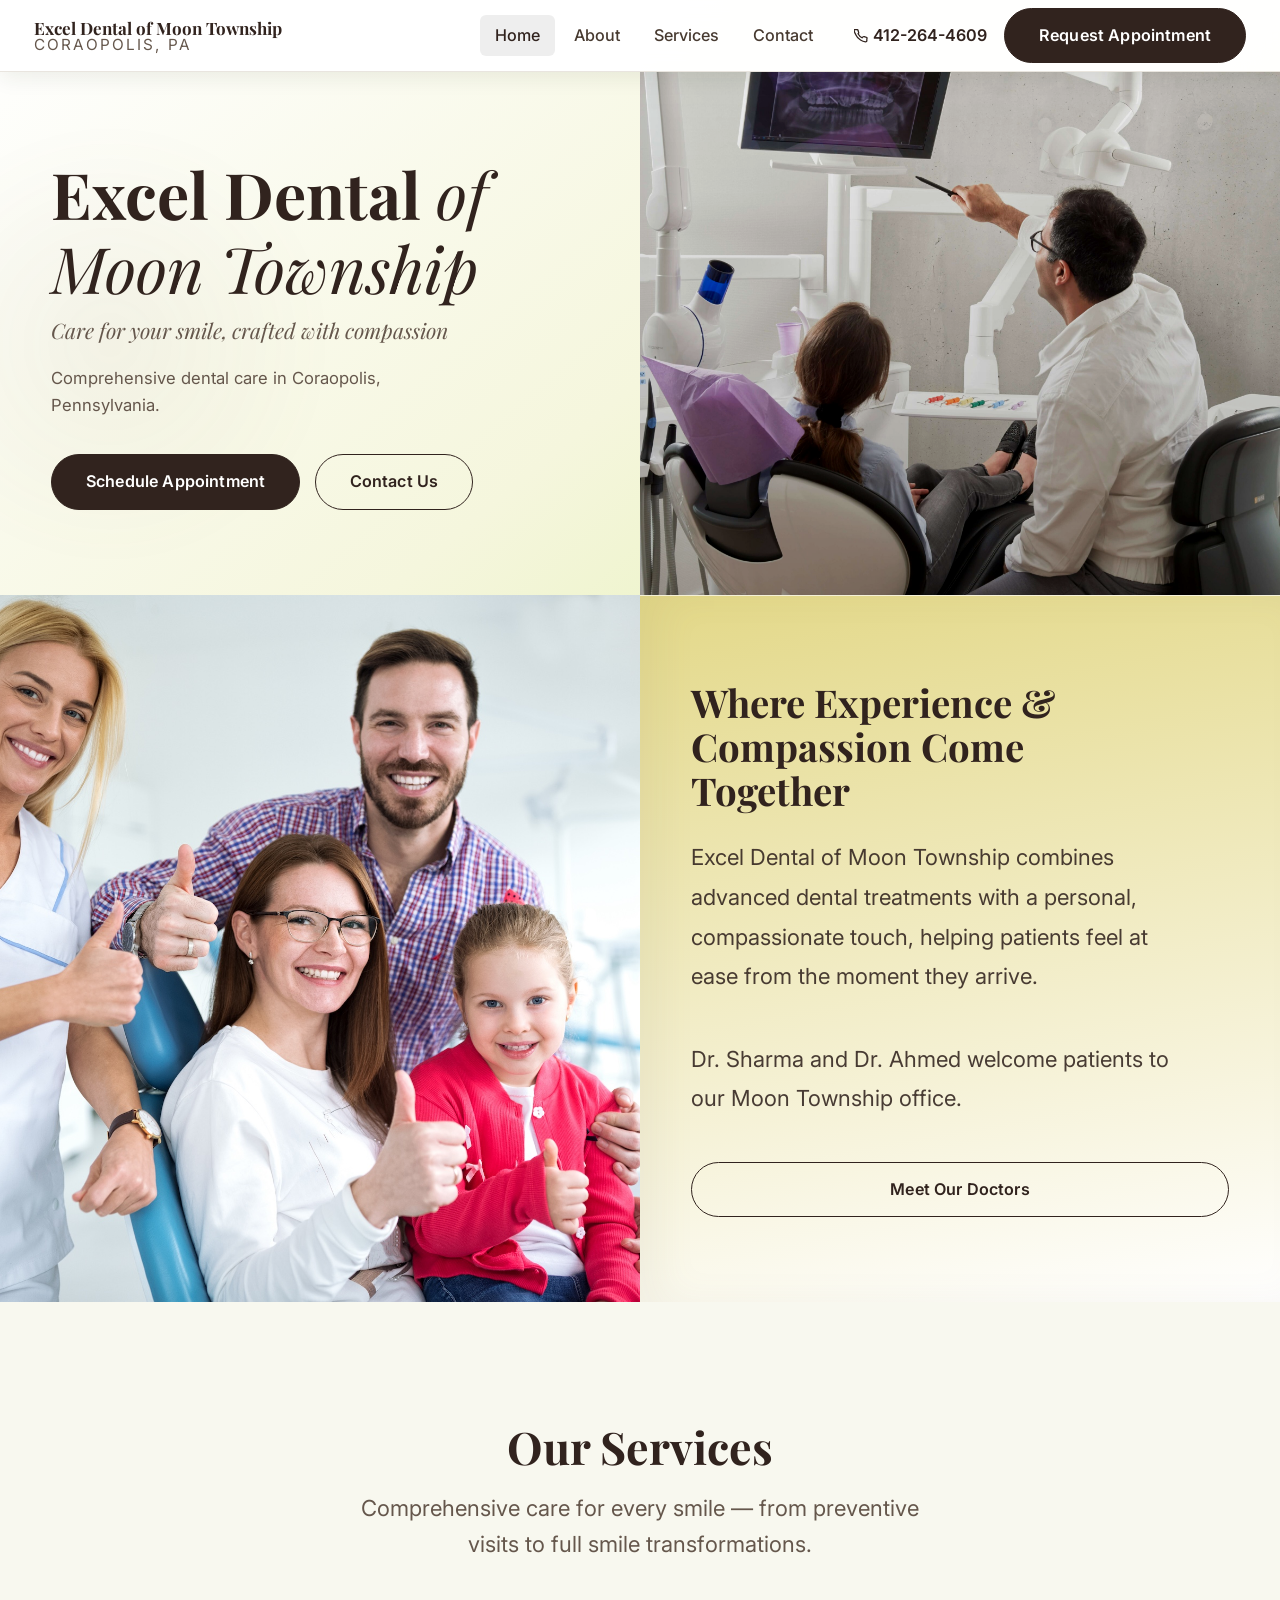
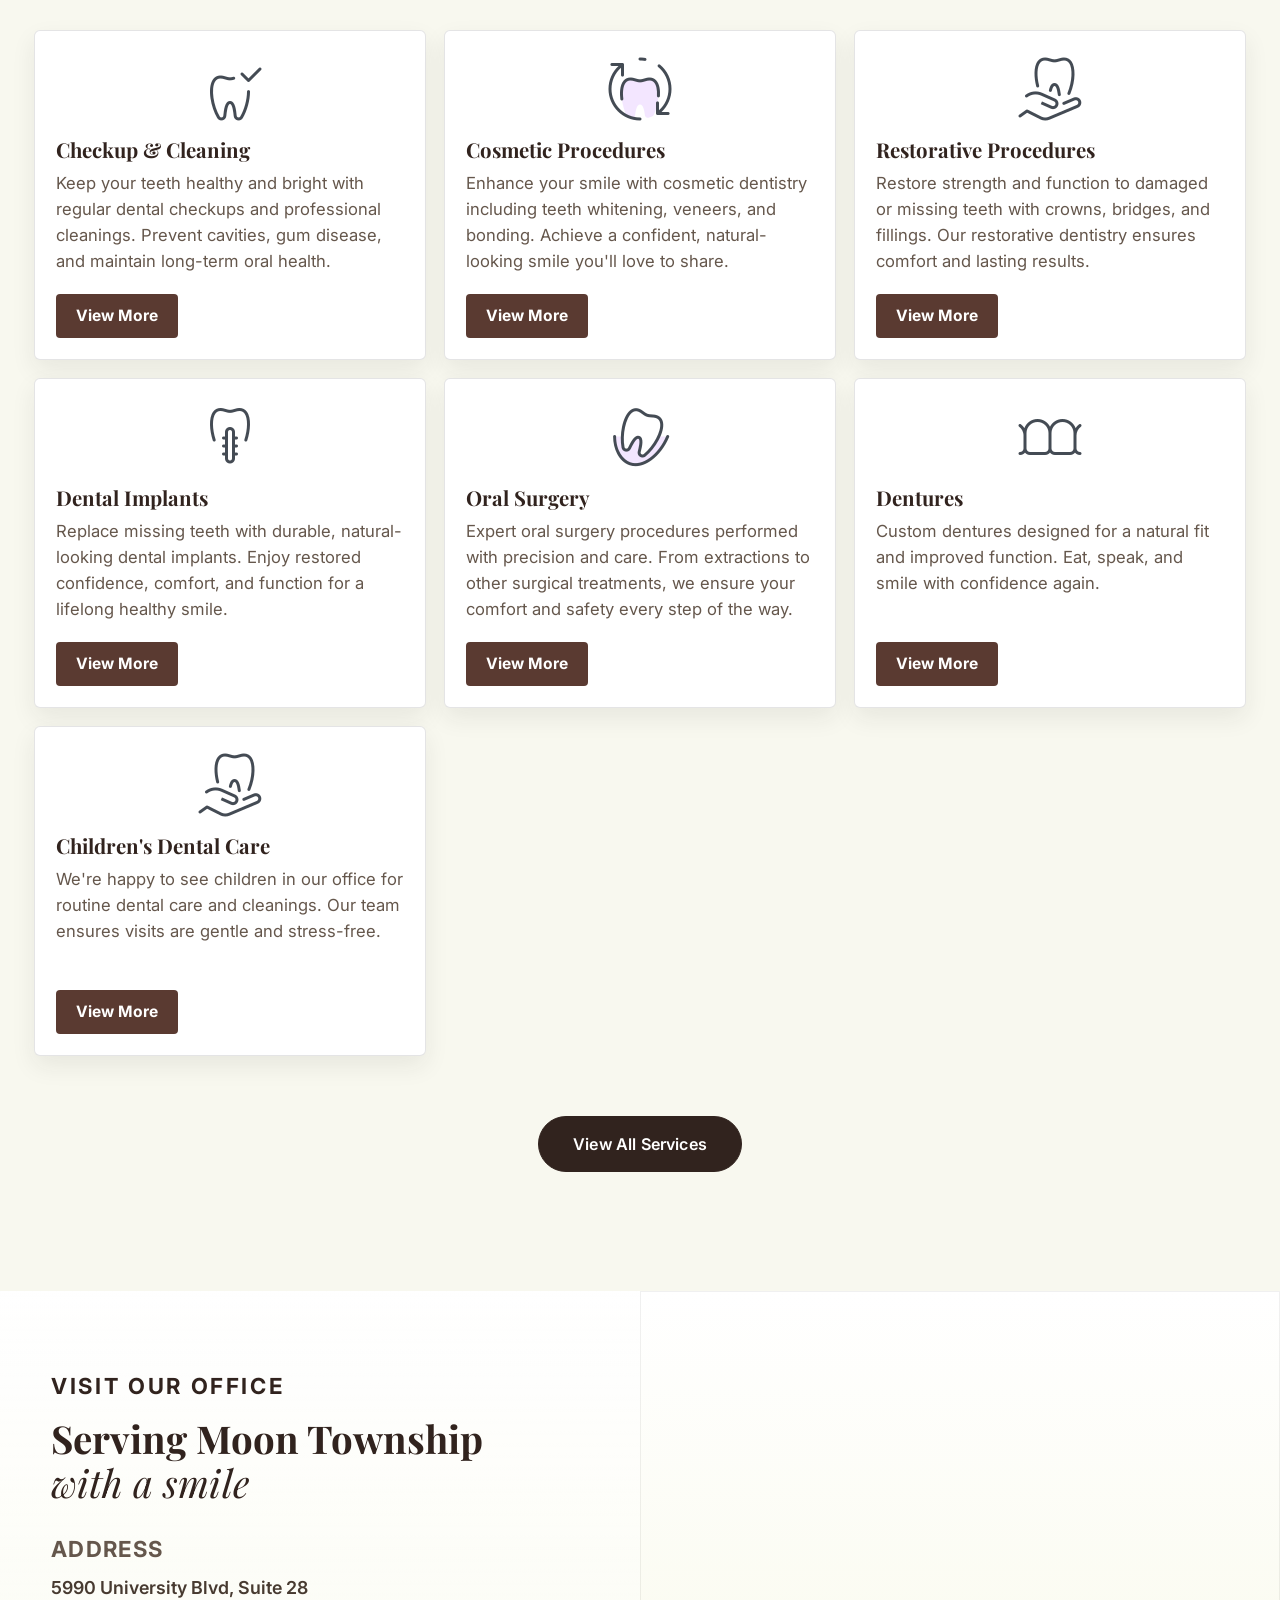
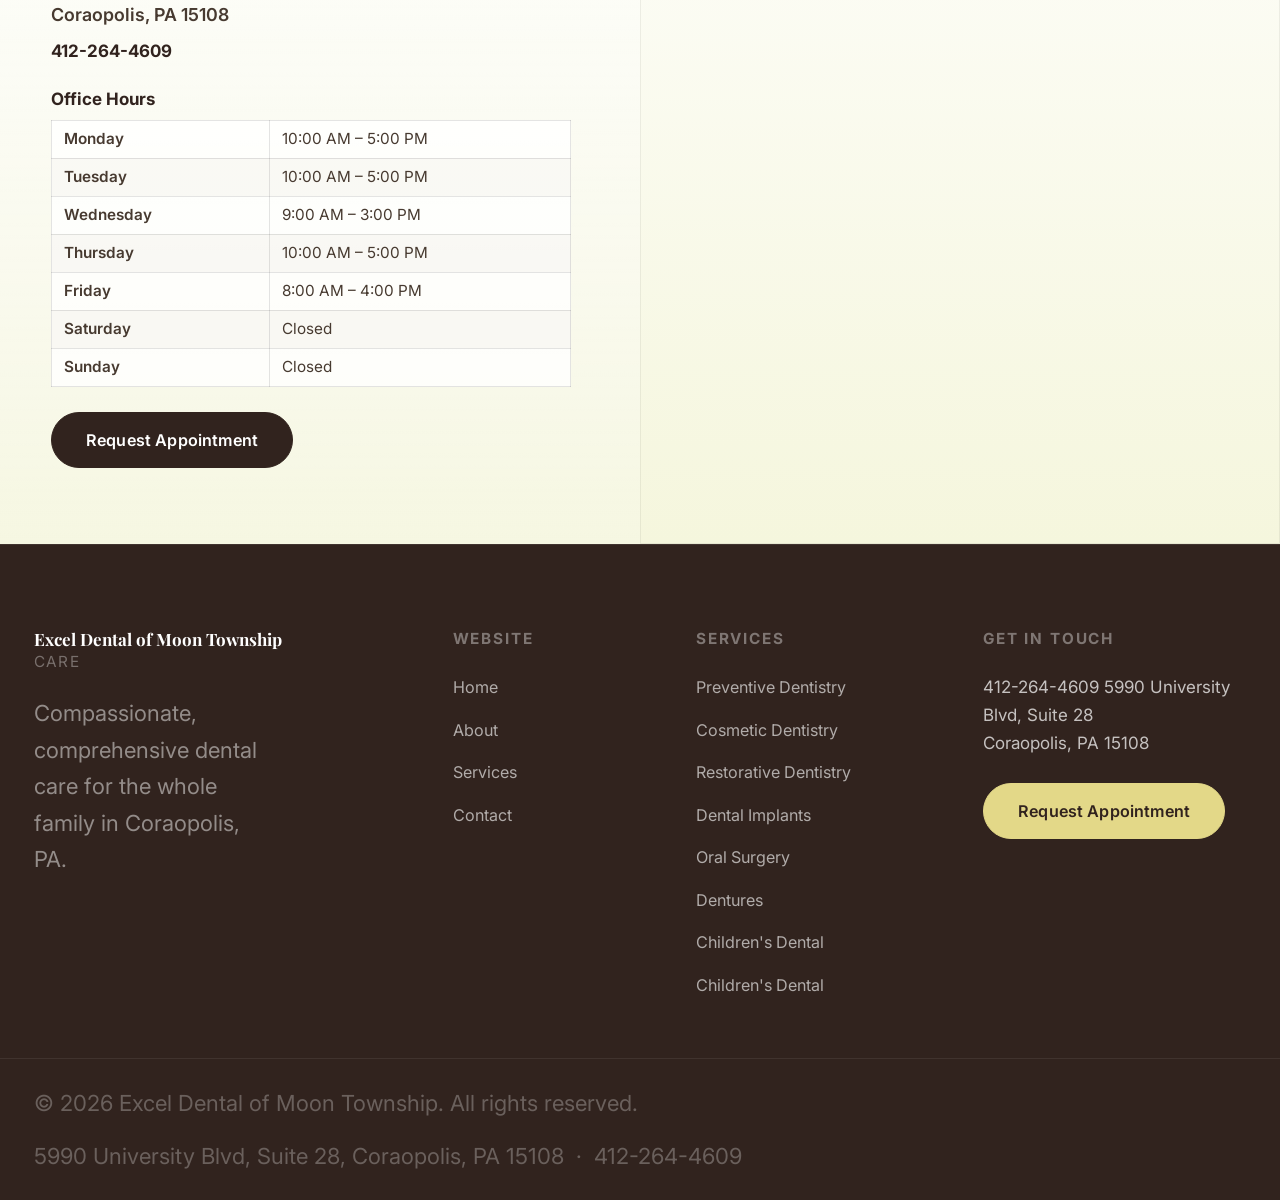
<file: index.html>
<!DOCTYPE html>
<html lang="en">
<head>
  <meta charset="UTF-8" />
  <meta name="viewport" content="width=device-width, initial-scale=1.0" />
  <title>Excel Dental of Moon Township | Comprehensive Dental Care in Coraopolis, PA</title>
  <meta name="description" content="Comprehensive dental care in Coraopolis, PA, from routine cleanings to restorative and cosmetic dentistry, implants, and oral surgery." />
  <link rel="canonical" href="https://exceldentalmoon.com/" />
  <meta property="og:type" content="website" />
  <meta property="og:site_name" content="Excel Dental of Moon Township" />
  <meta property="og:title" content="Excel Dental of Moon Township | Comprehensive Dental Care in Coraopolis, PA" />
  <meta property="og:description" content="Comprehensive dental care in Coraopolis, PA, from routine cleanings to restorative and cosmetic dentistry, implants, and oral surgery." />
  <meta property="og:url" content="https://exceldentalmoon.com/" />
  <meta property="og:image" content="https://exceldentalmoon.com/assets/images/wexford-hero-photo.jpg" />
  <meta name="twitter:card" content="summary_large_image" />
  <meta name="twitter:title" content="Excel Dental of Moon Township | Comprehensive Dental Care in Coraopolis, PA" />
  <meta name="twitter:description" content="Comprehensive dental care in Coraopolis, PA, from routine cleanings to restorative and cosmetic dentistry, implants, and oral surgery." />
  <meta name="twitter:image" content="https://exceldentalmoon.com/assets/images/wexford-hero-photo.jpg" />
  <link rel="preconnect" href="https://fonts.googleapis.com" />
  <link rel="preconnect" href="https://fonts.gstatic.com" crossorigin />
  <link href="https://fonts.googleapis.com/css2?family=Playfair+Display:ital,wght@0,400;0,600;0,700;1,400;1,600&family=Inter:wght@300;400;500;600;700&display=swap" rel="stylesheet" />
  <link rel="stylesheet" href="css/style.css" />
  <link rel="icon" href="favicon.svg" type="image/svg+xml" />
  <script type="application/ld+json">
  {
    "@context": "https://schema.org",
    "@type": "Dentist",
    "name": "Excel Dental of Moon Township",
    "url": "https://exceldentalmoon.com/",
    "image": "https://exceldentalmoon.com/assets/images/wexford-hero-photo.jpg",
    "telephone": "+14122644609",
    "address": {
      "@type": "PostalAddress",
      "streetAddress": "5990 University Blvd, Suite 28",
      "addressLocality": "Coraopolis",
      "addressRegion": "PA",
      "postalCode": "15108",
      "addressCountry": "US"
    },
    "openingHoursSpecification": [
      {
        "@type": "OpeningHoursSpecification",
        "dayOfWeek": [
          "Monday",
          "Tuesday",
          "Thursday"
        ],
        "opens": "10:00",
        "closes": "17:00"
      },
      {
        "@type": "OpeningHoursSpecification",
        "dayOfWeek": "Wednesday",
        "opens": "09:00",
        "closes": "15:00"
      },
      {
        "@type": "OpeningHoursSpecification",
        "dayOfWeek": "Friday",
        "opens": "08:00",
        "closes": "16:00"
      }
    ],
    "hasMap": "https://maps.google.com/?q=5990+University+Blvd+Suite+28+Coraopolis+PA+15108"
  }
  </script>
  <style>
    /* Tooth SVG used inline for logo */
    .tooth-svg { fill: var(--white); }
    .tooth-svg-dark { fill: var(--dark); }
  </style>
</head>
<body>

  <!-- ===== NAVBAR ===== -->
  <header class="navbar" id="navbar">
    <div class="nav-inner">

      <!-- Logo -->
      <a href="index.html" class="nav-logo" aria-label="Excel Dental of Moon Township — home">
        <div class="nav-logo-icon">
          <svg viewBox="-32 0 512 512" xmlns="http://www.w3.org/2000/svg" aria-hidden="true" style="fill:#fff;">
            <path d="M443.98 96.25c-11.01-45.22-47.11-82.06-92.01-93.72-32.19-8.36-63 5.1-89.14 24.33-3.25 2.39-6.96 3.73-10.5 5.48l28.32 18.21c7.42 4.77 9.58 14.67 4.8 22.11-4.46 6.95-14.27 9.86-22.11 4.8L162.83 12.84c-20.7-10.85-43.38-16.4-66.81-10.31-44.9 11.67-81 48.5-92.01 93.72-10.13 41.62-.42 80.81 21.5 110.43 23.36 31.57 32.68 68.66 36.29 107.35 4.4 47.16 10.33 94.16 20.94 140.32l7.8 33.95c3.19 13.87 15.49 23.7 29.67 23.7 13.97 0 26.15-9.55 29.54-23.16l34.47-138.42c4.56-18.32 20.96-31.16 39.76-31.16s35.2 12.85 39.76 31.16l34.47 138.42c3.39 13.61 15.57 23.16 29.54 23.16 14.18 0 26.48-9.83 29.67-23.7l7.8-33.95c10.61-46.15 16.53-93.16 20.94-140.32 3.61-38.7 12.93-75.78 36.29-107.35 21.95-29.61 31.66-68.8 21.53-110.43z"/>
          </svg>
        </div>
        <div class="nav-logo-text">
          <span class="name">Excel Dental of Moon Township</span>
          <span class="tagline">Coraopolis, PA</span>
        </div>
      </a>

      <!-- Desktop menu -->
      <nav class="nav-menu" aria-label="Primary navigation">
        <a href="index.html" class="active">Home</a>
        <a href="about.html">About</a>
        <a href="services.html">Services</a>
        <a href="contact.html">Contact</a>
      </nav>

      <!-- Desktop actions -->
      <div class="nav-actions">
        <a href="tel:4122644609" class="nav-phone">
          <svg width="14" height="14" viewBox="0 0 24 24" fill="none" stroke="currentColor" stroke-width="2.2" stroke-linecap="round" stroke-linejoin="round" aria-hidden="true"><path d="M22 16.92v3a2 2 0 01-2.18 2 19.79 19.79 0 01-8.63-3.07A19.5 19.5 0 013.06 9.81a19.79 19.79 0 01-3.07-8.67A2 2 0 012.18 1h3a2 2 0 012 1.72c.127.96.361 1.903.7 2.81a2 2 0 01-.45 2.11L6.91 8.16a16 16 0 006.93 6.93l1.52-1.52a2 2 0 012.11-.45c.907.339 1.85.573 2.81.7A2 2 0 0122 16.92z"/></svg>
          412-264-4609
        </a>
        <a href="https://appt.link/excel-dental-of-moon-township/dentist-appointment" class="btn btn-dark">Request Appointment</a>
      </div>

      <!-- Hamburger -->
      <button class="nav-hamburger" id="navHamburger" aria-label="Toggle menu" aria-expanded="false">
        <span></span><span></span><span></span>
      </button>
    </div>

    <!-- Mobile drawer -->
    <nav class="nav-mobile" aria-label="Mobile navigation">
      <a href="index.html">Home</a>
      <a href="about.html">About</a>
      <a href="services.html">Services</a>
      <a href="contact.html">Contact</a>
      <div class="nav-mobile-cta">
        <a href="tel:4122644609" class="btn btn-outline">📞 412-264-4609</a>
        <a href="https://appt.link/excel-dental-of-moon-township/dentist-appointment" class="btn btn-dark">Request Appointment</a>
      </div>
    </nav>
  </header>

  <!-- ===== HERO ===== -->
  <section class="hero" aria-labelledby="hero-heading">
    <div class="hero-left">
      <div class="hero-text">
        <h1 class="hero-h1" id="hero-heading">Excel Dental <em>of Moon Township</em></h1>
        <p class="hero-tagline">Care for your smile, crafted with compassion</p>
        <p class="hero-desc">Comprehensive dental care in Coraopolis, Pennsylvania.</p>
        <div class="hero-actions">
          <a href="https://appt.link/excel-dental-of-moon-township/dentist-appointment" class="btn btn-dark">Schedule Appointment</a>
          <a href="contact.html" class="btn btn-outline">Contact Us</a>
        </div>
      </div>
    </div>
    <div class="hero-right">
      <img
        src="assets/images/wexford-hero-photo.jpg"
        alt="A dentist reviewing an X-ray with a patient"
        loading="eager"
      />
    </div>
  </section>

  <!-- ===== ABOUT ===== -->
  <section class="about" aria-labelledby="about-heading">
    <div class="about-left" data-reveal="fade-left">
      <img
        src="assets/images/wexford-about-photo.jpg"
        alt="A family with a dental professional"
        loading="lazy"
      />
    </div>
    <div class="about-right" data-reveal="fade-right">
      <h2 id="about-heading">Where Experience &amp; Compassion Come Together</h2>
      <p>Excel Dental of Moon Township combines advanced dental treatments with a personal, compassionate touch, helping patients feel at ease from the moment they arrive.</p>
      <p>Dr. Sharma and Dr. Ahmed welcome patients to our Moon Township office.</p>
      <a href="about.html" class="btn btn-outline">Meet Our Doctors</a>
    </div>
  </section>

  <!-- ===== SERVICES ===== -->
  <section class="services" id="services" aria-labelledby="services-heading">
    <div class="services-intro fade-up">
      <h2 id="services-heading">Our Services</h2>
      <p>Comprehensive care for every smile — from preventive visits to full smile transformations.</p>
    </div>

    <div class="services-grid">

      <article class="srv-card fade-up" aria-label="Checkup and Cleaning">
        <div class="srv-bg" style="background-image:url('assets/images/service-cleaning.png');"></div>
        <div class="srv-overlay"></div>
        <div class="srv-body">
          <h3>Checkup &amp; Cleaning</h3>
          <p class="srv-desc">Keep your teeth healthy and bright with regular dental checkups and professional cleanings. Prevent cavities, gum disease, and maintain long-term oral health.</p>
          <a href="cleaning-and-prevention.html" class="srv-link">View More</a>
        </div>
      </article>

      <article class="srv-card fade-up" aria-label="Cosmetic Procedures">
        <div class="srv-bg" style="background-image:url('assets/images/service-cosmetic.png');"></div>
        <div class="srv-overlay"></div>
        <div class="srv-body">
          <h3>Cosmetic Procedures</h3>
          <p class="srv-desc">Enhance your smile with cosmetic dentistry including teeth whitening, veneers, and bonding. Achieve a confident, natural-looking smile you'll love to share.</p>
          <a href="cosmetic-dentistry.html" class="srv-link">View More</a>
        </div>
      </article>

      <article class="srv-card fade-up" aria-label="Restorative Procedures">
        <div class="srv-bg" style="background-image:url('assets/images/service-restorative.png');"></div>
        <div class="srv-overlay"></div>
        <div class="srv-body">
          <h3>Restorative Procedures</h3>
          <p class="srv-desc">Restore strength and function to damaged or missing teeth with crowns, bridges, and fillings. Our restorative dentistry ensures comfort and lasting results.</p>
          <a href="restorative-dentistry.html" class="srv-link">View More</a>
        </div>
      </article>

      <article class="srv-card fade-up" aria-label="Dental Implants">
        <div class="srv-bg" style="background-image:url('assets/images/service-implants.png');"></div>
        <div class="srv-overlay"></div>
        <div class="srv-body">
          <h3>Dental Implants</h3>
          <p class="srv-desc">Replace missing teeth with durable, natural-looking dental implants. Enjoy restored confidence, comfort, and function for a lifelong healthy smile.</p>
          <a href="dental-implants.html" class="srv-link">View More</a>
        </div>
      </article>

      <article class="srv-card fade-up" aria-label="Oral Surgery">
        <div class="srv-bg" style="background-image:url('assets/images/service-oral-surgery.png');"></div>
        <div class="srv-overlay"></div>
        <div class="srv-body">
          <h3>Oral Surgery</h3>
          <p class="srv-desc">Expert oral surgery procedures performed with precision and care. From extractions to other surgical treatments, we ensure your comfort and safety every step of the way.</p>
          <a href="oral-surgery.html" class="srv-link">View More</a>
        </div>
      </article>

      <article class="srv-card fade-up" aria-label="Dentures">
        <div class="srv-bg" style="background-image:url('assets/images/service-dentures.png');"></div>
        <div class="srv-overlay"></div>
        <div class="srv-body">
          <h3>Dentures</h3>
          <p class="srv-desc">Custom dentures designed for a natural fit and improved function. Eat, speak, and smile with confidence again.</p>
          <a href="dentures.html" class="srv-link">View More</a>
        </div>
      </article>

      <article class="srv-card fade-up" aria-label="Children's Dental Care">
        <div class="srv-bg" style="background-image:url('assets/images/service-children.png');"></div>
        <div class="srv-overlay"></div>
        <div class="srv-body">
          <h3>Children's Dental Care</h3>
          <p class="srv-desc">We're happy to see children in our office for routine dental care and cleanings. Our team ensures visits are gentle and stress-free.</p>
          <a href="pediatric-dentistry.html" class="srv-link">View More</a>
        </div>
      </article>

    </div><!-- /services-grid -->

    <div class="services-footer fade-up">
      <a href="services.html" class="btn btn-dark">View All Services</a>
    </div>
  </section>

  <section class="location home-location" aria-labelledby="visit-heading">
    <div class="location-info" data-reveal="fade-left">
      <p class="eyebrow">Visit Our Office</p>
      <h2 id="visit-heading">Serving Moon Township <em>with a smile</em></h2>

      <div class="visit-address">
        <p class="info-label">Address</p>
        <address><a href="https://maps.google.com/?q=5990+University+Blvd+Suite+28+Coraopolis+PA+15108" target="_blank" rel="noopener">5990 University Blvd, Suite 28<br />Coraopolis, PA 15108</a></address>
        <a class="visit-phone" href="tel:+14122644609">412-264-4609</a>
      </div>

      <div class="visit-hours">
        <h3>Office Hours</h3>
        <table>
          <tbody>
            <tr><th scope="row">Monday</th><td>10:00 AM – 5:00 PM</td></tr>
            <tr><th scope="row">Tuesday</th><td>10:00 AM – 5:00 PM</td></tr>
            <tr><th scope="row">Wednesday</th><td>9:00 AM – 3:00 PM</td></tr>
            <tr><th scope="row">Thursday</th><td>10:00 AM – 5:00 PM</td></tr>
            <tr><th scope="row">Friday</th><td>8:00 AM – 4:00 PM</td></tr>
            <tr><th scope="row">Saturday</th><td>Closed</td></tr>
            <tr><th scope="row">Sunday</th><td>Closed</td></tr>
          </tbody>
        </table>
      </div>

      <a href="https://appt.link/excel-dental-of-moon-township/dentist-appointment" class="btn btn-dark visit-appointment">Request Appointment</a>
    </div>
    <div class="location-map" data-reveal="fade-right">
      <iframe
        src="https://maps.google.com/maps?q=5990+University+Blvd+Suite+28+Coraopolis+PA+15108&z=15&output=embed"
        loading="lazy"
        title="Map to Excel Dental of Moon Township at 5990 University Blvd, Suite 28"
        allowfullscreen>
      </iframe>
    </div>
  </section>

  <!-- ===== FOOTER ===== -->
  <footer class="footer">
    <div class="footer-main">

      <!-- Brand -->
      <div class="footer-brand">
        <div class="f-logo">
          <div class="f-logo-icon">
            <svg viewBox="-32 0 512 512" xmlns="http://www.w3.org/2000/svg" aria-hidden="true" style="fill:#2a2a2a;">
              <path d="M443.98 96.25c-11.01-45.22-47.11-82.06-92.01-93.72-32.19-8.36-63 5.1-89.14 24.33-3.25 2.39-6.96 3.73-10.5 5.48l28.32 18.21c7.42 4.77 9.58 14.67 4.8 22.11-4.46 6.95-14.27 9.86-22.11 4.8L162.83 12.84c-20.7-10.85-43.38-16.4-66.81-10.31-44.9 11.67-81 48.5-92.01 93.72-10.13 41.62-.42 80.81 21.5 110.43 23.36 31.57 32.68 68.66 36.29 107.35 4.4 47.16 10.33 94.16 20.94 140.32l7.8 33.95c3.19 13.87 15.49 23.7 29.67 23.7 13.97 0 26.15-9.55 29.54-23.16l34.47-138.42c4.56-18.32 20.96-31.16 39.76-31.16s35.2 12.85 39.76 31.16l34.47 138.42c3.39 13.61 15.57 23.16 29.54 23.16 14.18 0 26.48-9.83 29.67-23.7l7.8-33.95c10.61-46.15 16.53-93.16 20.94-140.32 3.61-38.7 12.93-75.78 36.29-107.35 21.95-29.61 31.66-68.8 21.53-110.43z"/>
            </svg>
          </div>
          <div class="f-logo-text">
            <span class="name">Excel Dental of Moon Township</span>
            <span class="care">Care</span>
          </div>
        </div>
        <p>Compassionate, comprehensive dental care for the whole family in Coraopolis, PA.</p>
      </div>

      <!-- Website Links -->
      <div class="footer-col">
        <h4>Website</h4>
        <ul>
          <li><a href="index.html">Home</a></li>
          <li><a href="about.html">About</a></li>
          <li><a href="services.html">Services</a></li>
          <li><a href="contact.html">Contact</a></li>
        </ul>
      </div>

      <!-- Services Links -->
      <div class="footer-col">
        <h4>Services</h4>
        <ul>
          <li><a href="cleaning-and-prevention.html">Preventive Dentistry</a></li>
          <li><a href="cosmetic-dentistry.html">Cosmetic Dentistry</a></li>
          <li><a href="restorative-dentistry.html">Restorative Dentistry</a></li>
          <li><a href="dental-implants.html">Dental Implants</a></li>
          <li><a href="oral-surgery.html">Oral Surgery</a></li>
          <li><a href="dentures.html">Dentures</a></li>
          <li><a href="pediatric-dentistry.html">Children's Dental</a></li>
          <li><a href="services.html#children">Children's Dental</a></li>
        </ul>
      </div>

      <!-- Contact -->
      <div class="footer-col">
        <h4>Get In Touch</h4>
        <div class="footer-contact-info">
          <a href="tel:4122644609">412-264-4609</a>
          <a href="https://maps.google.com/?q=5990+University+Blvd+Suite+28+Coraopolis+PA+15108" target="_blank" rel="noopener">
            5990 University Blvd, Suite 28<br>Coraopolis, PA 15108
          </a>
        </div>
        <a href="https://appt.link/excel-dental-of-moon-township/dentist-appointment" class="btn btn-accent footer-appt-btn">Request Appointment</a>
      </div>

    </div><!-- /footer-main -->

    <div class="footer-bottom">
      <p>&copy; <span id="year"></span> Excel Dental of Moon Township. All rights reserved.</p>
      <p>5990 University Blvd, Suite 28, Coraopolis, PA 15108 &nbsp;·&nbsp; 412-264-4609</p>
    </div>
  </footer>

  <script src="js/main.js"></script>
</body>
</html>
</file>
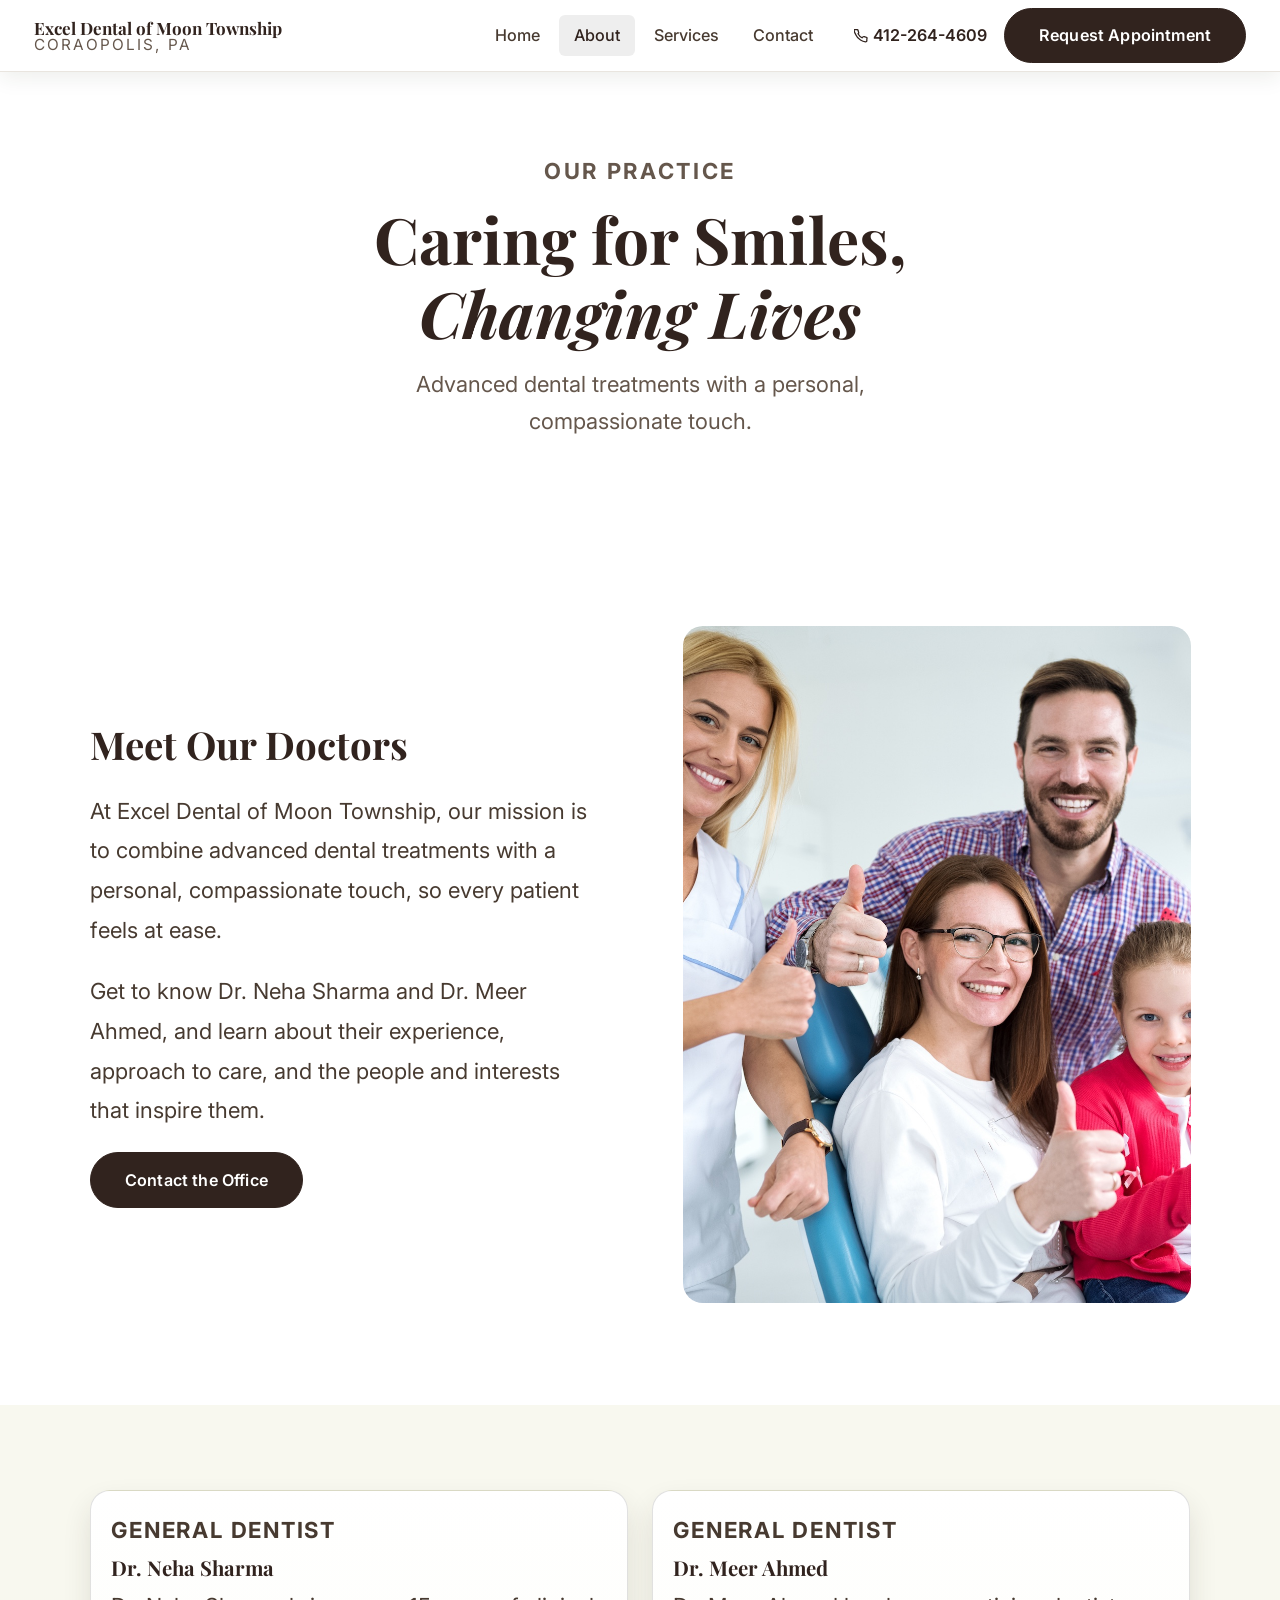
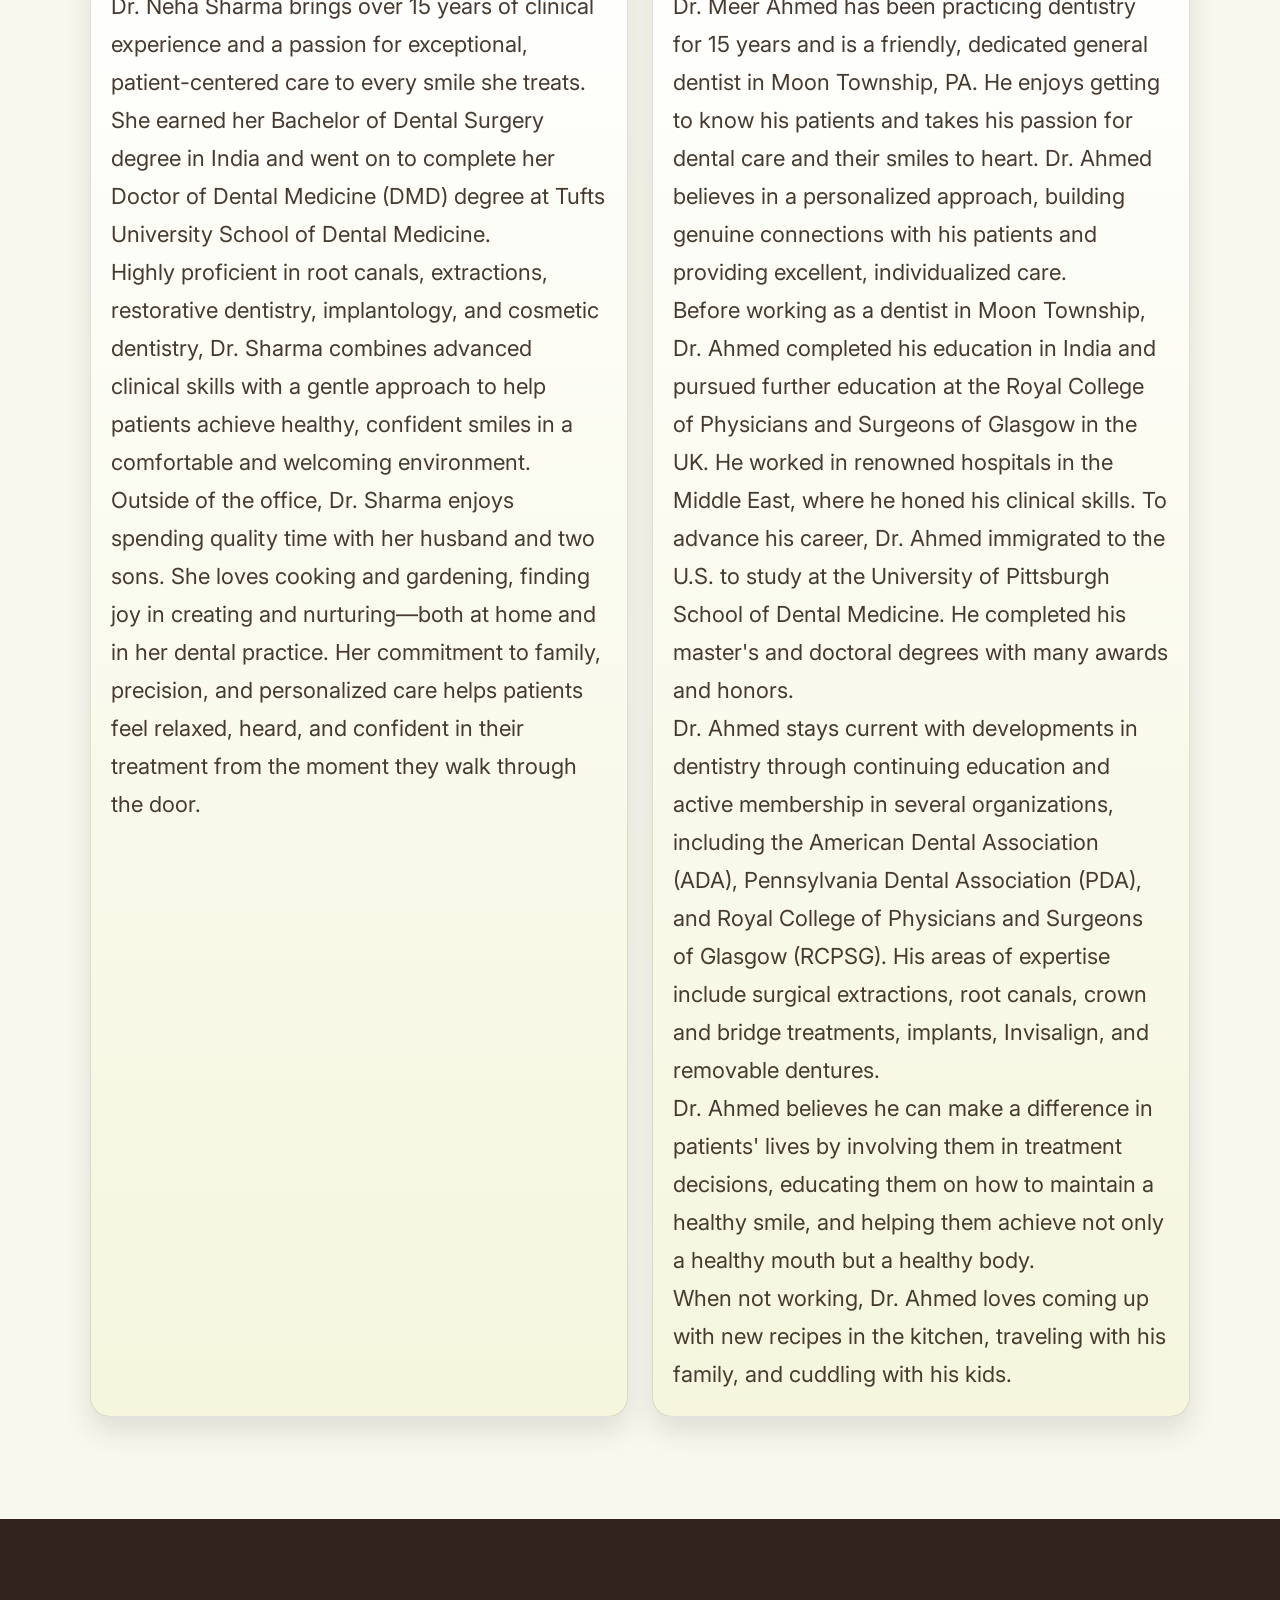
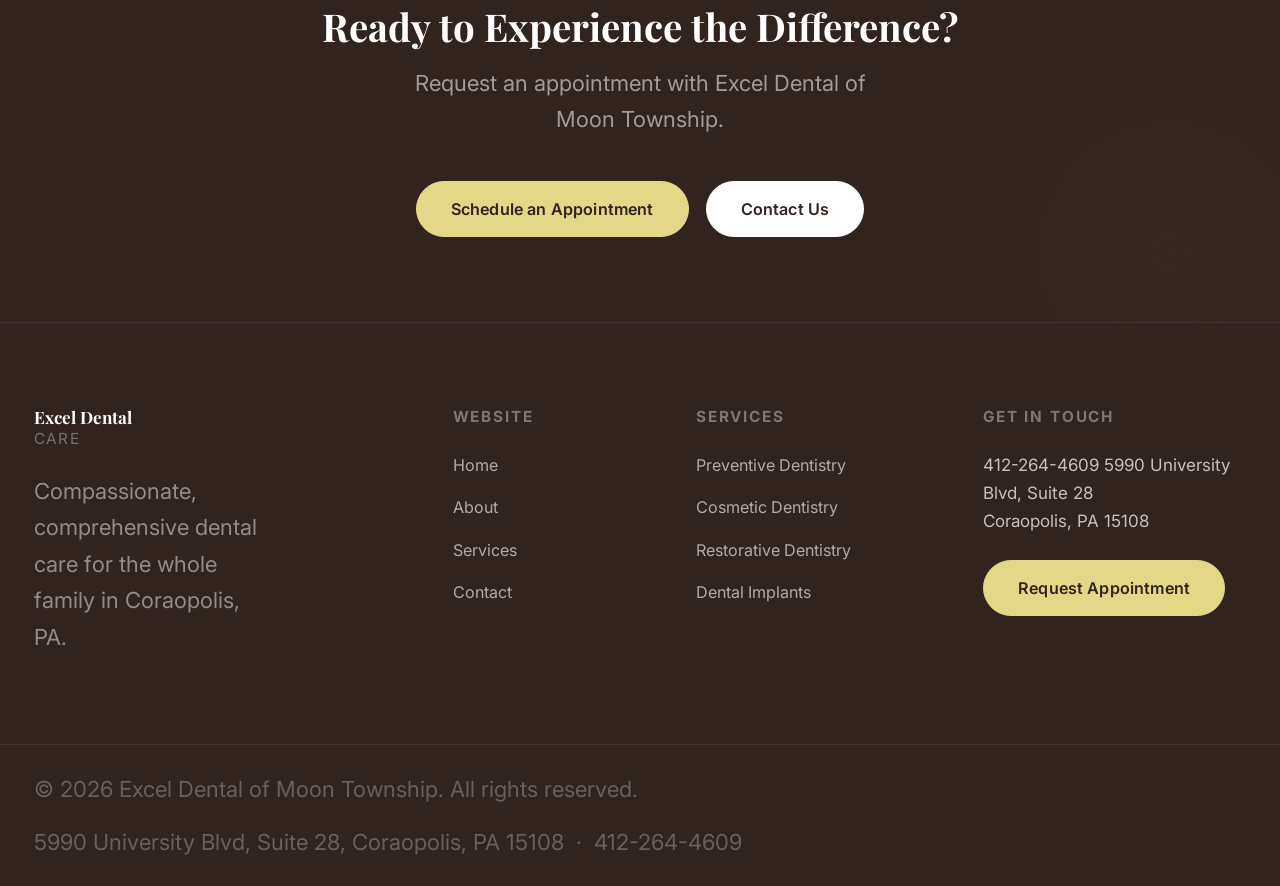
<file: about.html>
<!DOCTYPE html>
<html lang="en">
<head>
  <meta charset="UTF-8" />
  <meta name="viewport" content="width=device-width, initial-scale=1.0" />
  <title>About | Excel Dental of Moon Township</title>
  <meta name="description" content="Meet Dr. Sharma and Dr. Ahmed and learn about Excel Dental of Moon Township's compassionate approach to general and cosmetic dentistry." />
  <link rel="canonical" href="https://exceldentalmoon.com/about.html" />
  <meta property="og:type" content="website" />
  <meta property="og:site_name" content="Excel Dental of Moon Township" />
  <meta property="og:title" content="About Us | Excel Dental of Moon Township" />
  <meta property="og:description" content="Meet Dr. Sharma and Dr. Ahmed and learn about Excel Dental of Moon Township's compassionate approach to general and cosmetic dentistry." />
  <meta property="og:url" content="https://exceldentalmoon.com/about.html" />
  <meta property="og:image" content="https://exceldentalmoon.com/assets/images/wexford-hero-photo.jpg" />
  <meta name="twitter:card" content="summary_large_image" />
  <meta name="twitter:title" content="About Us | Excel Dental of Moon Township" />
  <meta name="twitter:description" content="Meet Dr. Sharma and Dr. Ahmed and learn about Excel Dental of Moon Township's compassionate approach to general and cosmetic dentistry." />
  <meta name="twitter:image" content="https://exceldentalmoon.com/assets/images/wexford-hero-photo.jpg" />
  <link rel="preconnect" href="https://fonts.googleapis.com" />
  <link rel="preconnect" href="https://fonts.gstatic.com" crossorigin />
  <link href="https://fonts.googleapis.com/css2?family=Playfair+Display:ital,wght@0,400;0,600;0,700;1,400;1,600&family=Inter:wght@300;400;500;600;700&display=swap" rel="stylesheet" />
  <link rel="stylesheet" href="css/style.css" />
  <link rel="icon" href="favicon.svg" type="image/svg+xml" />
  <script type="application/ld+json">
  {
    "@context": "https://schema.org",
    "@type": "MedicalOrganization",
    "name": "Excel Dental of Moon Township",
    "url": "https://exceldentalmoon.com/about.html",
    "description": "Meet Dr. Sharma and Dr. Ahmed and learn about Excel Dental of Moon Township's compassionate approach to general and cosmetic dentistry.",
    "telephone": "+14122644609",
    "address": {
      "@type": "PostalAddress",
      "streetAddress": "5990 University Blvd, Suite 28",
      "addressLocality": "Coraopolis",
      "addressRegion": "PA",
      "postalCode": "15108",
      "addressCountry": "US"
    },
    "medicalSpecialty": "Dentistry"
  }
  </script>
</head>
<body>

  <!-- ===== NAVBAR ===== -->
  <header class="navbar" id="navbar">
    <div class="nav-inner">
      <a href="index.html" class="nav-logo" aria-label="Excel Dental of Moon Township — home">
        <div class="nav-logo-icon">
          <svg viewBox="-32 0 512 512" xmlns="http://www.w3.org/2000/svg" aria-hidden="true" style="fill:#fff;">
            <path d="M443.98 96.25c-11.01-45.22-47.11-82.06-92.01-93.72-32.19-8.36-63 5.1-89.14 24.33-3.25 2.39-6.96 3.73-10.5 5.48l28.32 18.21c7.42 4.77 9.58 14.67 4.8 22.11-4.46 6.95-14.27 9.86-22.11 4.8L162.83 12.84c-20.7-10.85-43.38-16.4-66.81-10.31-44.9 11.67-81 48.5-92.01 93.72-10.13 41.62-.42 80.81 21.5 110.43 23.36 31.57 32.68 68.66 36.29 107.35 4.4 47.16 10.33 94.16 20.94 140.32l7.8 33.95c3.19 13.87 15.49 23.7 29.67 23.7 13.97 0 26.15-9.55 29.54-23.16l34.47-138.42c4.56-18.32 20.96-31.16 39.76-31.16s35.2 12.85 39.76 31.16l34.47 138.42c3.39 13.61 15.57 23.16 29.54 23.16 14.18 0 26.48-9.83 29.67-23.7l7.8-33.95c10.61-46.15 16.53-93.16 20.94-140.32 3.61-38.7 12.93-75.78 36.29-107.35 21.95-29.61 31.66-68.8 21.53-110.43z"/>
          </svg>
        </div>
        <div class="nav-logo-text">
          <span class="name">Excel Dental of Moon Township</span>
          <span class="tagline">Coraopolis, PA</span>
        </div>
      </a>
      <nav class="nav-menu" aria-label="Primary navigation">
        <a href="index.html">Home</a>
        <a href="about.html" class="active">About</a>
        <a href="services.html">Services</a>
        <a href="contact.html">Contact</a>
      </nav>
      <div class="nav-actions">
        <a href="tel:4122644609" class="nav-phone">
          <svg width="14" height="14" viewBox="0 0 24 24" fill="none" stroke="currentColor" stroke-width="2.2" stroke-linecap="round" stroke-linejoin="round" aria-hidden="true"><path d="M22 16.92v3a2 2 0 01-2.18 2 19.79 19.79 0 01-8.63-3.07A19.5 19.5 0 013.06 9.81a19.79 19.79 0 01-3.07-8.67A2 2 0 012.18 1h3a2 2 0 012 1.72c.127.96.361 1.903.7 2.81a2 2 0 01-.45 2.11L6.91 8.16a16 16 0 006.93 6.93l1.52-1.52a2 2 0 012.11-.45c.907.339 1.85.573 2.81.7A2 2 0 0122 16.92z"/></svg>
          412-264-4609
        </a>
        <a href="https://appt.link/excel-dental-of-moon-township/dentist-appointment" class="btn btn-dark">Request Appointment</a>
      </div>
      <button class="nav-hamburger" id="navHamburger" aria-label="Toggle menu" aria-expanded="false">
        <span></span><span></span><span></span>
      </button>
    </div>
    <nav class="nav-mobile" aria-label="Mobile navigation">
      <a href="index.html">Home</a>
      <a href="about.html">About</a>
      <a href="services.html">Services</a>
      <a href="contact.html">Contact</a>
      <div class="nav-mobile-cta">
        <a href="tel:4122644609" class="btn btn-outline">📞 412-264-4609</a>
        <a href="https://appt.link/excel-dental-of-moon-township/dentist-appointment" class="btn btn-dark">Request Appointment</a>
      </div>
    </nav>
  </header>

  <!-- ===== PAGE HEADER ===== -->
  <section class="page-header">
    <p class="tag">Our Practice</p>
    <h1>Caring for Smiles,<br><em>Changing Lives</em></h1>
    <p>Advanced dental treatments with a personal, compassionate touch.</p>
  </section>

  <section class="about-story" aria-labelledby="story-heading">
    <div class="about-story-inner">
      <div class="about-story-text fade-up" data-reveal="fade-left">
        <h2 id="story-heading">Meet Our Doctors</h2>
        <p>At Excel Dental of Moon Township, our mission is to combine advanced dental treatments with a personal, compassionate touch, so every patient feels at ease.</p>
        <p>Get to know Dr. Neha Sharma and Dr. Meer Ahmed, and learn about their experience, approach to care, and the people and interests that inspire them.</p>
        <a href="contact.html" class="btn btn-dark">Contact the Office</a>
      </div>
      <div class="about-story-img fade-up" data-reveal="fade-right">
        <img src="assets/images/wexford-about-photo.jpg" alt="A family with a dental professional" loading="lazy" />
      </div>
    </div>
  </section>

  <section class="team-profiles-section doctor-bios" aria-label="Meet the doctors">
    <div class="team-profiles-inner">
      <div class="profile-grid">
        <article class="profile-card">
          <div class="profile-card-body">
            <p class="profile-role">General Dentist</p>
            <h2 class="profile-name">Dr. Neha Sharma</h2>
            <p>Dr. Neha Sharma brings over 15 years of clinical experience and a passion for exceptional, patient-centered care to every smile she treats. She earned her Bachelor of Dental Surgery degree in India and went on to complete her Doctor of Dental Medicine (DMD) degree at Tufts University School of Dental Medicine.</p>
            <p>Highly proficient in root canals, extractions, restorative dentistry, implantology, and cosmetic dentistry, Dr. Sharma combines advanced clinical skills with a gentle approach to help patients achieve healthy, confident smiles in a comfortable and welcoming environment.</p>
            <p>Outside of the office, Dr. Sharma enjoys spending quality time with her husband and two sons. She loves cooking and gardening, finding joy in creating and nurturing—both at home and in her dental practice. Her commitment to family, precision, and personalized care helps patients feel relaxed, heard, and confident in their treatment from the moment they walk through the door.</p>
          </div>
        </article>
        <article class="profile-card">
          <div class="profile-card-body">
            <p class="profile-role">General Dentist</p>
            <h2 class="profile-name">Dr. Meer Ahmed</h2>
            <p>Dr. Meer Ahmed has been practicing dentistry for 15 years and is a friendly, dedicated general dentist in Moon Township, PA. He enjoys getting to know his patients and takes his passion for dental care and their smiles to heart. Dr. Ahmed believes in a personalized approach, building genuine connections with his patients and providing excellent, individualized care.</p>
            <p>Before working as a dentist in Moon Township, Dr. Ahmed completed his education in India and pursued further education at the Royal College of Physicians and Surgeons of Glasgow in the UK. He worked in renowned hospitals in the Middle East, where he honed his clinical skills. To advance his career, Dr. Ahmed immigrated to the U.S. to study at the University of Pittsburgh School of Dental Medicine. He completed his master's and doctoral degrees with many awards and honors.</p>
            <p>Dr. Ahmed stays current with developments in dentistry through continuing education and active membership in several organizations, including the American Dental Association (ADA), Pennsylvania Dental Association (PDA), and Royal College of Physicians and Surgeons of Glasgow (RCPSG). His areas of expertise include surgical extractions, root canals, crown and bridge treatments, implants, Invisalign, and removable dentures.</p>
            <p>Dr. Ahmed believes he can make a difference in patients' lives by involving them in treatment decisions, educating them on how to maintain a healthy smile, and helping them achieve not only a healthy mouth but a healthy body.</p>
            <p>When not working, Dr. Ahmed loves coming up with new recipes in the kitchen, traveling with his family, and cuddling with his kids.</p>
          </div>
        </article>
      </div>
    </div>
  </section>

  <!-- ===== CTA BANNER ===== -->
  <section class="cta-banner" aria-labelledby="cta-heading">
    <h2 id="cta-heading" class="fade-up">Ready to Experience the Difference?</h2>
    <p class="fade-up">Request an appointment with Excel Dental of Moon Township.</p>
    <div class="cta-actions fade-up">
      <a href="https://appt.link/excel-dental-of-moon-township/dentist-appointment" class="btn btn-accent">Schedule an Appointment</a>
      <a href="contact.html" class="btn btn-light">Contact Us</a>
    </div>
  </section>

  <!-- ===== FOOTER ===== -->
  <footer class="footer">
    <div class="footer-main">
      <div class="footer-brand">
        <div class="f-logo">
          <div class="f-logo-icon">
            <svg viewBox="-32 0 512 512" xmlns="http://www.w3.org/2000/svg" aria-hidden="true" style="fill:#2a2a2a;">
              <path d="M443.98 96.25c-11.01-45.22-47.11-82.06-92.01-93.72-32.19-8.36-63 5.1-89.14 24.33-3.25 2.39-6.96 3.73-10.5 5.48l28.32 18.21c7.42 4.77 9.58 14.67 4.8 22.11-4.46 6.95-14.27 9.86-22.11 4.8L162.83 12.84c-20.7-10.85-43.38-16.4-66.81-10.31-44.9 11.67-81 48.5-92.01 93.72-10.13 41.62-.42 80.81 21.5 110.43 23.36 31.57 32.68 68.66 36.29 107.35 4.4 47.16 10.33 94.16 20.94 140.32l7.8 33.95c3.19 13.87 15.49 23.7 29.67 23.7 13.97 0 26.15-9.55 29.54-23.16l34.47-138.42c4.56-18.32 20.96-31.16 39.76-31.16s35.2 12.85 39.76 31.16l34.47 138.42c3.39 13.61 15.57 23.16 29.54 23.16 14.18 0 26.48-9.83 29.67-23.7l7.8-33.95c10.61-46.15 16.53-93.16 20.94-140.32 3.61-38.7 12.93-75.78 36.29-107.35 21.95-29.61 31.66-68.8 21.53-110.43z"/>
            </svg>
          </div>
          <div class="f-logo-text"><span class="name">Excel Dental</span><span class="care">Care</span></div>
        </div>
        <p>Compassionate, comprehensive dental care for the whole family in Coraopolis, PA.</p>
      </div>
      <div class="footer-col">
        <h4>Website</h4>
        <ul>
          <li><a href="index.html">Home</a></li>
          <li><a href="about.html">About</a></li>
          <li><a href="services.html">Services</a></li>
          <li><a href="contact.html">Contact</a></li>
        </ul>
      </div>
      <div class="footer-col">
        <h4>Services</h4>
        <ul>
          <li><a href="cleaning-and-prevention.html">Preventive Dentistry</a></li>
          <li><a href="cosmetic-dentistry.html">Cosmetic Dentistry</a></li>
          <li><a href="restorative-dentistry.html">Restorative Dentistry</a></li>
          <li><a href="dental-implants.html">Dental Implants</a></li>
        </ul>
      </div>
      <div class="footer-col">
        <h4>Get In Touch</h4>
        <div class="footer-contact-info">
          <a href="tel:4122644609">412-264-4609</a>
          <a href="https://maps.google.com/?q=5990+University+Blvd+Suite+28+Coraopolis+PA+15108" target="_blank" rel="noopener">5990 University Blvd, Suite 28<br>Coraopolis, PA 15108</a>
        </div>
        <a href="https://appt.link/excel-dental-of-moon-township/dentist-appointment" class="btn btn-accent footer-appt-btn">Request Appointment</a>
      </div>
    </div>
    <div class="footer-bottom">
      <p>&copy; <span id="year"></span> Excel Dental of Moon Township. All rights reserved.</p>
      <p>5990 University Blvd, Suite 28, Coraopolis, PA 15108 &nbsp;·&nbsp; 412-264-4609</p>
    </div>
  </footer>

  <script src="js/main.js"></script>
</body>
</html>
</file>
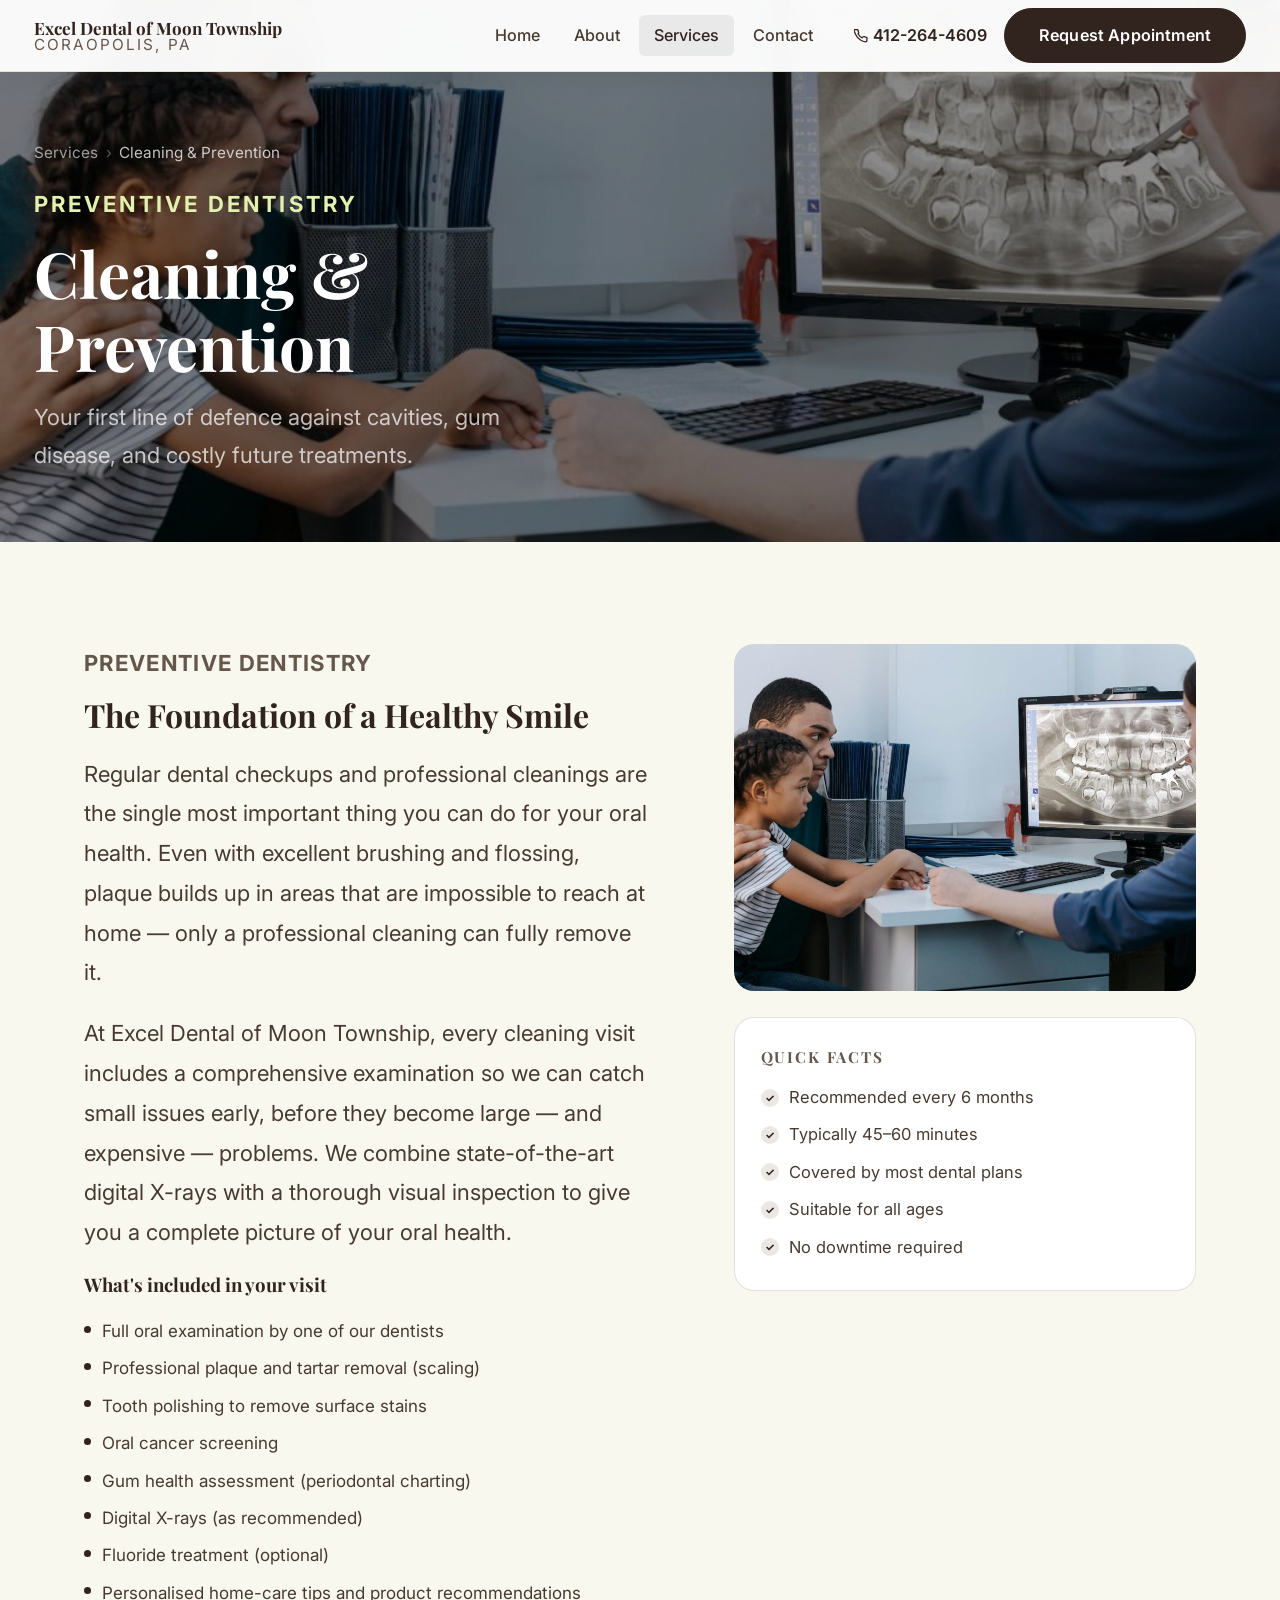
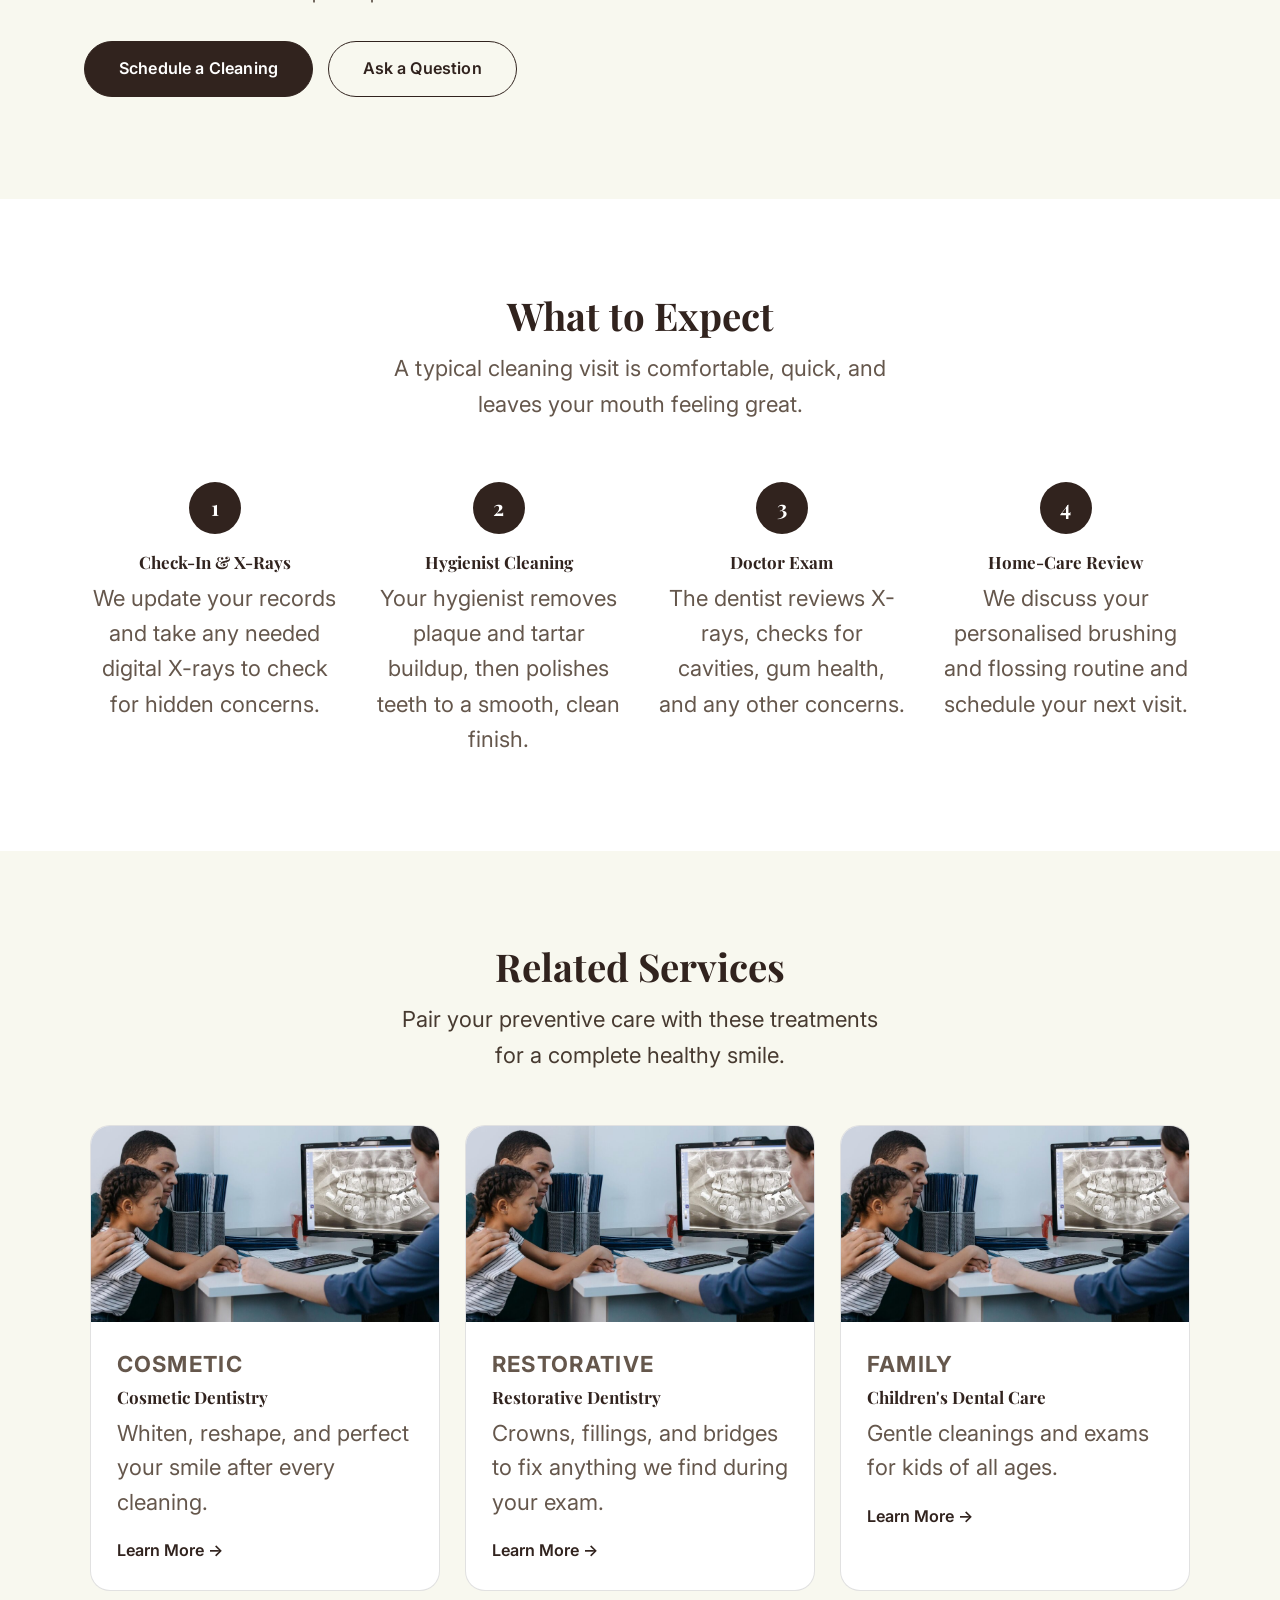
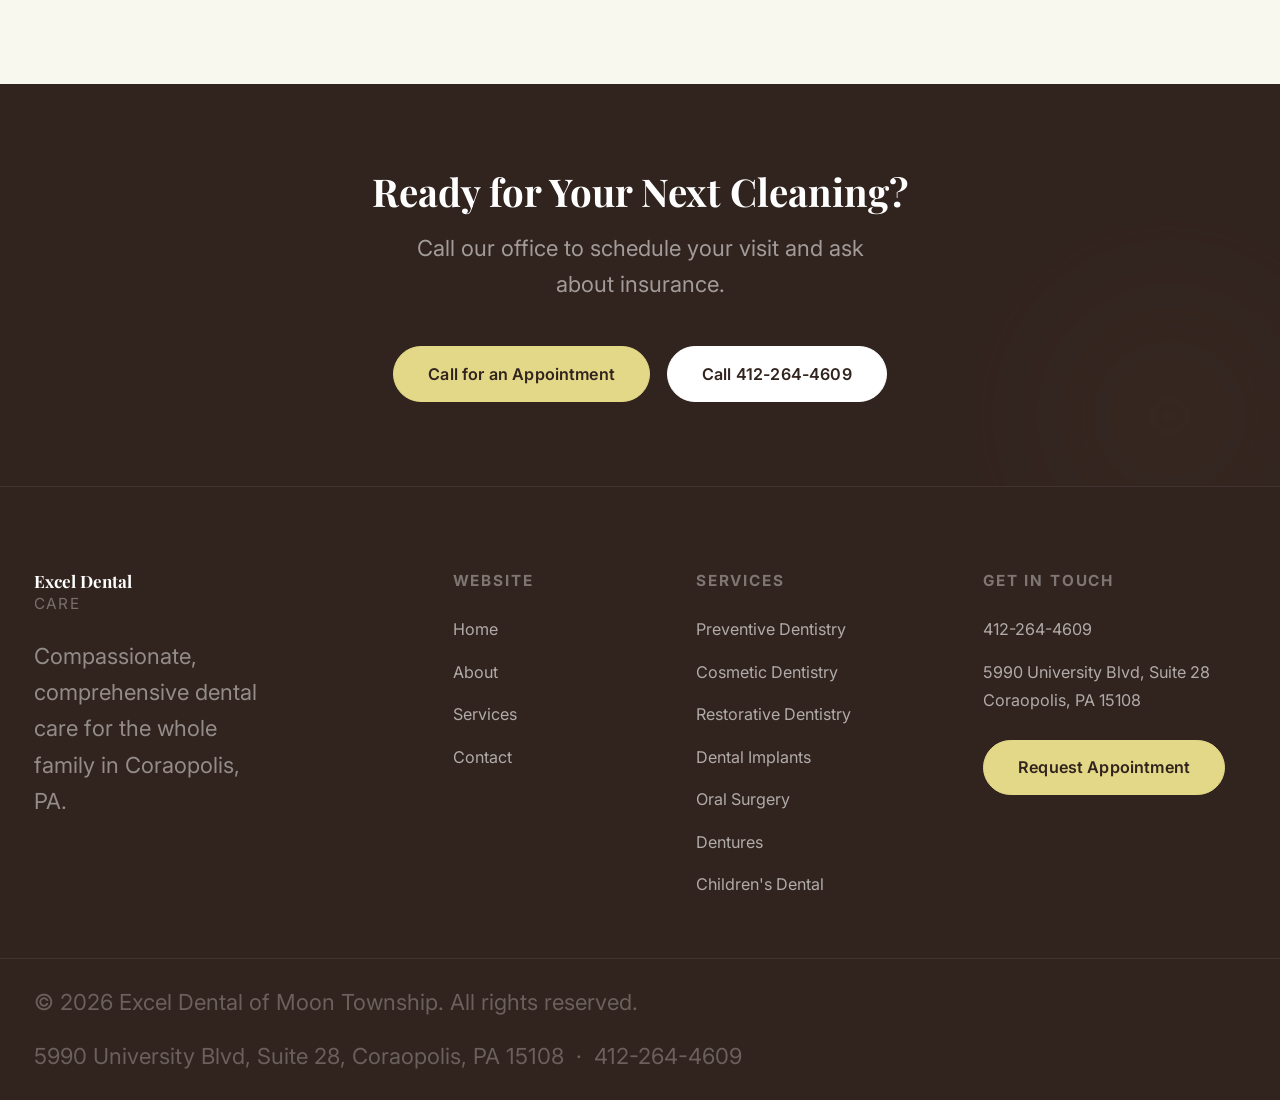
<file: cleaning-and-prevention.html>
<!DOCTYPE html>
<html lang="en">
<head>
  <meta charset="UTF-8" />
  <meta name="viewport" content="width=device-width, initial-scale=1.0" />
  <title>Cleaning &amp; Prevention | Excel Dental of Moon Township</title>
  <meta name="description" content="Professional dental cleanings and comprehensive exams at Excel Dental of Moon Township in Coraopolis, PA. Preventive care is the foundation of lifelong oral health." />
  <link rel="canonical" href="https://exceldentalmoon.com/cleaning-and-prevention.html" />
  <meta property="og:type" content="website" />
  <meta property="og:site_name" content="Excel Dental of Moon Township" />
  <meta property="og:title" content="Cleaning &amp; Prevention | Excel Dental of Moon Township" />
  <meta property="og:description" content="Professional dental cleanings and comprehensive exams at Excel Dental of Moon Township in Coraopolis, PA. Preventive care is the foundation of lifelong oral health." />
  <meta property="og:url" content="https://exceldentalmoon.com/cleaning-and-prevention.html" />
  <meta property="og:image" content="https://exceldentalmoon.com/assets/images/wexford-hero-photo.jpg" />
  <meta name="twitter:card" content="summary_large_image" />
  <meta name="twitter:title" content="Cleaning &amp; Prevention | Excel Dental of Moon Township" />
  <meta name="twitter:description" content="Professional dental cleanings and comprehensive exams at Excel Dental of Moon Township in Coraopolis, PA. Preventive care is the foundation of lifelong oral health." />
  <meta name="twitter:image" content="https://exceldentalmoon.com/assets/images/wexford-hero-photo.jpg" />
  <link rel="preconnect" href="https://fonts.googleapis.com" />
  <link rel="preconnect" href="https://fonts.gstatic.com" crossorigin />
  <link href="https://fonts.googleapis.com/css2?family=Playfair+Display:ital,wght@0,400;0,600;0,700;1,400;1,600&family=Inter:wght@300;400;500;600;700&display=swap" rel="stylesheet" />
  <link rel="stylesheet" href="css/style.css" />
  <script type="application/ld+json">
  {
    "@context": "https://schema.org",
    "@type": "MedicalProcedure",
    "name": "Dental Cleaning & Prevention",
    "description": "Professional dental cleanings and comprehensive exams at Excel Dental of Moon Township in Coraopolis, PA. Preventive care is the foundation of lifelong oral health.",
    "url": "https://exceldentalmoon.com/cleaning-and-prevention.html",
    "procedureType": "https://health-lifesci.schema.org/NoninvasiveProcedure",
    "performer": {
      "@type": "Dentist",
      "name": "Excel Dental of Moon Township",
      "url": "https://exceldentalmoon.com/"
    }
  }
  </script>
  <link rel="icon" href="favicon.svg" type="image/svg+xml" />
  <script type="application/ld+json">
  {
    "@context": "https://schema.org",
    "@type": "BreadcrumbList",
    "itemListElement": [
      { "@type": "ListItem", "position": 1, "name": "Home", "item": "https://exceldentalmoon.com/" },
      { "@type": "ListItem", "position": 2, "name": "Services", "item": "https://exceldentalmoon.com/services.html" },
      { "@type": "ListItem", "position": 3, "name": "Cleaning & Prevention", "item": "https://exceldentalmoon.com/cleaning-and-prevention.html" }
    ]
  }
  </script>
</head>
<body>

  <!-- NAV -->
  <header class="navbar" id="navbar">
    <div class="nav-inner">
      <a href="index.html" class="nav-logo" aria-label="Excel Dental of Moon Township — home">
        <div class="nav-logo-icon"><svg viewBox="-32 0 512 512" xmlns="http://www.w3.org/2000/svg" aria-hidden="true" style="fill:#fff;"><path d="M443.98 96.25c-11.01-45.22-47.11-82.06-92.01-93.72-32.19-8.36-63 5.1-89.14 24.33-3.25 2.39-6.96 3.73-10.5 5.48l28.32 18.21c7.42 4.77 9.58 14.67 4.8 22.11-4.46 6.95-14.27 9.86-22.11 4.8L162.83 12.84c-20.7-10.85-43.38-16.4-66.81-10.31-44.9 11.67-81 48.5-92.01 93.72-10.13 41.62-.42 80.81 21.5 110.43 23.36 31.57 32.68 68.66 36.29 107.35 4.4 47.16 10.33 94.16 20.94 140.32l7.8 33.95c3.19 13.87 15.49 23.7 29.67 23.7 13.97 0 26.15-9.55 29.54-23.16l34.47-138.42c4.56-18.32 20.96-31.16 39.76-31.16s35.2 12.85 39.76 31.16l34.47 138.42c3.39 13.61 15.57 23.16 29.54 23.16 14.18 0 26.48-9.83 29.67-23.7l7.8-33.95c10.61-46.15 16.53-93.16 20.94-140.32 3.61-38.7 12.93-75.78 36.29-107.35 21.95-29.61 31.66-68.8 21.53-110.43z"/></svg></div>
        <div class="nav-logo-text"><span class="name">Excel Dental of Moon Township</span><span class="tagline">Coraopolis, PA</span></div>
      </a>
      <nav class="nav-menu" aria-label="Primary navigation">
        <a href="index.html">Home</a><a href="about.html">About</a><a href="services.html" class="active">Services</a><a href="contact.html">Contact</a>
      </nav>
      <div class="nav-actions">
        <a href="tel:4122644609" class="nav-phone"><svg width="14" height="14" viewBox="0 0 24 24" fill="none" stroke="currentColor" stroke-width="2.2" stroke-linecap="round" stroke-linejoin="round" aria-hidden="true"><path d="M22 16.92v3a2 2 0 01-2.18 2 19.79 19.79 0 01-8.63-3.07A19.5 19.5 0 013.06 9.81a19.79 19.79 0 01-3.07-8.67A2 2 0 012.18 1h3a2 2 0 012 1.72c.127.96.361 1.903.7 2.81a2 2 0 01-.45 2.11L6.91 8.16a16 16 0 006.93 6.93l1.52-1.52a2 2 0 012.11-.45c.907.339 1.85.573 2.81.7A2 2 0 0122 16.92z"/></svg>412-264-4609</a>
        <a href="https://appt.link/excel-dental-of-moon-township/dentist-appointment" class="btn btn-dark">Request Appointment</a>
      </div>
      <button class="nav-hamburger" id="navHamburger" aria-label="Toggle menu" aria-expanded="false"><span></span><span></span><span></span></button>
    </div>
    <nav class="nav-mobile" aria-label="Mobile navigation">
      <a href="index.html">Home</a><a href="about.html">About</a><a href="services.html">Services</a><a href="contact.html">Contact</a>
      <div class="nav-mobile-cta">
        <a href="tel:4122644609" class="btn btn-outline">📞 412-264-4609</a>
        <a href="https://appt.link/excel-dental-of-moon-township/dentist-appointment" class="btn btn-dark">Request Appointment</a>
      </div>
    </nav>
  </header>

  <!-- HERO -->
  <section class="srv-page-hero" aria-labelledby="srv-heading">
    <div class="srv-page-hero-bg" style="background-image:url('assets/images/wexford-home-photo.jpg');"></div>
    <div class="srv-page-hero-body">
      <div class="breadcrumb"><a href="services.html">Services</a><span>›</span><span style="color:rgba(255,255,255,.75);">Cleaning &amp; Prevention</span></div>
      <p class="stag">Preventive Dentistry</p>
      <h1 id="srv-heading">Cleaning &amp;<br>Prevention</h1>
      <p class="hero-sub">Your first line of defence against cavities, gum disease, and costly future treatments.</p>
    </div>
  </section>

  <!-- BODY -->
  <div class="srv-page-body">
    <div class="srv-page-content fade-up">
      <p class="stag">Preventive Dentistry</p>
      <h2>The Foundation of a Healthy Smile</h2>
      <p>Regular dental checkups and professional cleanings are the single most important thing you can do for your oral health. Even with excellent brushing and flossing, plaque builds up in areas that are impossible to reach at home — only a professional cleaning can fully remove it.</p>
      <p>At Excel Dental of Moon Township, every cleaning visit includes a comprehensive examination so we can catch small issues early, before they become large — and expensive — problems. We combine state-of-the-art digital X-rays with a thorough visual inspection to give you a complete picture of your oral health.</p>
      <h3 style="font-size:1.1rem;margin-bottom:.75rem;margin-top:.25rem;">What's included in your visit</h3>
      <ul>
        <li>Full oral examination by one of our dentists</li>
        <li>Professional plaque and tartar removal (scaling)</li>
        <li>Tooth polishing to remove surface stains</li>
        <li>Oral cancer screening</li>
        <li>Gum health assessment (periodontal charting)</li>
        <li>Digital X-rays (as recommended)</li>
        <li>Fluoride treatment (optional)</li>
        <li>Personalised home-care tips and product recommendations</li>
      </ul>
      <div class="srv-page-actions">
        <a href="https://appt.link/excel-dental-of-moon-township/dentist-appointment" class="btn btn-dark">Schedule a Cleaning</a>
        <a href="contact.html" class="btn btn-outline">Ask a Question</a>
      </div>
    </div>
    <aside class="srv-page-sidebar">
      <div class="srv-sidebar-img fade-up">
        <img src="assets/images/wexford-home-photo.jpg" alt="Dental hygienist performing a professional cleaning" loading="lazy" />
      </div>
      <div class="srv-info-card fade-up">
        <h4>Quick Facts</h4>
        <ul>
          <li>Recommended every 6 months</li>
          <li>Typically 45–60 minutes</li>
          <li>Covered by most dental plans</li>
          <li>Suitable for all ages</li>
          <li>No downtime required</li>
        </ul>
      </div>
    </aside>
  </div>

  <!-- PROCESS -->
  <section class="process-section" aria-labelledby="process-heading">
    <div class="section-header fade-up">
      <h2 id="process-heading">What to Expect</h2>
      <p>A typical cleaning visit is comfortable, quick, and leaves your mouth feeling great.</p>
    </div>
    <div class="process-steps">
      <div class="process-step fade-up">
        <div class="step-num">1</div>
        <h3>Check-In &amp; X-Rays</h3>
        <p>We update your records and take any needed digital X-rays to check for hidden concerns.</p>
      </div>
      <div class="process-step fade-up">
        <div class="step-num">2</div>
        <h3>Hygienist Cleaning</h3>
        <p>Your hygienist removes plaque and tartar buildup, then polishes teeth to a smooth, clean finish.</p>
      </div>
      <div class="process-step fade-up">
        <div class="step-num">3</div>
        <h3>Doctor Exam</h3>
        <p>The dentist reviews X-rays, checks for cavities, gum health, and any other concerns.</p>
      </div>
      <div class="process-step fade-up">
        <div class="step-num">4</div>
        <h3>Home-Care Review</h3>
        <p>We discuss your personalised brushing and flossing routine and schedule your next visit.</p>
      </div>
    </div>
  </section>

  <!-- RELATED -->
  <section class="related-section" aria-labelledby="related-heading">
    <div class="section-header fade-up">
      <h2 id="related-heading">Related Services</h2>
      <p>Pair your preventive care with these treatments for a complete healthy smile.</p>
    </div>
    <div class="related-grid">
      <a href="cosmetic-dentistry.html" class="related-card">
        <div class="related-card-img"><img src="assets/images/wexford-home-photo.jpg" alt="Cosmetic Dentistry" loading="lazy" /></div>
        <div class="related-card-body"><p class="stag">Cosmetic</p><h3>Cosmetic Dentistry</h3><p>Whiten, reshape, and perfect your smile after every cleaning.</p><span class="related-card-link">Learn More →</span></div>
      </a>
      <a href="restorative-dentistry.html" class="related-card">
        <div class="related-card-img"><img src="assets/images/wexford-home-photo.jpg" alt="Restorative Dentistry" loading="lazy" /></div>
        <div class="related-card-body"><p class="stag">Restorative</p><h3>Restorative Dentistry</h3><p>Crowns, fillings, and bridges to fix anything we find during your exam.</p><span class="related-card-link">Learn More →</span></div>
      </a>
      <a href="pediatric-dentistry.html" class="related-card">
        <div class="related-card-img"><img src="assets/images/wexford-home-photo.jpg" alt="Children's Dental Care" loading="lazy" /></div>
        <div class="related-card-body"><p class="stag">Family</p><h3>Children's Dental Care</h3><p>Gentle cleanings and exams for kids of all ages.</p><span class="related-card-link">Learn More →</span></div>
      </a>
    </div>
  </section>

  <!-- CTA -->
  <section class="cta-banner"><h2 class="fade-up">Ready for Your Next Cleaning?</h2><p class="fade-up">Call our office to schedule your visit and ask about insurance.</p><div class="cta-actions fade-up"><a href="tel:+14122644609" class="btn btn-accent">Call for an Appointment</a><a href="tel:4122644609" class="btn btn-light">Call 412-264-4609</a></div></section>

  <!-- FOOTER -->
  <footer class="footer">
    <div class="footer-main">
      <div class="footer-brand"><div class="f-logo"><div class="f-logo-icon"><svg viewBox="-32 0 512 512" xmlns="http://www.w3.org/2000/svg" aria-hidden="true" style="fill:#2a2a2a;"><path d="M443.98 96.25c-11.01-45.22-47.11-82.06-92.01-93.72-32.19-8.36-63 5.1-89.14 24.33-3.25 2.39-6.96 3.73-10.5 5.48l28.32 18.21c7.42 4.77 9.58 14.67 4.8 22.11-4.46 6.95-14.27 9.86-22.11 4.8L162.83 12.84c-20.7-10.85-43.38-16.4-66.81-10.31-44.9 11.67-81 48.5-92.01 93.72-10.13 41.62-.42 80.81 21.5 110.43 23.36 31.57 32.68 68.66 36.29 107.35 4.4 47.16 10.33 94.16 20.94 140.32l7.8 33.95c3.19 13.87 15.49 23.7 29.67 23.7 13.97 0 26.15-9.55 29.54-23.16l34.47-138.42c4.56-18.32 20.96-31.16 39.76-31.16s35.2 12.85 39.76 31.16l34.47 138.42c3.39 13.61 15.57 23.16 29.54 23.16 14.18 0 26.48-9.83 29.67-23.7l7.8-33.95c10.61-46.15 16.53-93.16 20.94-140.32 3.61-38.7 12.93-75.78 36.29-107.35 21.95-29.61 31.66-68.8 21.53-110.43z"/></svg></div><div class="f-logo-text"><span class="name">Excel Dental</span><span class="care">Care</span></div></div><p>Compassionate, comprehensive dental care for the whole family in Coraopolis, PA.</p></div>
      <div class="footer-col"><h4>Website</h4><ul><li><a href="index.html">Home</a></li><li><a href="about.html">About</a></li><li><a href="services.html">Services</a></li><li><a href="contact.html">Contact</a></li></ul></div>
      <div class="footer-col"><h4>Services</h4><ul><li><a href="cleaning-and-prevention.html">Preventive Dentistry</a></li><li><a href="cosmetic-dentistry.html">Cosmetic Dentistry</a></li><li><a href="restorative-dentistry.html">Restorative Dentistry</a></li><li><a href="dental-implants.html">Dental Implants</a></li><li><a href="oral-surgery.html">Oral Surgery</a></li><li><a href="dentures.html">Dentures</a></li><li><a href="pediatric-dentistry.html">Children's Dental</a></li></ul></div>
      <div class="footer-col"><h4>Get In Touch</h4><ul><li><a href="tel:4122644609">412-264-4609</a></li><li><a href="https://maps.google.com/?q=5990+University+Blvd+Suite+28+Coraopolis+PA+15108" target="_blank" rel="noopener">5990 University Blvd, Suite 28<br>Coraopolis, PA 15108</a></li></ul><a href="https://appt.link/excel-dental-of-moon-township/dentist-appointment" class="btn btn-accent footer-appt-btn">Request Appointment</a></div>
    </div>
    <div class="footer-bottom"><p>&copy; <span id="year"></span> Excel Dental of Moon Township. All rights reserved.</p><p>5990 University Blvd, Suite 28, Coraopolis, PA 15108 &nbsp;·&nbsp; 412-264-4609</p></div>
  </footer>
  <script src="js/main.js"></script>
</body>
</html>
</file>
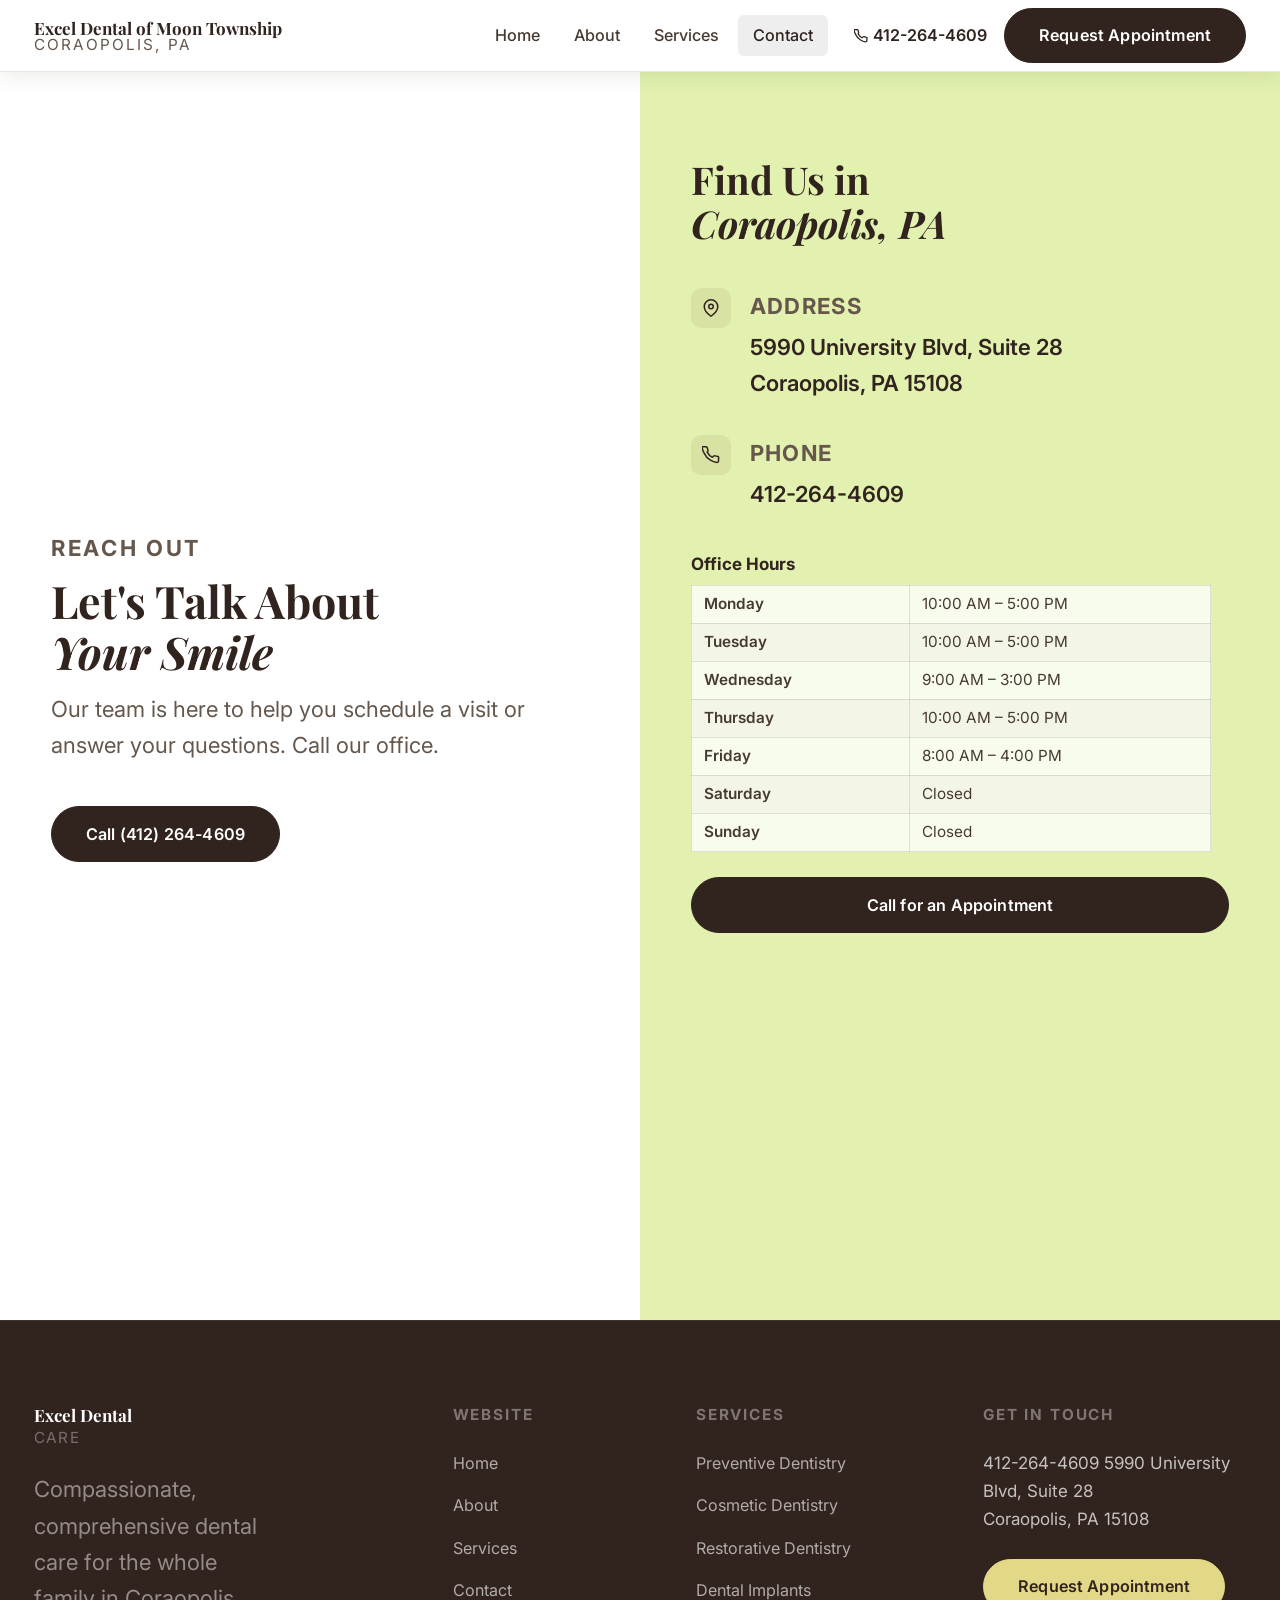
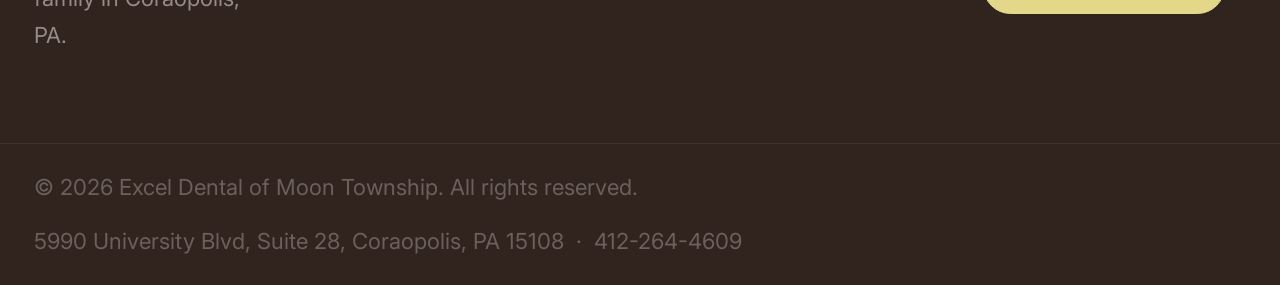
<file: contact.html>
<!DOCTYPE html>
<html lang="en">
<head>
  <meta charset="UTF-8" />
  <meta name="viewport" content="width=device-width, initial-scale=1.0" />
  <title>Contact Us | Excel Dental of Moon Township</title>
  <meta name="description" content="Contact Excel Dental of Moon Township — schedule an appointment, get directions, or send us a message. Located at 5990 University Blvd, Suite 28, Coraopolis, PA 15108. Call 412-264-4609." />
  <link rel="canonical" href="https://exceldentalmoon.com/contact.html" />
  <meta property="og:type" content="website" />
  <meta property="og:site_name" content="Excel Dental of Moon Township" />
  <meta property="og:title" content="Contact Us | Excel Dental of Moon Township" />
  <meta property="og:description" content="Contact Excel Dental of Moon Township — schedule an appointment, get directions, or send us a message. Located at 5990 University Blvd, Suite 28, Coraopolis, PA 15108. Call 412-264-4609." />
  <meta property="og:url" content="https://exceldentalmoon.com/contact.html" />
  <meta property="og:image" content="https://exceldentalmoon.com/assets/images/wexford-hero-photo.jpg" />
  <meta name="twitter:card" content="summary_large_image" />
  <meta name="twitter:title" content="Contact Us | Excel Dental of Moon Township" />
  <meta name="twitter:description" content="Contact Excel Dental of Moon Township — schedule an appointment, get directions, or send us a message. Located at 5990 University Blvd, Suite 28, Coraopolis, PA 15108. Call 412-264-4609." />
  <meta name="twitter:image" content="https://exceldentalmoon.com/assets/images/wexford-hero-photo.jpg" />
  <link rel="preconnect" href="https://fonts.googleapis.com" />
  <link rel="preconnect" href="https://fonts.gstatic.com" crossorigin />
  <link href="https://fonts.googleapis.com/css2?family=Playfair+Display:ital,wght@0,400;0,600;0,700;1,400;1,600&family=Inter:wght@300;400;500;600;700&display=swap" rel="stylesheet" />
  <link rel="stylesheet" href="css/style.css" />
  <link rel="icon" href="favicon.svg" type="image/svg+xml" />
  <script type="application/ld+json">
  {
    "@context": "https://schema.org",
    "@type": "Dentist",
    "name": "Excel Dental of Moon Township",
    "url": "https://exceldentalmoon.com/",
    "telephone": "+14122644609",
    "address": {
      "@type": "PostalAddress",
      "streetAddress": "5990 University Blvd, Suite 28",
      "addressLocality": "Coraopolis",
      "addressRegion": "PA",
      "postalCode": "15108",
      "addressCountry": "US"
    },
    "hasMap": "https://maps.google.com/?q=5990+University+Blvd+Suite+28+Coraopolis+PA+15108"
  }
  </script>
</head>
<body>

  <!-- ===== NAVBAR ===== -->
  <header class="navbar" id="navbar">
    <div class="nav-inner">
      <a href="index.html" class="nav-logo" aria-label="Excel Dental of Moon Township — home">
        <div class="nav-logo-icon">
          <svg viewBox="-32 0 512 512" xmlns="http://www.w3.org/2000/svg" aria-hidden="true" style="fill:#fff;">
            <path d="M443.98 96.25c-11.01-45.22-47.11-82.06-92.01-93.72-32.19-8.36-63 5.1-89.14 24.33-3.25 2.39-6.96 3.73-10.5 5.48l28.32 18.21c7.42 4.77 9.58 14.67 4.8 22.11-4.46 6.95-14.27 9.86-22.11 4.8L162.83 12.84c-20.7-10.85-43.38-16.4-66.81-10.31-44.9 11.67-81 48.5-92.01 93.72-10.13 41.62-.42 80.81 21.5 110.43 23.36 31.57 32.68 68.66 36.29 107.35 4.4 47.16 10.33 94.16 20.94 140.32l7.8 33.95c3.19 13.87 15.49 23.7 29.67 23.7 13.97 0 26.15-9.55 29.54-23.16l34.47-138.42c4.56-18.32 20.96-31.16 39.76-31.16s35.2 12.85 39.76 31.16l34.47 138.42c3.39 13.61 15.57 23.16 29.54 23.16 14.18 0 26.48-9.83 29.67-23.7l7.8-33.95c10.61-46.15 16.53-93.16 20.94-140.32 3.61-38.7 12.93-75.78 36.29-107.35 21.95-29.61 31.66-68.8 21.53-110.43z"/>
          </svg>
        </div>
        <div class="nav-logo-text">
          <span class="name">Excel Dental of Moon Township</span>
          <span class="tagline">Coraopolis, PA</span>
        </div>
      </a>
      <nav class="nav-menu" aria-label="Primary navigation">
        <a href="index.html">Home</a>
        <a href="about.html">About</a>
        <a href="services.html">Services</a>
        <a href="contact.html" class="active">Contact</a>
      </nav>
      <div class="nav-actions">
        <a href="tel:4122644609" class="nav-phone">
          <svg width="14" height="14" viewBox="0 0 24 24" fill="none" stroke="currentColor" stroke-width="2.2" stroke-linecap="round" stroke-linejoin="round" aria-hidden="true"><path d="M22 16.92v3a2 2 0 01-2.18 2 19.79 19.79 0 01-8.63-3.07A19.5 19.5 0 013.06 9.81a19.79 19.79 0 01-3.07-8.67A2 2 0 012.18 1h3a2 2 0 012 1.72c.127.96.361 1.903.7 2.81a2 2 0 01-.45 2.11L6.91 8.16a16 16 0 006.93 6.93l1.52-1.52a2 2 0 012.11-.45c.907.339 1.85.573 2.81.7A2 2 0 0122 16.92z"/></svg>
          412-264-4609
        </a>
        <a href="https://appt.link/excel-dental-of-moon-township/dentist-appointment" class="btn btn-dark">Request Appointment</a>
      </div>
      <button class="nav-hamburger" id="navHamburger" aria-label="Toggle menu" aria-expanded="false">
        <span></span><span></span><span></span>
      </button>
    </div>
    <nav class="nav-mobile" aria-label="Mobile navigation">
      <a href="index.html">Home</a>
      <a href="about.html">About</a>
      <a href="services.html">Services</a>
      <a href="contact.html">Contact</a>
      <div class="nav-mobile-cta">
        <a href="tel:4122644609" class="btn btn-outline">📞 412-264-4609</a>
        <a href="https://appt.link/excel-dental-of-moon-township/dentist-appointment" class="btn btn-dark">Request Appointment</a>
      </div>
    </nav>
  </header>

  <!-- ===== CONTACT LAYOUT ===== -->
  <main class="contact-layout" style="padding-top:72px;">

    <!-- Left: Contact options -->
    <section class="contact-form-side" aria-labelledby="contact-heading">
      <p class="tag" style="font-size:.72rem;font-weight:700;text-transform:uppercase;letter-spacing:.12em;color:var(--muted);margin-bottom:.5rem;">Reach Out</p>
      <h1 id="contact-heading">Let's Talk About<br><em>Your Smile</em></h1>
      <p class="sub">Our team is here to help you schedule a visit or answer your questions. Call our office.</p>
      <div class="contact-direct">
        <a href="tel:+14122644609" class="btn btn-dark">Call (412) 264-4609</a>
      </div>
    </section>

    <!-- Right: Info + Map -->
    <aside class="contact-info-side" aria-label="Practice location and contact details">
      <h2>Find Us in<br><em>Coraopolis, PA</em></h2>

      <div class="info-blocks">

        <div class="info-block">
          <div class="info-icon" aria-hidden="true">
            <svg viewBox="0 0 24 24" fill="none" stroke="currentColor" stroke-width="2" stroke-linecap="round" stroke-linejoin="round" style="width:18px;height:18px;"><path d="M21 10c0 7-9 13-9 13S3 17 3 10a9 9 0 0118 0z"/><circle cx="12" cy="10" r="3"/></svg>
          </div>
          <div>
            <p class="info-label">Address</p>
            <p class="info-value">
              <a href="https://maps.google.com/?q=5990+University+Blvd+Suite+28+Coraopolis+PA+15108" target="_blank" rel="noopener">
                5990 University Blvd, Suite 28<br>Coraopolis, PA 15108
              </a>
            </p>
          </div>
        </div>

        <div class="info-block">
          <div class="info-icon" aria-hidden="true">
            <svg viewBox="0 0 24 24" fill="none" stroke="currentColor" stroke-width="2" stroke-linecap="round" stroke-linejoin="round" style="width:18px;height:18px;"><path d="M22 16.92v3a2 2 0 01-2.18 2 19.79 19.79 0 01-8.63-3.07A19.5 19.5 0 013.06 9.81a19.79 19.79 0 01-3.07-8.67A2 2 0 012.18 1h3a2 2 0 012 1.72c.127.96.361 1.903.7 2.81a2 2 0 01-.45 2.11L6.91 8.16a16 16 0 006.93 6.93l1.52-1.52a2 2 0 012.11-.45c.907.339 1.85.573 2.81.7A2 2 0 0122 16.92z"/></svg>
          </div>
          <div>
            <p class="info-label">Phone</p>
            <p class="info-value"><a href="tel:4122644609">412-264-4609</a></p>
          </div>
        </div>

      </div><!-- /info-blocks -->

      <div class="visit-hours">
        <h3>Office Hours</h3>
        <table><tbody><tr><th scope="row">Monday</th><td>10:00 AM – 5:00 PM</td></tr>
            <tr><th scope="row">Tuesday</th><td>10:00 AM – 5:00 PM</td></tr>
            <tr><th scope="row">Wednesday</th><td>9:00 AM – 3:00 PM</td></tr>
            <tr><th scope="row">Thursday</th><td>10:00 AM – 5:00 PM</td></tr>
            <tr><th scope="row">Friday</th><td>8:00 AM – 4:00 PM</td></tr>
            <tr><th scope="row">Saturday</th><td>Closed</td></tr>
            <tr><th scope="row">Sunday</th><td>Closed</td></tr></tbody></table>
      </div>
      <a href="tel:+14122644609" class="btn btn-dark">Call for an Appointment</a>

      <div class="contact-map">
        <iframe
          src="https://maps.google.com/maps?q=5990+University+Blvd+Suite+28+Coraopolis+PA+15108&z=15&output=embed"
          loading="lazy"
          title="Excel Dental of Moon Township location map"
          allowfullscreen>
        </iframe>
      </div>
    </aside>

  </main>

  <!-- ===== FOOTER ===== -->
  <footer class="footer">
    <div class="footer-main">
      <div class="footer-brand">
        <div class="f-logo">
          <div class="f-logo-icon">
            <svg viewBox="-32 0 512 512" xmlns="http://www.w3.org/2000/svg" aria-hidden="true" style="fill:#2a2a2a;">
              <path d="M443.98 96.25c-11.01-45.22-47.11-82.06-92.01-93.72-32.19-8.36-63 5.1-89.14 24.33-3.25 2.39-6.96 3.73-10.5 5.48l28.32 18.21c7.42 4.77 9.58 14.67 4.8 22.11-4.46 6.95-14.27 9.86-22.11 4.8L162.83 12.84c-20.7-10.85-43.38-16.4-66.81-10.31-44.9 11.67-81 48.5-92.01 93.72-10.13 41.62-.42 80.81 21.5 110.43 23.36 31.57 32.68 68.66 36.29 107.35 4.4 47.16 10.33 94.16 20.94 140.32l7.8 33.95c3.19 13.87 15.49 23.7 29.67 23.7 13.97 0 26.15-9.55 29.54-23.16l34.47-138.42c4.56-18.32 20.96-31.16 39.76-31.16s35.2 12.85 39.76 31.16l34.47 138.42c3.39 13.61 15.57 23.16 29.54 23.16 14.18 0 26.48-9.83 29.67-23.7l7.8-33.95c10.61-46.15 16.53-93.16 20.94-140.32 3.61-38.7 12.93-75.78 36.29-107.35 21.95-29.61 31.66-68.8 21.53-110.43z"/>
            </svg>
          </div>
          <div class="f-logo-text"><span class="name">Excel Dental</span><span class="care">Care</span></div>
        </div>
        <p>Compassionate, comprehensive dental care for the whole family in Coraopolis, PA.</p>
      </div>
      <div class="footer-col">
        <h4>Website</h4>
        <ul>
          <li><a href="index.html">Home</a></li>
          <li><a href="about.html">About</a></li>
          <li><a href="services.html">Services</a></li>
          <li><a href="contact.html">Contact</a></li>
        </ul>
      </div>
      <div class="footer-col">
        <h4>Services</h4>
        <ul>
          <li><a href="cleaning-and-prevention.html">Preventive Dentistry</a></li>
          <li><a href="cosmetic-dentistry.html">Cosmetic Dentistry</a></li>
          <li><a href="restorative-dentistry.html">Restorative Dentistry</a></li>
          <li><a href="dental-implants.html">Dental Implants</a></li>
        </ul>
      </div>
      <div class="footer-col">
        <h4>Get In Touch</h4>
        <div class="footer-contact-info">
          <a href="tel:4122644609">412-264-4609</a>
          <a href="https://maps.google.com/?q=5990+University+Blvd+Suite+28+Coraopolis+PA+15108" target="_blank" rel="noopener">5990 University Blvd, Suite 28<br>Coraopolis, PA 15108</a>
        </div>
        <a href="https://appt.link/excel-dental-of-moon-township/dentist-appointment" class="btn btn-accent footer-appt-btn">Request Appointment</a>
      </div>
    </div>
    <div class="footer-bottom">
      <p>&copy; <span id="year"></span> Excel Dental of Moon Township. All rights reserved.</p>
      <p>5990 University Blvd, Suite 28, Coraopolis, PA 15108 &nbsp;·&nbsp; 412-264-4609</p>
    </div>
  </footer>

  <script src="js/main.js"></script>
</body>
</html>
</file>
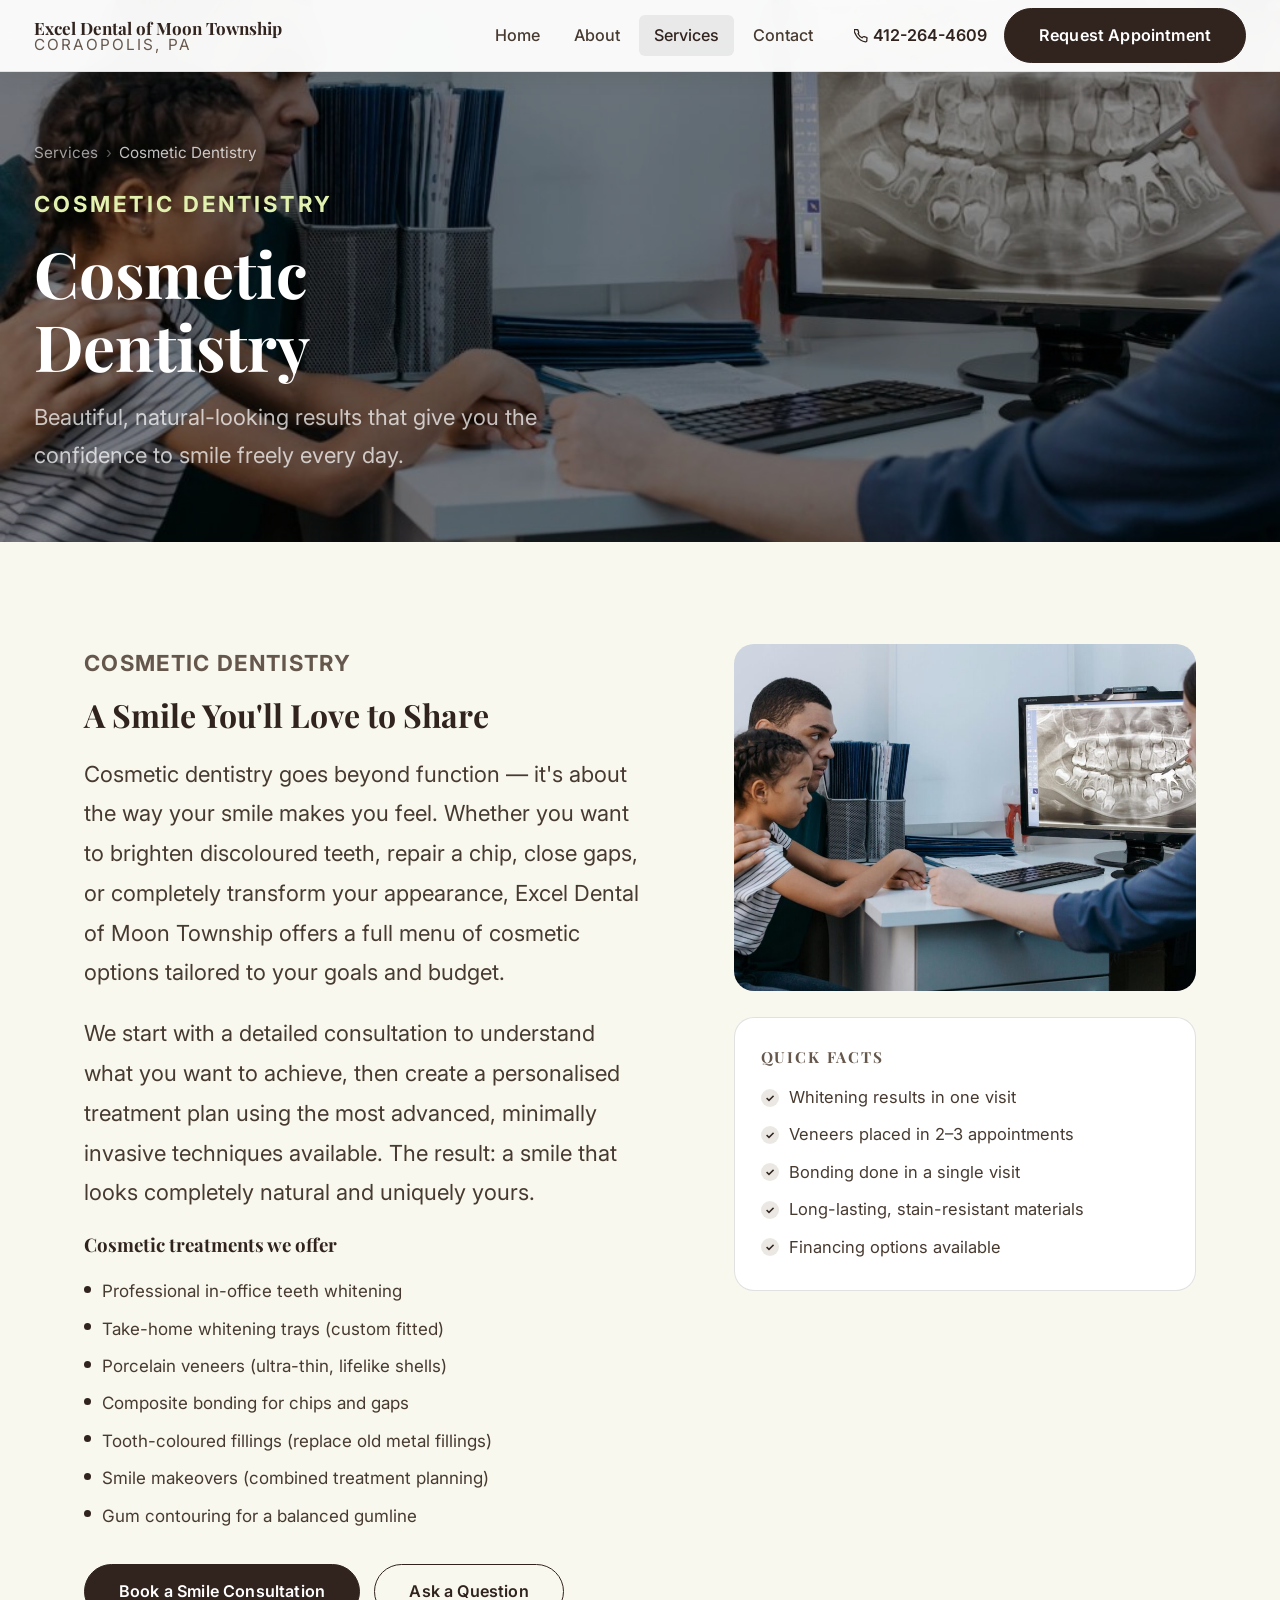
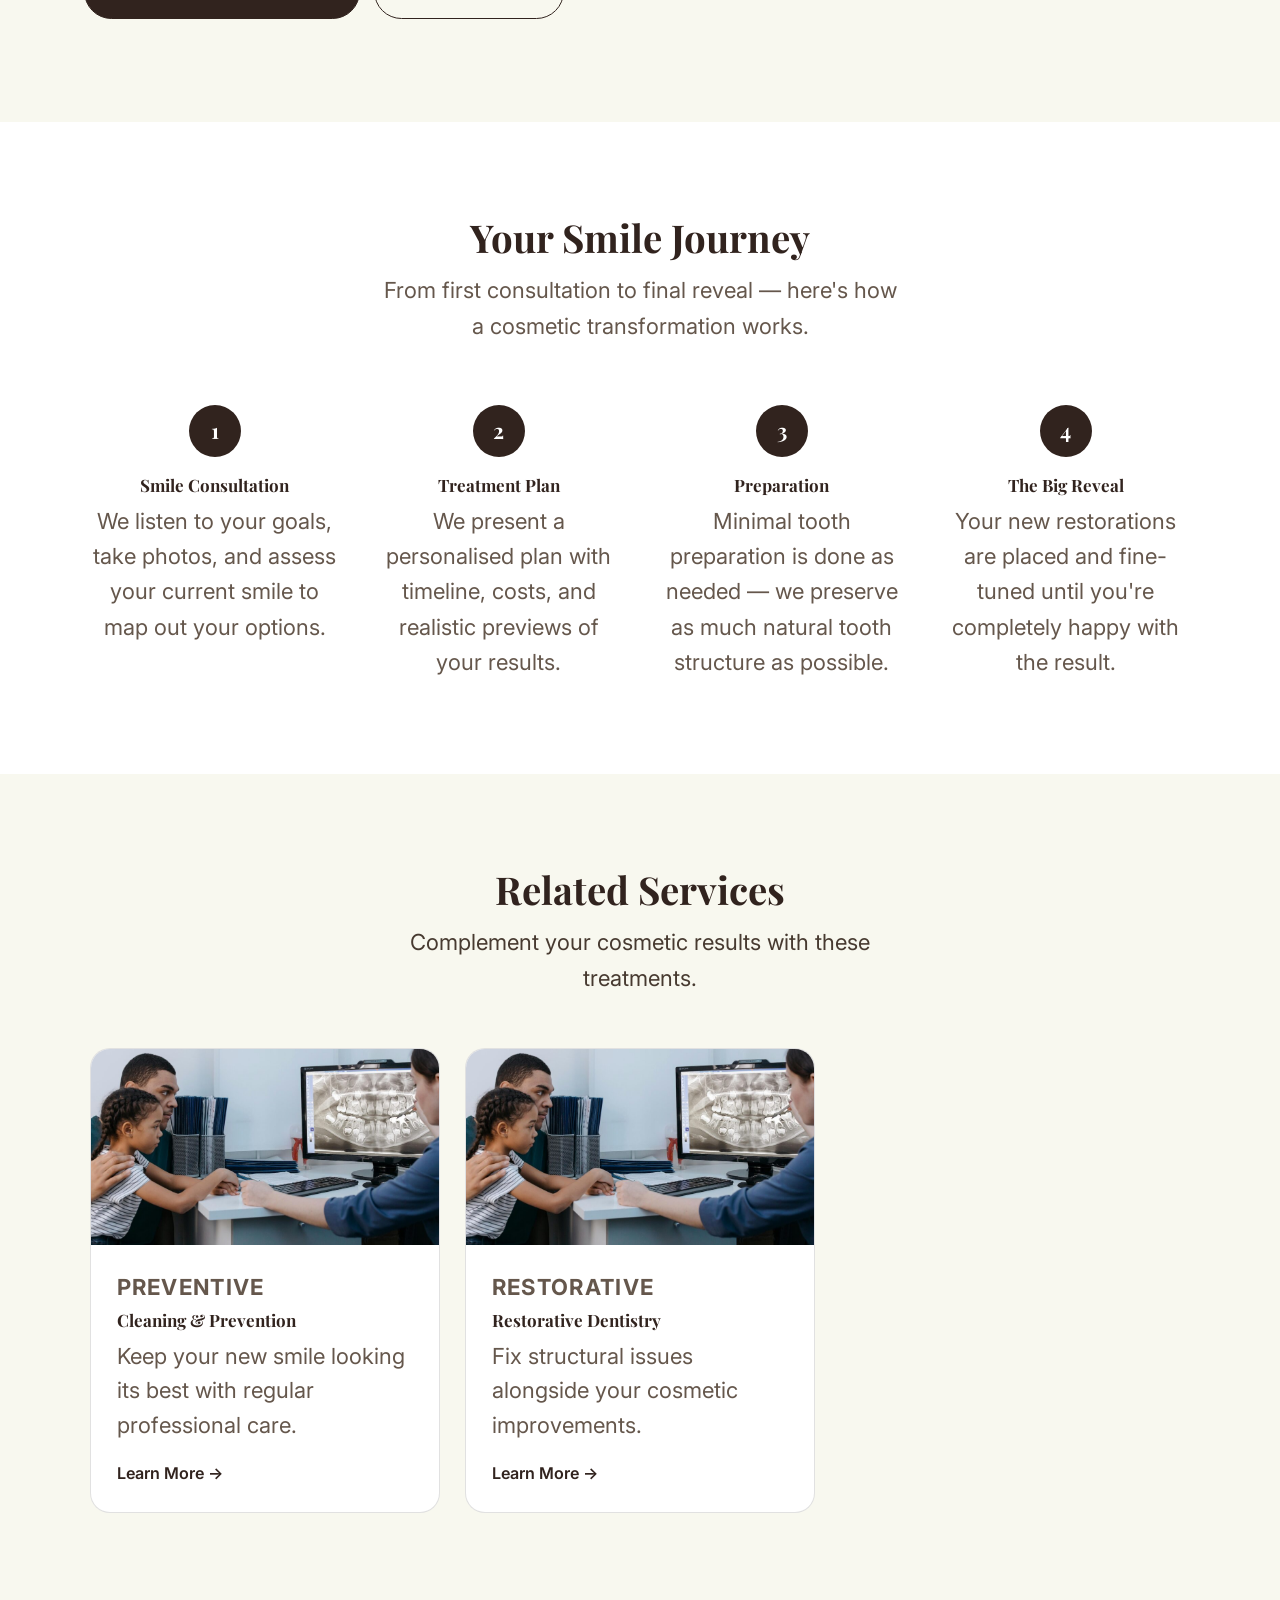
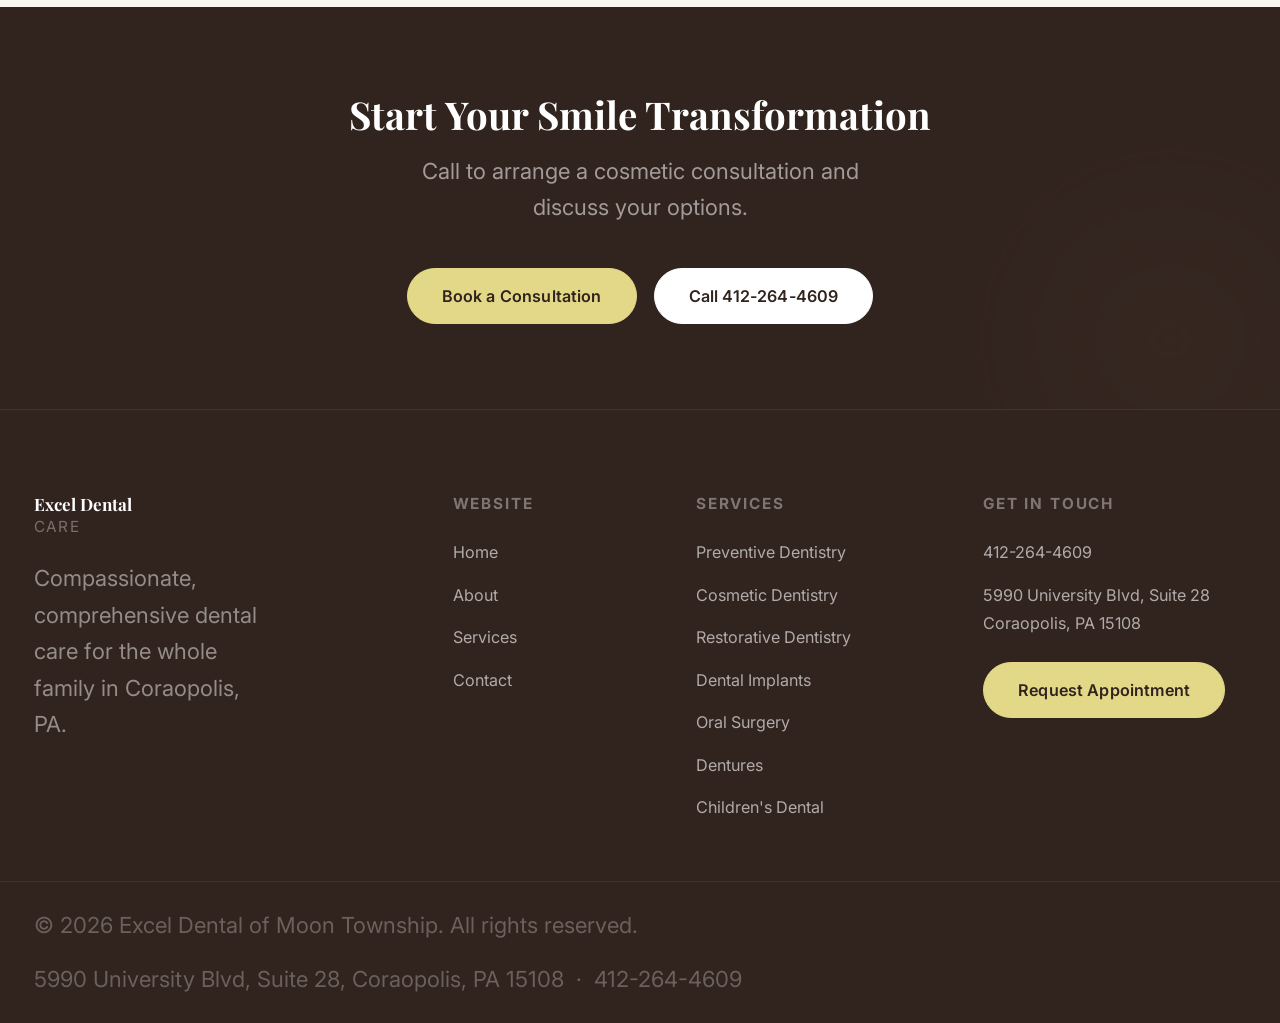
<file: cosmetic-dentistry.html>
<!DOCTYPE html>
<html lang="en">
<head>
  <meta charset="UTF-8" />
  <meta name="viewport" content="width=device-width, initial-scale=1.0" />
  <title>Cosmetic Dentistry | Excel Dental of Moon Township</title>
  <meta name="description" content="Teeth whitening, porcelain veneers, bonding, and smile makeovers at Excel Dental of Moon Township in Coraopolis, PA. Achieve the confident smile you deserve." />
  <link rel="canonical" href="https://exceldentalmoon.com/cosmetic-dentistry.html" />
  <meta property="og:type" content="website" />
  <meta property="og:site_name" content="Excel Dental of Moon Township" />
  <meta property="og:title" content="Cosmetic Dentistry | Excel Dental of Moon Township" />
  <meta property="og:description" content="Teeth whitening, porcelain veneers, bonding, and smile makeovers at Excel Dental of Moon Township in Coraopolis, PA. Achieve the confident smile you deserve." />
  <meta property="og:url" content="https://exceldentalmoon.com/cosmetic-dentistry.html" />
  <meta property="og:image" content="https://exceldentalmoon.com/assets/images/wexford-hero-photo.jpg" />
  <meta name="twitter:card" content="summary_large_image" />
  <meta name="twitter:title" content="Cosmetic Dentistry | Excel Dental of Moon Township" />
  <meta name="twitter:description" content="Teeth whitening, porcelain veneers, bonding, and smile makeovers at Excel Dental of Moon Township in Coraopolis, PA. Achieve the confident smile you deserve." />
  <meta name="twitter:image" content="https://exceldentalmoon.com/assets/images/wexford-hero-photo.jpg" />
  <link rel="preconnect" href="https://fonts.googleapis.com" />
  <link rel="preconnect" href="https://fonts.gstatic.com" crossorigin />
  <link href="https://fonts.googleapis.com/css2?family=Playfair+Display:ital,wght@0,400;0,600;0,700;1,400;1,600&family=Inter:wght@300;400;500;600;700&display=swap" rel="stylesheet" />
  <link rel="stylesheet" href="css/style.css" />
  <script type="application/ld+json">
  {
    "@context": "https://schema.org",
    "@type": "MedicalProcedure",
    "name": "Cosmetic Dentistry",
    "description": "Teeth whitening, porcelain veneers, bonding, and smile makeovers at Excel Dental of Moon Township in Coraopolis, PA. Achieve the confident smile you deserve.",
    "url": "https://exceldentalmoon.com/cosmetic-dentistry.html",
    "procedureType": "https://health-lifesci.schema.org/NoninvasiveProcedure",
    "performer": {
      "@type": "Dentist",
      "name": "Excel Dental of Moon Township",
      "url": "https://exceldentalmoon.com/"
    }
  }
  </script>
  <link rel="icon" href="favicon.svg" type="image/svg+xml" />
  <script type="application/ld+json">
  {
    "@context": "https://schema.org",
    "@type": "BreadcrumbList",
    "itemListElement": [
      { "@type": "ListItem", "position": 1, "name": "Home", "item": "https://exceldentalmoon.com/" },
      { "@type": "ListItem", "position": 2, "name": "Services", "item": "https://exceldentalmoon.com/services.html" },
      { "@type": "ListItem", "position": 3, "name": "Cosmetic Dentistry", "item": "https://exceldentalmoon.com/cosmetic-dentistry.html" }
    ]
  }
  </script>
</head>
<body>

  <!-- NAV -->
  <header class="navbar" id="navbar">
    <div class="nav-inner">
      <a href="index.html" class="nav-logo" aria-label="Excel Dental of Moon Township — home">
        <div class="nav-logo-icon"><svg viewBox="-32 0 512 512" xmlns="http://www.w3.org/2000/svg" aria-hidden="true" style="fill:#fff;"><path d="M443.98 96.25c-11.01-45.22-47.11-82.06-92.01-93.72-32.19-8.36-63 5.1-89.14 24.33-3.25 2.39-6.96 3.73-10.5 5.48l28.32 18.21c7.42 4.77 9.58 14.67 4.8 22.11-4.46 6.95-14.27 9.86-22.11 4.8L162.83 12.84c-20.7-10.85-43.38-16.4-66.81-10.31-44.9 11.67-81 48.5-92.01 93.72-10.13 41.62-.42 80.81 21.5 110.43 23.36 31.57 32.68 68.66 36.29 107.35 4.4 47.16 10.33 94.16 20.94 140.32l7.8 33.95c3.19 13.87 15.49 23.7 29.67 23.7 13.97 0 26.15-9.55 29.54-23.16l34.47-138.42c4.56-18.32 20.96-31.16 39.76-31.16s35.2 12.85 39.76 31.16l34.47 138.42c3.39 13.61 15.57 23.16 29.54 23.16 14.18 0 26.48-9.83 29.67-23.7l7.8-33.95c10.61-46.15 16.53-93.16 20.94-140.32 3.61-38.7 12.93-75.78 36.29-107.35 21.95-29.61 31.66-68.8 21.53-110.43z"/></svg></div>
        <div class="nav-logo-text"><span class="name">Excel Dental of Moon Township</span><span class="tagline">Coraopolis, PA</span></div>
      </a>
      <nav class="nav-menu" aria-label="Primary navigation">
        <a href="index.html">Home</a><a href="about.html">About</a><a href="services.html" class="active">Services</a><a href="contact.html">Contact</a>
      </nav>
      <div class="nav-actions">
        <a href="tel:4122644609" class="nav-phone"><svg width="14" height="14" viewBox="0 0 24 24" fill="none" stroke="currentColor" stroke-width="2.2" stroke-linecap="round" stroke-linejoin="round" aria-hidden="true"><path d="M22 16.92v3a2 2 0 01-2.18 2 19.79 19.79 0 01-8.63-3.07A19.5 19.5 0 013.06 9.81a19.79 19.79 0 01-3.07-8.67A2 2 0 012.18 1h3a2 2 0 012 1.72c.127.96.361 1.903.7 2.81a2 2 0 01-.45 2.11L6.91 8.16a16 16 0 006.93 6.93l1.52-1.52a2 2 0 012.11-.45c.907.339 1.85.573 2.81.7A2 2 0 0122 16.92z"/></svg>412-264-4609</a>
        <a href="https://appt.link/excel-dental-of-moon-township/dentist-appointment" class="btn btn-dark">Request Appointment</a>
      </div>
      <button class="nav-hamburger" id="navHamburger" aria-label="Toggle menu" aria-expanded="false"><span></span><span></span><span></span></button>
    </div>
    <nav class="nav-mobile" aria-label="Mobile navigation">
      <a href="index.html">Home</a><a href="about.html">About</a><a href="services.html">Services</a><a href="contact.html">Contact</a>
      <div class="nav-mobile-cta">
        <a href="tel:4122644609" class="btn btn-outline">📞 412-264-4609</a>
        <a href="https://appt.link/excel-dental-of-moon-township/dentist-appointment" class="btn btn-dark">Request Appointment</a>
      </div>
    </nav>
  </header>

  <!-- HERO -->
  <section class="srv-page-hero" aria-labelledby="srv-heading">
    <div class="srv-page-hero-bg" style="background-image:url('assets/images/wexford-home-photo.jpg');"></div>
    <div class="srv-page-hero-body">
      <div class="breadcrumb"><a href="services.html">Services</a><span>›</span><span style="color:rgba(255,255,255,.75);">Cosmetic Dentistry</span></div>
      <p class="stag">Cosmetic Dentistry</p>
      <h1 id="srv-heading">Cosmetic<br>Dentistry</h1>
      <p class="hero-sub">Beautiful, natural-looking results that give you the confidence to smile freely every day.</p>
    </div>
  </section>

  <!-- BODY -->
  <div class="srv-page-body">
    <div class="srv-page-content fade-up">
      <p class="stag">Cosmetic Dentistry</p>
      <h2>A Smile You'll Love to Share</h2>
      <p>Cosmetic dentistry goes beyond function — it's about the way your smile makes you feel. Whether you want to brighten discoloured teeth, repair a chip, close gaps, or completely transform your appearance, Excel Dental of Moon Township offers a full menu of cosmetic options tailored to your goals and budget.</p>
      <p>We start with a detailed consultation to understand what you want to achieve, then create a personalised treatment plan using the most advanced, minimally invasive techniques available. The result: a smile that looks completely natural and uniquely yours.</p>
      <h3 style="font-size:1.1rem;margin-bottom:.75rem;margin-top:.25rem;">Cosmetic treatments we offer</h3>
      <ul>
        <li>Professional in-office teeth whitening</li>
        <li>Take-home whitening trays (custom fitted)</li>
        <li>Porcelain veneers (ultra-thin, lifelike shells)</li>
        <li>Composite bonding for chips and gaps</li>
        <li>Tooth-coloured fillings (replace old metal fillings)</li>
        <li>Smile makeovers (combined treatment planning)</li>
        <li>Gum contouring for a balanced gumline</li>
      </ul>
      <div class="srv-page-actions">
        <a href="https://appt.link/excel-dental-of-moon-township/dentist-appointment" class="btn btn-dark">Book a Smile Consultation</a>
        <a href="contact.html" class="btn btn-outline">Ask a Question</a>
      </div>
    </div>
    <aside class="srv-page-sidebar">
      <div class="srv-sidebar-img fade-up">
        <img src="assets/images/wexford-home-photo.jpg" alt="Patient with a bright cosmetic smile result" loading="lazy" />
      </div>
      <div class="srv-info-card fade-up">
        <h4>Quick Facts</h4>
        <ul>
          <li>Whitening results in one visit</li>
          <li>Veneers placed in 2–3 appointments</li>
          <li>Bonding done in a single visit</li>
          <li>Long-lasting, stain-resistant materials</li>
          <li>Financing options available</li>
        </ul>
      </div>
    </aside>
  </div>

  <!-- PROCESS -->
  <section class="process-section" aria-labelledby="process-heading">
    <div class="section-header fade-up">
      <h2 id="process-heading">Your Smile Journey</h2>
      <p>From first consultation to final reveal — here's how a cosmetic transformation works.</p>
    </div>
    <div class="process-steps">
      <div class="process-step fade-up"><div class="step-num">1</div><h3>Smile Consultation</h3><p>We listen to your goals, take photos, and assess your current smile to map out your options.</p></div>
      <div class="process-step fade-up"><div class="step-num">2</div><h3>Treatment Plan</h3><p>We present a personalised plan with timeline, costs, and realistic previews of your results.</p></div>
      <div class="process-step fade-up"><div class="step-num">3</div><h3>Preparation</h3><p>Minimal tooth preparation is done as needed — we preserve as much natural tooth structure as possible.</p></div>
      <div class="process-step fade-up"><div class="step-num">4</div><h3>The Big Reveal</h3><p>Your new restorations are placed and fine-tuned until you're completely happy with the result.</p></div>
    </div>
  </section>

  <!-- RELATED -->
  <section class="related-section" aria-labelledby="related-heading">
    <div class="section-header fade-up"><h2 id="related-heading">Related Services</h2><p>Complement your cosmetic results with these treatments.</p></div>
    <div class="related-grid">
      <a href="cleaning-and-prevention.html" class="related-card"><div class="related-card-img"><img src="assets/images/wexford-home-photo.jpg" alt="Cleaning" loading="lazy" /></div><div class="related-card-body"><p class="stag">Preventive</p><h3>Cleaning &amp; Prevention</h3><p>Keep your new smile looking its best with regular professional care.</p><span class="related-card-link">Learn More →</span></div></a>
      <a href="restorative-dentistry.html" class="related-card"><div class="related-card-img"><img src="assets/images/wexford-home-photo.jpg" alt="Restorative" loading="lazy" /></div><div class="related-card-body"><p class="stag">Restorative</p><h3>Restorative Dentistry</h3><p>Fix structural issues alongside your cosmetic improvements.</p><span class="related-card-link">Learn More →</span></div></a>
    </div>
  </section>

  <!-- CTA -->
  <section class="cta-banner"><h2 class="fade-up">Start Your Smile Transformation</h2><p class="fade-up">Call to arrange a cosmetic consultation and discuss your options.</p><div class="cta-actions fade-up"><a href="https://appt.link/excel-dental-of-moon-township/dentist-appointment" class="btn btn-accent">Book a Consultation</a><a href="tel:4122644609" class="btn btn-light">Call 412-264-4609</a></div></section>

  <!-- FOOTER -->
  <footer class="footer">
    <div class="footer-main">
      <div class="footer-brand"><div class="f-logo"><div class="f-logo-icon"><svg viewBox="-32 0 512 512" xmlns="http://www.w3.org/2000/svg" aria-hidden="true" style="fill:#2a2a2a;"><path d="M443.98 96.25c-11.01-45.22-47.11-82.06-92.01-93.72-32.19-8.36-63 5.1-89.14 24.33-3.25 2.39-6.96 3.73-10.5 5.48l28.32 18.21c7.42 4.77 9.58 14.67 4.8 22.11-4.46 6.95-14.27 9.86-22.11 4.8L162.83 12.84c-20.7-10.85-43.38-16.4-66.81-10.31-44.9 11.67-81 48.5-92.01 93.72-10.13 41.62-.42 80.81 21.5 110.43 23.36 31.57 32.68 68.66 36.29 107.35 4.4 47.16 10.33 94.16 20.94 140.32l7.8 33.95c3.19 13.87 15.49 23.7 29.67 23.7 13.97 0 26.15-9.55 29.54-23.16l34.47-138.42c4.56-18.32 20.96-31.16 39.76-31.16s35.2 12.85 39.76 31.16l34.47 138.42c3.39 13.61 15.57 23.16 29.54 23.16 14.18 0 26.48-9.83 29.67-23.7l7.8-33.95c10.61-46.15 16.53-93.16 20.94-140.32 3.61-38.7 12.93-75.78 36.29-107.35 21.95-29.61 31.66-68.8 21.53-110.43z"/></svg></div><div class="f-logo-text"><span class="name">Excel Dental</span><span class="care">Care</span></div></div><p>Compassionate, comprehensive dental care for the whole family in Coraopolis, PA.</p></div>
      <div class="footer-col"><h4>Website</h4><ul><li><a href="index.html">Home</a></li><li><a href="about.html">About</a></li><li><a href="services.html">Services</a></li><li><a href="contact.html">Contact</a></li></ul></div>
      <div class="footer-col"><h4>Services</h4><ul><li><a href="cleaning-and-prevention.html">Preventive Dentistry</a></li><li><a href="cosmetic-dentistry.html">Cosmetic Dentistry</a></li><li><a href="restorative-dentistry.html">Restorative Dentistry</a></li><li><a href="dental-implants.html">Dental Implants</a></li><li><a href="oral-surgery.html">Oral Surgery</a></li><li><a href="dentures.html">Dentures</a></li><li><a href="pediatric-dentistry.html">Children's Dental</a></li></ul></div>
      <div class="footer-col"><h4>Get In Touch</h4><ul><li><a href="tel:4122644609">412-264-4609</a></li><li><a href="https://maps.google.com/?q=5990+University+Blvd+Suite+28+Coraopolis+PA+15108" target="_blank" rel="noopener">5990 University Blvd, Suite 28<br>Coraopolis, PA 15108</a></li></ul><a href="https://appt.link/excel-dental-of-moon-township/dentist-appointment" class="btn btn-accent footer-appt-btn">Request Appointment</a></div>
    </div>
    <div class="footer-bottom"><p>&copy; <span id="year"></span> Excel Dental of Moon Township. All rights reserved.</p><p>5990 University Blvd, Suite 28, Coraopolis, PA 15108 &nbsp;·&nbsp; 412-264-4609</p></div>
  </footer>
  <script src="js/main.js"></script>
</body>
</html>
</file>
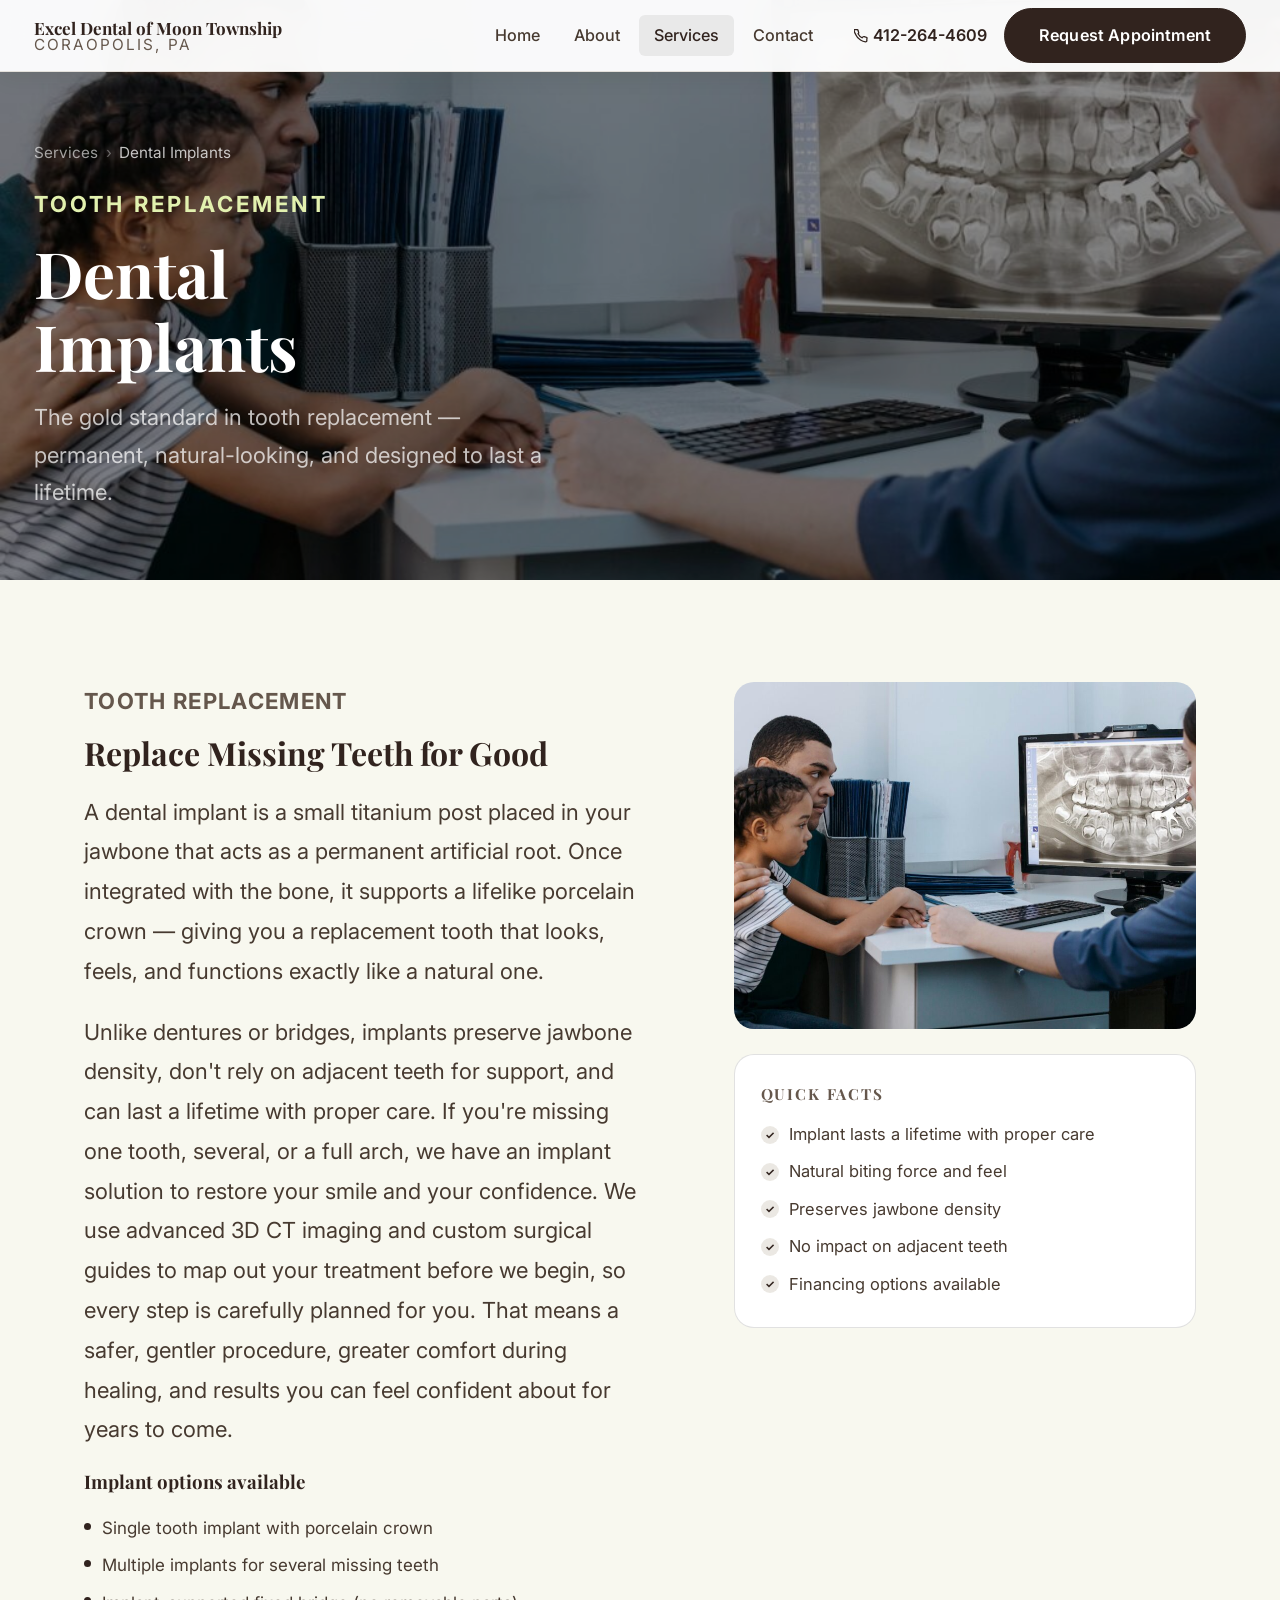
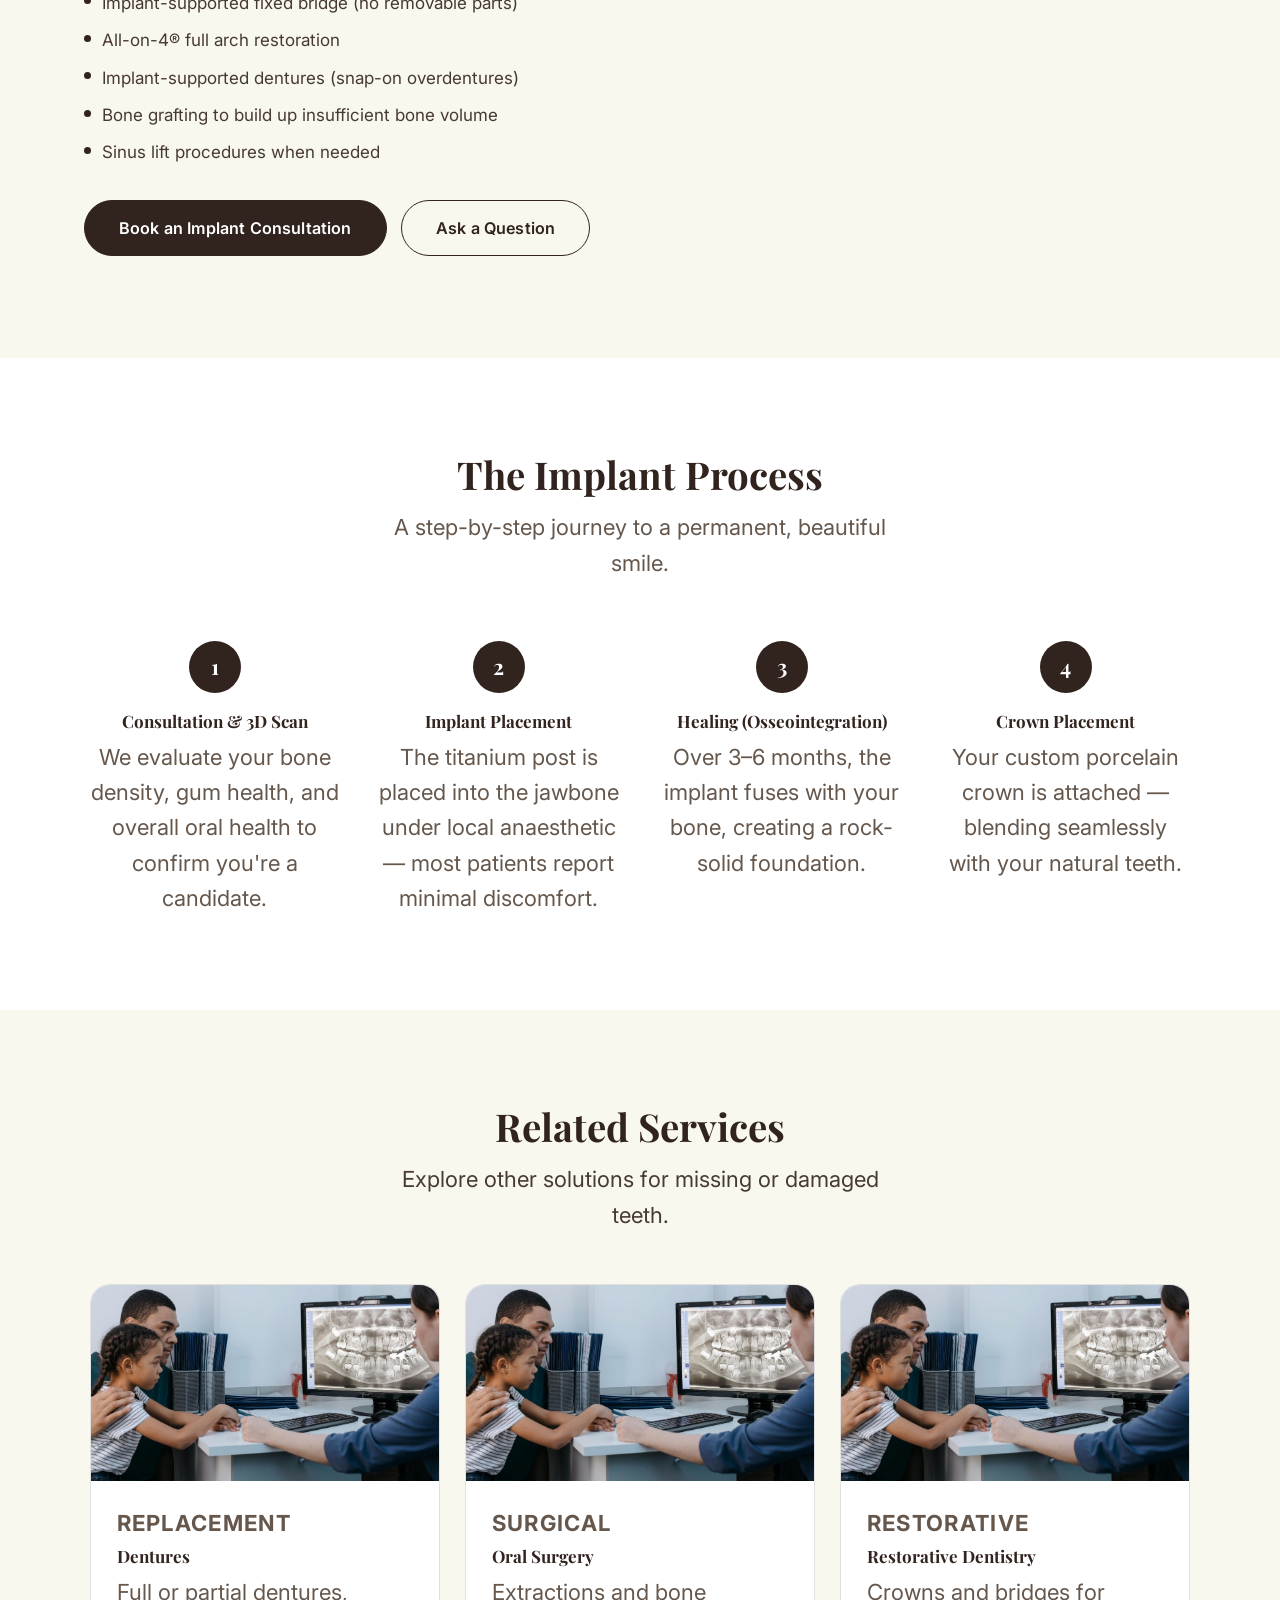
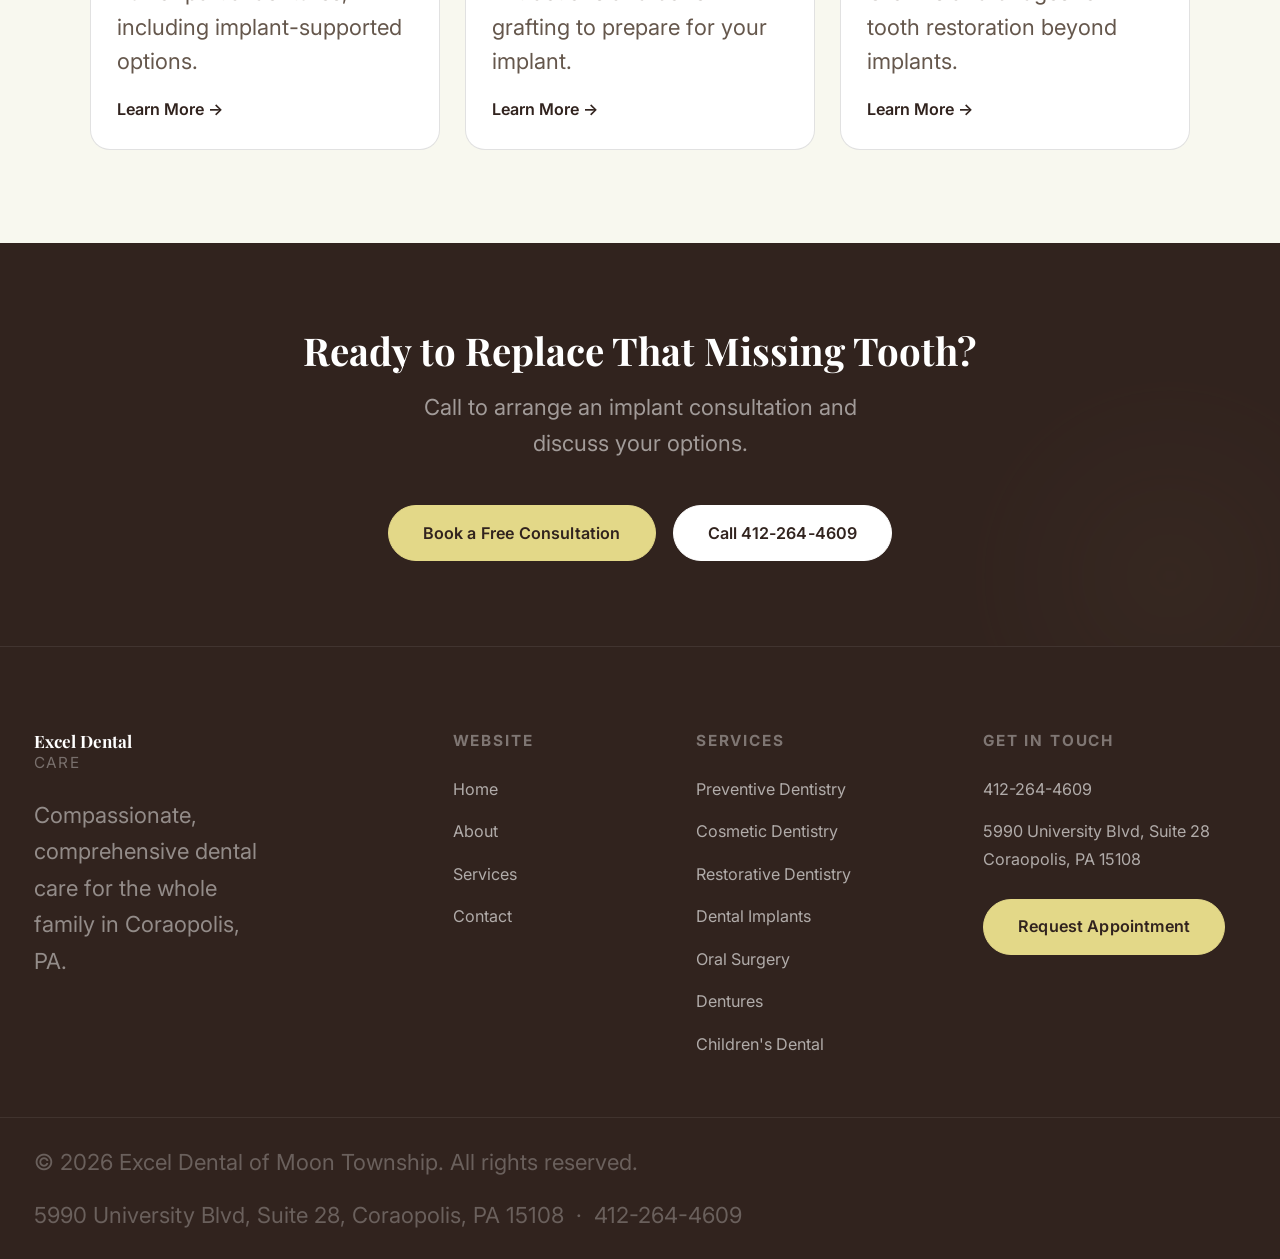
<file: dental-implants.html>
<!DOCTYPE html>
<html lang="en">
<head>
  <meta charset="UTF-8" />
  <meta name="viewport" content="width=device-width, initial-scale=1.0" />
  <title>Dental Implants | Excel Dental of Moon Township</title>
  <meta name="description" content="Permanent, natural-looking dental implants at Excel Dental of Moon Township in Coraopolis, PA. Replace one tooth or a full arch with implants that look and feel like your own." />
  <link rel="canonical" href="https://exceldentalmoon.com/dental-implants.html" />
  <meta property="og:type" content="website" />
  <meta property="og:site_name" content="Excel Dental of Moon Township" />
  <meta property="og:title" content="Dental Implants | Excel Dental of Moon Township" />
  <meta property="og:description" content="Permanent, natural-looking dental implants at Excel Dental of Moon Township in Coraopolis, PA. Replace one tooth or a full arch with implants that look and feel like your own." />
  <meta property="og:url" content="https://exceldentalmoon.com/dental-implants.html" />
  <meta property="og:image" content="https://exceldentalmoon.com/assets/images/wexford-hero-photo.jpg" />
  <meta name="twitter:card" content="summary_large_image" />
  <meta name="twitter:title" content="Dental Implants | Excel Dental of Moon Township" />
  <meta name="twitter:description" content="Permanent, natural-looking dental implants at Excel Dental of Moon Township in Coraopolis, PA. Replace one tooth or a full arch with implants that look and feel like your own." />
  <meta name="twitter:image" content="https://exceldentalmoon.com/assets/images/wexford-hero-photo.jpg" />
  <link rel="preconnect" href="https://fonts.googleapis.com" />
  <link rel="preconnect" href="https://fonts.gstatic.com" crossorigin />
  <link href="https://fonts.googleapis.com/css2?family=Playfair+Display:ital,wght@0,400;0,600;0,700;1,400;1,600&family=Inter:wght@300;400;500;600;700&display=swap" rel="stylesheet" />
  <link rel="stylesheet" href="css/style.css" />
  <script type="application/ld+json">
  {
    "@context": "https://schema.org",
    "@type": "MedicalProcedure",
    "name": "Dental Implants",
    "description": "Permanent, natural-looking dental implants at Excel Dental of Moon Township in Coraopolis, PA. Replace one tooth or a full arch with implants that look and feel like your own.",
    "url": "https://exceldentalmoon.com/dental-implants.html",
    "procedureType": "https://health-lifesci.schema.org/SurgicalProcedure",
    "performer": {
      "@type": "Dentist",
      "name": "Excel Dental of Moon Township",
      "url": "https://exceldentalmoon.com/"
    }
  }
  </script>
  <link rel="icon" href="favicon.svg" type="image/svg+xml" />
  <script type="application/ld+json">
  {
    "@context": "https://schema.org",
    "@type": "BreadcrumbList",
    "itemListElement": [
      { "@type": "ListItem", "position": 1, "name": "Home", "item": "https://exceldentalmoon.com/" },
      { "@type": "ListItem", "position": 2, "name": "Services", "item": "https://exceldentalmoon.com/services.html" },
      { "@type": "ListItem", "position": 3, "name": "Dental Implants", "item": "https://exceldentalmoon.com/dental-implants.html" }
    ]
  }
  </script>
</head>
<body>

  <!-- NAV -->
  <header class="navbar" id="navbar">
    <div class="nav-inner">
      <a href="index.html" class="nav-logo" aria-label="Excel Dental of Moon Township — home">
        <div class="nav-logo-icon"><svg viewBox="-32 0 512 512" xmlns="http://www.w3.org/2000/svg" aria-hidden="true" style="fill:#fff;"><path d="M443.98 96.25c-11.01-45.22-47.11-82.06-92.01-93.72-32.19-8.36-63 5.1-89.14 24.33-3.25 2.39-6.96 3.73-10.5 5.48l28.32 18.21c7.42 4.77 9.58 14.67 4.8 22.11-4.46 6.95-14.27 9.86-22.11 4.8L162.83 12.84c-20.7-10.85-43.38-16.4-66.81-10.31-44.9 11.67-81 48.5-92.01 93.72-10.13 41.62-.42 80.81 21.5 110.43 23.36 31.57 32.68 68.66 36.29 107.35 4.4 47.16 10.33 94.16 20.94 140.32l7.8 33.95c3.19 13.87 15.49 23.7 29.67 23.7 13.97 0 26.15-9.55 29.54-23.16l34.47-138.42c4.56-18.32 20.96-31.16 39.76-31.16s35.2 12.85 39.76 31.16l34.47 138.42c3.39 13.61 15.57 23.16 29.54 23.16 14.18 0 26.48-9.83 29.67-23.7l7.8-33.95c10.61-46.15 16.53-93.16 20.94-140.32 3.61-38.7 12.93-75.78 36.29-107.35 21.95-29.61 31.66-68.8 21.53-110.43z"/></svg></div>
        <div class="nav-logo-text"><span class="name">Excel Dental of Moon Township</span><span class="tagline">Coraopolis, PA</span></div>
      </a>
      <nav class="nav-menu" aria-label="Primary navigation">
        <a href="index.html">Home</a><a href="about.html">About</a><a href="services.html" class="active">Services</a><a href="contact.html">Contact</a>
      </nav>
      <div class="nav-actions">
        <a href="tel:4122644609" class="nav-phone"><svg width="14" height="14" viewBox="0 0 24 24" fill="none" stroke="currentColor" stroke-width="2.2" stroke-linecap="round" stroke-linejoin="round" aria-hidden="true"><path d="M22 16.92v3a2 2 0 01-2.18 2 19.79 19.79 0 01-8.63-3.07A19.5 19.5 0 013.06 9.81a19.79 19.79 0 01-3.07-8.67A2 2 0 012.18 1h3a2 2 0 012 1.72c.127.96.361 1.903.7 2.81a2 2 0 01-.45 2.11L6.91 8.16a16 16 0 006.93 6.93l1.52-1.52a2 2 0 012.11-.45c.907.339 1.85.573 2.81.7A2 2 0 0122 16.92z"/></svg>412-264-4609</a>
        <a href="https://appt.link/excel-dental-of-moon-township/dentist-appointment" class="btn btn-dark">Request Appointment</a>
      </div>
      <button class="nav-hamburger" id="navHamburger" aria-label="Toggle menu" aria-expanded="false"><span></span><span></span><span></span></button>
    </div>
    <nav class="nav-mobile" aria-label="Mobile navigation">
      <a href="index.html">Home</a><a href="about.html">About</a><a href="services.html">Services</a><a href="contact.html">Contact</a>
      <div class="nav-mobile-cta"><a href="tel:4122644609" class="btn btn-outline">📞 412-264-4609</a><a href="https://appt.link/excel-dental-of-moon-township/dentist-appointment" class="btn btn-dark">Request Appointment</a></div>
    </nav>
  </header>

  <!-- HERO -->
  <section class="srv-page-hero" aria-labelledby="srv-heading">
    <div class="srv-page-hero-bg" style="background-image:url('assets/images/wexford-home-photo.jpg');"></div>
    <div class="srv-page-hero-body">
      <div class="breadcrumb"><a href="services.html">Services</a><span>›</span><span style="color:rgba(255,255,255,.75);">Dental Implants</span></div>
      <p class="stag">Tooth Replacement</p>
      <h1 id="srv-heading">Dental<br>Implants</h1>
      <p class="hero-sub">The gold standard in tooth replacement — permanent, natural-looking, and designed to last a lifetime.</p>
    </div>
  </section>

  <!-- BODY -->
  <div class="srv-page-body">
    <div class="srv-page-content fade-up">
      <p class="stag">Tooth Replacement</p>
      <h2>Replace Missing Teeth for Good</h2>
      <p>A dental implant is a small titanium post placed in your jawbone that acts as a permanent artificial root. Once integrated with the bone, it supports a lifelike porcelain crown — giving you a replacement tooth that looks, feels, and functions exactly like a natural one.</p>
      <p>Unlike dentures or bridges, implants preserve jawbone density, don't rely on adjacent teeth for support, and can last a lifetime with proper care. If you're missing one tooth, several, or a full arch, we have an implant solution to restore your smile and your confidence. We use advanced 3D CT imaging and custom surgical guides to map out your treatment before we begin, so every step is carefully planned for you. That means a safer, gentler procedure, greater comfort during healing, and results you can feel confident about for years to come.</p>
      <h3 style="font-size:1.1rem;margin-bottom:.75rem;margin-top:.25rem;">Implant options available</h3>
      <ul>
        <li>Single tooth implant with porcelain crown</li>
        <li>Multiple implants for several missing teeth</li>
        <li>Implant-supported fixed bridge (no removable parts)</li>
        <li>All-on-4® full arch restoration</li>
        <li>Implant-supported dentures (snap-on overdentures)</li>
        <li>Bone grafting to build up insufficient bone volume</li>
        <li>Sinus lift procedures when needed</li>
      </ul>
      <div class="srv-page-actions">
        <a href="https://appt.link/excel-dental-of-moon-township/dentist-appointment" class="btn btn-dark">Book an Implant Consultation</a>
        <a href="contact.html" class="btn btn-outline">Ask a Question</a>
      </div>
    </div>
    <aside class="srv-page-sidebar">
      <div class="srv-sidebar-img fade-up"><img src="assets/images/wexford-home-photo.jpg" alt="Dental implant crown placement" loading="lazy" /></div>
      <div class="srv-info-card fade-up">
        <h4>Quick Facts</h4>
        <ul>
          <li>Implant lasts a lifetime with proper care</li>
          <li>Natural biting force and feel</li>
          <li>Preserves jawbone density</li>
          <li>No impact on adjacent teeth</li>
          <li>Financing options available</li>
        </ul>
      </div>
    </aside>
  </div>

  <!-- PROCESS -->
  <section class="process-section" aria-labelledby="process-heading">
    <div class="section-header fade-up"><h2 id="process-heading">The Implant Process</h2><p>A step-by-step journey to a permanent, beautiful smile.</p></div>
    <div class="process-steps">
      <div class="process-step fade-up"><div class="step-num">1</div><h3>Consultation &amp; 3D Scan</h3><p>We evaluate your bone density, gum health, and overall oral health to confirm you're a candidate.</p></div>
      <div class="process-step fade-up"><div class="step-num">2</div><h3>Implant Placement</h3><p>The titanium post is placed into the jawbone under local anaesthetic — most patients report minimal discomfort.</p></div>
      <div class="process-step fade-up"><div class="step-num">3</div><h3>Healing (Osseointegration)</h3><p>Over 3–6 months, the implant fuses with your bone, creating a rock-solid foundation.</p></div>
      <div class="process-step fade-up"><div class="step-num">4</div><h3>Crown Placement</h3><p>Your custom porcelain crown is attached — blending seamlessly with your natural teeth.</p></div>
    </div>
  </section>

  <!-- RELATED -->
  <section class="related-section" aria-labelledby="related-heading">
    <div class="section-header fade-up"><h2 id="related-heading">Related Services</h2><p>Explore other solutions for missing or damaged teeth.</p></div>
    <div class="related-grid">
      <a href="dentures.html" class="related-card"><div class="related-card-img"><img src="assets/images/wexford-home-photo.jpg" alt="Dentures" loading="lazy" /></div><div class="related-card-body"><p class="stag">Replacement</p><h3>Dentures</h3><p>Full or partial dentures, including implant-supported options.</p><span class="related-card-link">Learn More →</span></div></a>
      <a href="oral-surgery.html" class="related-card"><div class="related-card-img"><img src="assets/images/wexford-home-photo.jpg" alt="Oral Surgery" loading="lazy" /></div><div class="related-card-body"><p class="stag">Surgical</p><h3>Oral Surgery</h3><p>Extractions and bone grafting to prepare for your implant.</p><span class="related-card-link">Learn More →</span></div></a>
      <a href="restorative-dentistry.html" class="related-card"><div class="related-card-img"><img src="assets/images/wexford-home-photo.jpg" alt="Restorative" loading="lazy" /></div><div class="related-card-body"><p class="stag">Restorative</p><h3>Restorative Dentistry</h3><p>Crowns and bridges for tooth restoration beyond implants.</p><span class="related-card-link">Learn More →</span></div></a>
    </div>
  </section>

  <!-- CTA -->
  <section class="cta-banner"><h2 class="fade-up">Ready to Replace That Missing Tooth?</h2><p class="fade-up">Call to arrange an implant consultation and discuss your options.</p><div class="cta-actions fade-up"><a href="https://appt.link/excel-dental-of-moon-township/dentist-appointment" class="btn btn-accent">Book a Free Consultation</a><a href="tel:4122644609" class="btn btn-light">Call 412-264-4609</a></div></section>

  <!-- FOOTER -->
  <footer class="footer">
    <div class="footer-main">
      <div class="footer-brand"><div class="f-logo"><div class="f-logo-icon"><svg viewBox="-32 0 512 512" xmlns="http://www.w3.org/2000/svg" aria-hidden="true" style="fill:#2a2a2a;"><path d="M443.98 96.25c-11.01-45.22-47.11-82.06-92.01-93.72-32.19-8.36-63 5.1-89.14 24.33-3.25 2.39-6.96 3.73-10.5 5.48l28.32 18.21c7.42 4.77 9.58 14.67 4.8 22.11-4.46 6.95-14.27 9.86-22.11 4.8L162.83 12.84c-20.7-10.85-43.38-16.4-66.81-10.31-44.9 11.67-81 48.5-92.01 93.72-10.13 41.62-.42 80.81 21.5 110.43 23.36 31.57 32.68 68.66 36.29 107.35 4.4 47.16 10.33 94.16 20.94 140.32l7.8 33.95c3.19 13.87 15.49 23.7 29.67 23.7 13.97 0 26.15-9.55 29.54-23.16l34.47-138.42c4.56-18.32 20.96-31.16 39.76-31.16s35.2 12.85 39.76 31.16l34.47 138.42c3.39 13.61 15.57 23.16 29.54 23.16 14.18 0 26.48-9.83 29.67-23.7l7.8-33.95c10.61-46.15 16.53-93.16 20.94-140.32 3.61-38.7 12.93-75.78 36.29-107.35 21.95-29.61 31.66-68.8 21.53-110.43z"/></svg></div><div class="f-logo-text"><span class="name">Excel Dental</span><span class="care">Care</span></div></div><p>Compassionate, comprehensive dental care for the whole family in Coraopolis, PA.</p></div>
      <div class="footer-col"><h4>Website</h4><ul><li><a href="index.html">Home</a></li><li><a href="about.html">About</a></li><li><a href="services.html">Services</a></li><li><a href="contact.html">Contact</a></li></ul></div>
      <div class="footer-col"><h4>Services</h4><ul><li><a href="cleaning-and-prevention.html">Preventive Dentistry</a></li><li><a href="cosmetic-dentistry.html">Cosmetic Dentistry</a></li><li><a href="restorative-dentistry.html">Restorative Dentistry</a></li><li><a href="dental-implants.html">Dental Implants</a></li><li><a href="oral-surgery.html">Oral Surgery</a></li><li><a href="dentures.html">Dentures</a></li><li><a href="pediatric-dentistry.html">Children's Dental</a></li></ul></div>
      <div class="footer-col"><h4>Get In Touch</h4><ul><li><a href="tel:4122644609">412-264-4609</a></li><li><a href="https://maps.google.com/?q=5990+University+Blvd+Suite+28+Coraopolis+PA+15108" target="_blank" rel="noopener">5990 University Blvd, Suite 28<br>Coraopolis, PA 15108</a></li></ul><a href="https://appt.link/excel-dental-of-moon-township/dentist-appointment" class="btn btn-accent footer-appt-btn">Request Appointment</a></div>
    </div>
    <div class="footer-bottom"><p>&copy; <span id="year"></span> Excel Dental of Moon Township. All rights reserved.</p><p>5990 University Blvd, Suite 28, Coraopolis, PA 15108 &nbsp;·&nbsp; 412-264-4609</p></div>
  </footer>
  <script src="js/main.js"></script>
</body>
</html>
</file>
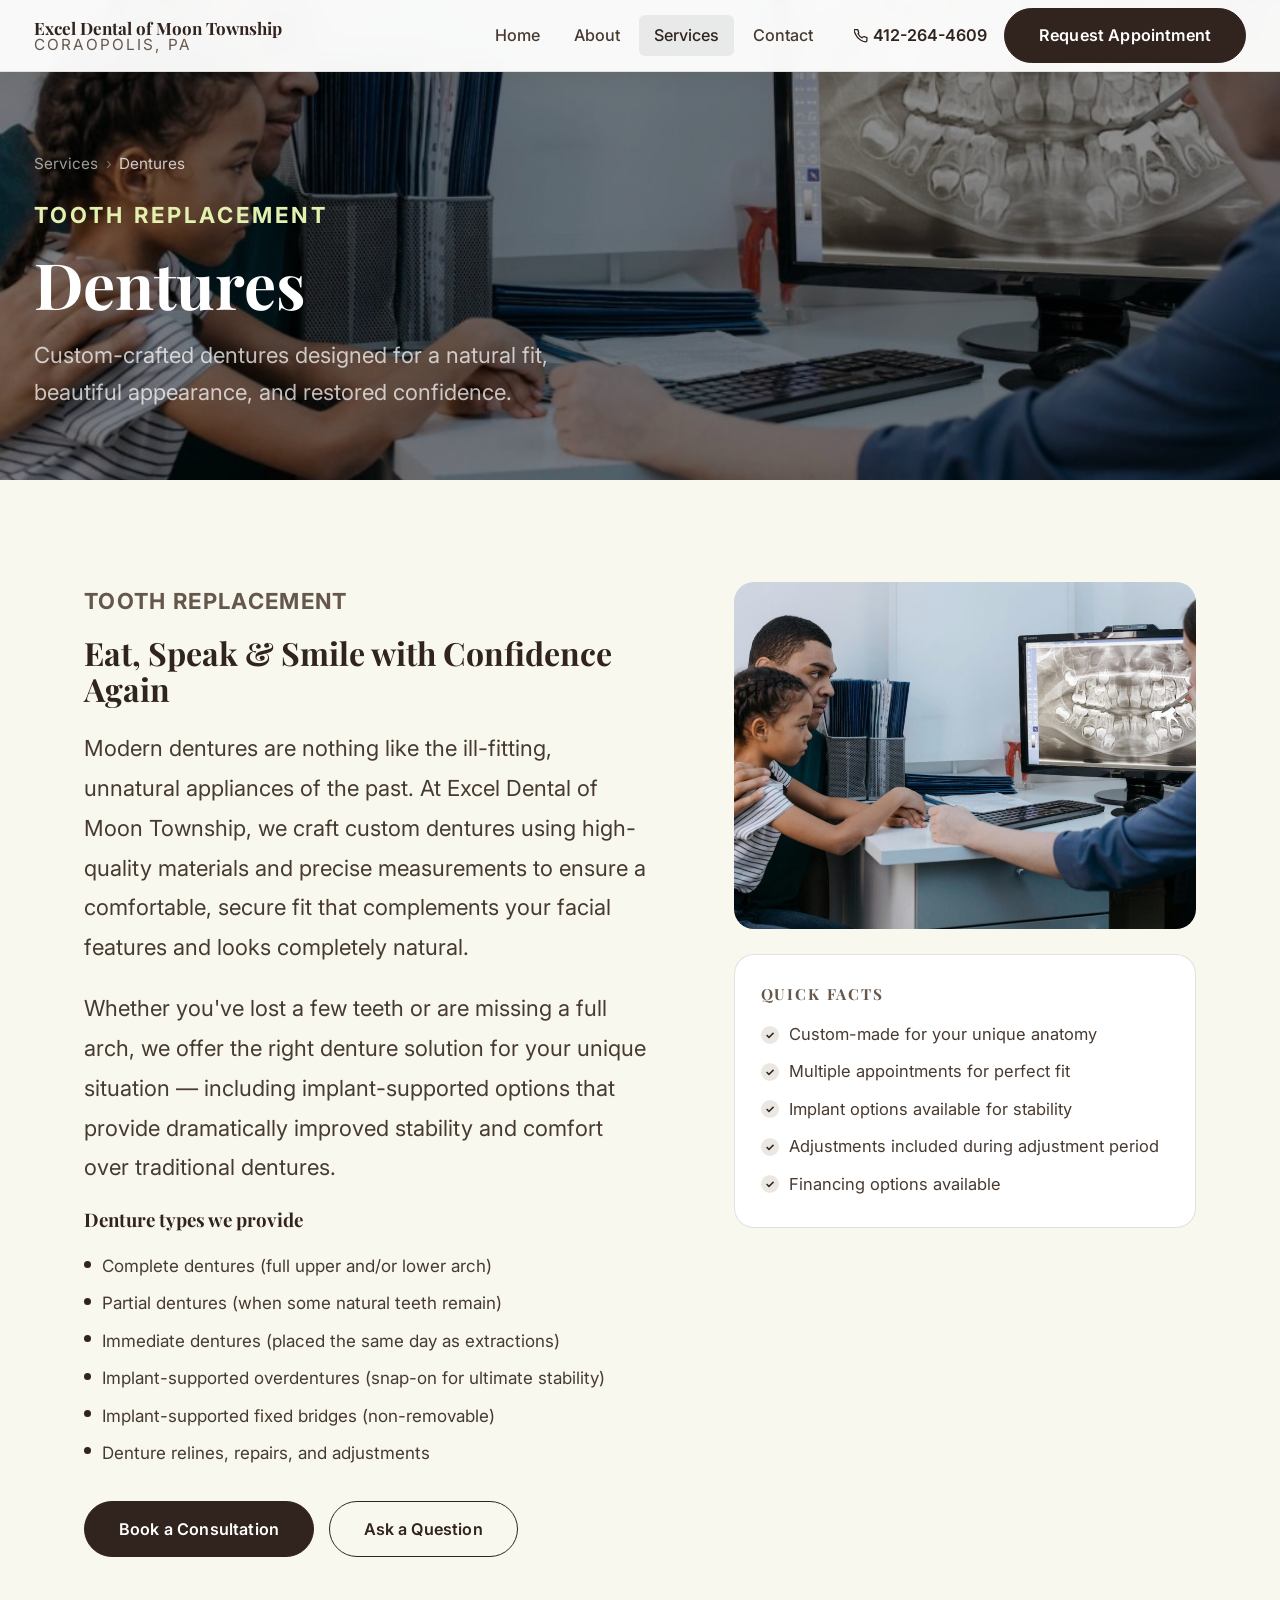
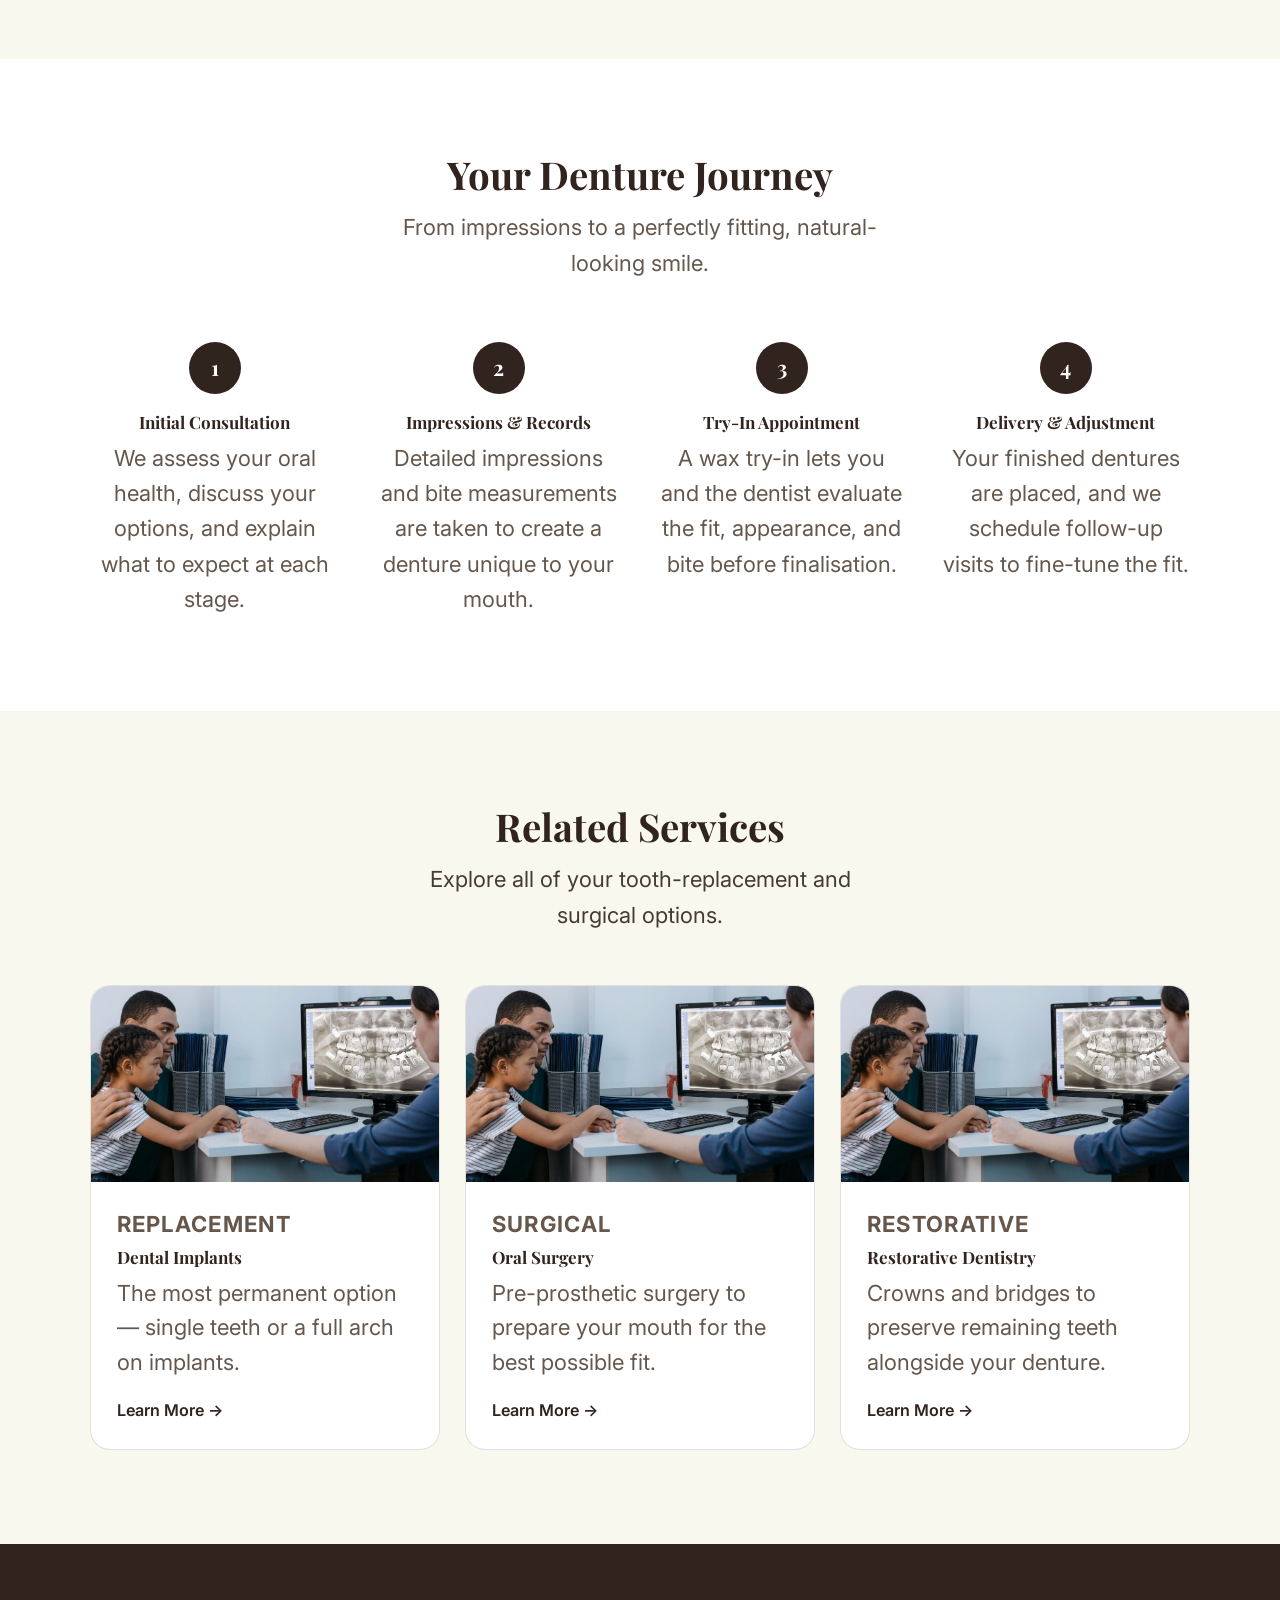
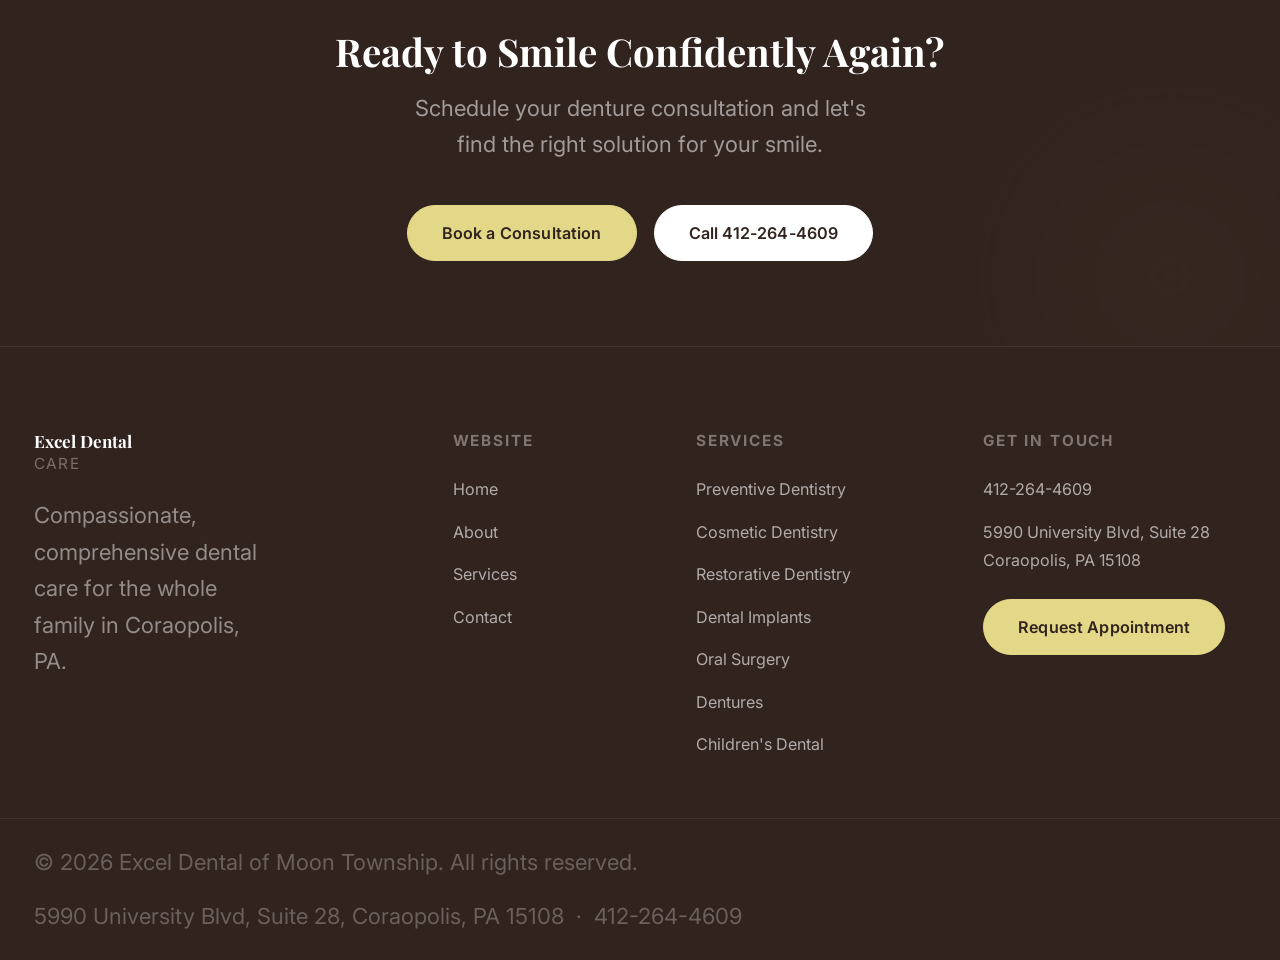
<file: dentures.html>
<!DOCTYPE html>
<html lang="en">
<head>
  <meta charset="UTF-8" />
  <meta name="viewport" content="width=device-width, initial-scale=1.0" />
  <title>Dentures | Excel Dental of Moon Township</title>
  <meta name="description" content="Custom full and partial dentures, including implant-supported dentures, at Excel Dental of Moon Township in Coraopolis, PA. Eat, speak, and smile with confidence again." />
  <link rel="canonical" href="https://exceldentalmoon.com/dentures.html" />
  <meta property="og:type" content="website" />
  <meta property="og:site_name" content="Excel Dental of Moon Township" />
  <meta property="og:title" content="Dentures | Excel Dental of Moon Township" />
  <meta property="og:description" content="Custom full and partial dentures, including implant-supported dentures, at Excel Dental of Moon Township in Coraopolis, PA. Eat, speak, and smile with confidence again." />
  <meta property="og:url" content="https://exceldentalmoon.com/dentures.html" />
  <meta property="og:image" content="https://exceldentalmoon.com/assets/images/wexford-hero-photo.jpg" />
  <meta name="twitter:card" content="summary_large_image" />
  <meta name="twitter:title" content="Dentures | Excel Dental of Moon Township" />
  <meta name="twitter:description" content="Custom full and partial dentures, including implant-supported dentures, at Excel Dental of Moon Township in Coraopolis, PA. Eat, speak, and smile with confidence again." />
  <meta name="twitter:image" content="https://exceldentalmoon.com/assets/images/wexford-hero-photo.jpg" />
  <link rel="preconnect" href="https://fonts.googleapis.com" />
  <link rel="preconnect" href="https://fonts.gstatic.com" crossorigin />
  <link href="https://fonts.googleapis.com/css2?family=Playfair+Display:ital,wght@0,400;0,600;0,700;1,400;1,600&family=Inter:wght@300;400;500;600;700&display=swap" rel="stylesheet" />
  <link rel="stylesheet" href="css/style.css" />
  <script type="application/ld+json">
  {
    "@context": "https://schema.org",
    "@type": "MedicalProcedure",
    "name": "Dentures",
    "description": "Custom full and partial dentures, including implant-supported dentures, at Excel Dental of Moon Township in Coraopolis, PA. Eat, speak, and smile with confidence again.",
    "url": "https://exceldentalmoon.com/dentures.html",
    "procedureType": "https://health-lifesci.schema.org/NoninvasiveProcedure",
    "performer": {
      "@type": "Dentist",
      "name": "Excel Dental of Moon Township",
      "url": "https://exceldentalmoon.com/"
    }
  }
  </script>
  <link rel="icon" href="favicon.svg" type="image/svg+xml" />
  <script type="application/ld+json">
  {
    "@context": "https://schema.org",
    "@type": "BreadcrumbList",
    "itemListElement": [
      { "@type": "ListItem", "position": 1, "name": "Home", "item": "https://exceldentalmoon.com/" },
      { "@type": "ListItem", "position": 2, "name": "Services", "item": "https://exceldentalmoon.com/services.html" },
      { "@type": "ListItem", "position": 3, "name": "Dentures", "item": "https://exceldentalmoon.com/dentures.html" }
    ]
  }
  </script>
</head>
<body>

  <!-- NAV -->
  <header class="navbar" id="navbar">
    <div class="nav-inner">
      <a href="index.html" class="nav-logo" aria-label="Excel Dental of Moon Township — home">
        <div class="nav-logo-icon"><svg viewBox="-32 0 512 512" xmlns="http://www.w3.org/2000/svg" aria-hidden="true" style="fill:#fff;"><path d="M443.98 96.25c-11.01-45.22-47.11-82.06-92.01-93.72-32.19-8.36-63 5.1-89.14 24.33-3.25 2.39-6.96 3.73-10.5 5.48l28.32 18.21c7.42 4.77 9.58 14.67 4.8 22.11-4.46 6.95-14.27 9.86-22.11 4.8L162.83 12.84c-20.7-10.85-43.38-16.4-66.81-10.31-44.9 11.67-81 48.5-92.01 93.72-10.13 41.62-.42 80.81 21.5 110.43 23.36 31.57 32.68 68.66 36.29 107.35 4.4 47.16 10.33 94.16 20.94 140.32l7.8 33.95c3.19 13.87 15.49 23.7 29.67 23.7 13.97 0 26.15-9.55 29.54-23.16l34.47-138.42c4.56-18.32 20.96-31.16 39.76-31.16s35.2 12.85 39.76 31.16l34.47 138.42c3.39 13.61 15.57 23.16 29.54 23.16 14.18 0 26.48-9.83 29.67-23.7l7.8-33.95c10.61-46.15 16.53-93.16 20.94-140.32 3.61-38.7 12.93-75.78 36.29-107.35 21.95-29.61 31.66-68.8 21.53-110.43z"/></svg></div>
        <div class="nav-logo-text"><span class="name">Excel Dental of Moon Township</span><span class="tagline">Coraopolis, PA</span></div>
      </a>
      <nav class="nav-menu" aria-label="Primary navigation">
        <a href="index.html">Home</a><a href="about.html">About</a><a href="services.html" class="active">Services</a><a href="contact.html">Contact</a>
      </nav>
      <div class="nav-actions">
        <a href="tel:4122644609" class="nav-phone"><svg width="14" height="14" viewBox="0 0 24 24" fill="none" stroke="currentColor" stroke-width="2.2" stroke-linecap="round" stroke-linejoin="round" aria-hidden="true"><path d="M22 16.92v3a2 2 0 01-2.18 2 19.79 19.79 0 01-8.63-3.07A19.5 19.5 0 013.06 9.81a19.79 19.79 0 01-3.07-8.67A2 2 0 012.18 1h3a2 2 0 012 1.72c.127.96.361 1.903.7 2.81a2 2 0 01-.45 2.11L6.91 8.16a16 16 0 006.93 6.93l1.52-1.52a2 2 0 012.11-.45c.907.339 1.85.573 2.81.7A2 2 0 0122 16.92z"/></svg>412-264-4609</a>
        <a href="https://appt.link/excel-dental-of-moon-township/dentist-appointment" class="btn btn-dark">Request Appointment</a>
      </div>
      <button class="nav-hamburger" id="navHamburger" aria-label="Toggle menu" aria-expanded="false"><span></span><span></span><span></span></button>
    </div>
    <nav class="nav-mobile" aria-label="Mobile navigation">
      <a href="index.html">Home</a><a href="about.html">About</a><a href="services.html">Services</a><a href="contact.html">Contact</a>
      <div class="nav-mobile-cta"><a href="tel:4122644609" class="btn btn-outline">📞 412-264-4609</a><a href="https://appt.link/excel-dental-of-moon-township/dentist-appointment" class="btn btn-dark">Request Appointment</a></div>
    </nav>
  </header>

  <!-- HERO -->
  <section class="srv-page-hero" aria-labelledby="srv-heading">
    <div class="srv-page-hero-bg" style="background-image:url('assets/images/wexford-home-photo.jpg');"></div>
    <div class="srv-page-hero-body">
      <div class="breadcrumb"><a href="services.html">Services</a><span>›</span><span style="color:rgba(255,255,255,.75);">Dentures</span></div>
      <p class="stag">Tooth Replacement</p>
      <h1 id="srv-heading">Dentures</h1>
      <p class="hero-sub">Custom-crafted dentures designed for a natural fit, beautiful appearance, and restored confidence.</p>
    </div>
  </section>

  <!-- BODY -->
  <div class="srv-page-body">
    <div class="srv-page-content fade-up">
      <p class="stag">Tooth Replacement</p>
      <h2>Eat, Speak &amp; Smile with Confidence Again</h2>
      <p>Modern dentures are nothing like the ill-fitting, unnatural appliances of the past. At Excel Dental of Moon Township, we craft custom dentures using high-quality materials and precise measurements to ensure a comfortable, secure fit that complements your facial features and looks completely natural.</p>
      <p>Whether you've lost a few teeth or are missing a full arch, we offer the right denture solution for your unique situation — including implant-supported options that provide dramatically improved stability and comfort over traditional dentures.</p>
      <h3 style="font-size:1.1rem;margin-bottom:.75rem;margin-top:.25rem;">Denture types we provide</h3>
      <ul>
        <li>Complete dentures (full upper and/or lower arch)</li>
        <li>Partial dentures (when some natural teeth remain)</li>
        <li>Immediate dentures (placed the same day as extractions)</li>
        <li>Implant-supported overdentures (snap-on for ultimate stability)</li>
        <li>Implant-supported fixed bridges (non-removable)</li>
        <li>Denture relines, repairs, and adjustments</li>
      </ul>
      <div class="srv-page-actions">
        <a href="https://appt.link/excel-dental-of-moon-township/dentist-appointment" class="btn btn-dark">Book a Consultation</a>
        <a href="contact.html" class="btn btn-outline">Ask a Question</a>
      </div>
    </div>
    <aside class="srv-page-sidebar">
      <div class="srv-sidebar-img fade-up"><img src="assets/images/wexford-home-photo.jpg" alt="Patient smiling confidently with new dentures" loading="lazy" /></div>
      <div class="srv-info-card fade-up">
        <h4>Quick Facts</h4>
        <ul>
          <li>Custom-made for your unique anatomy</li>
          <li>Multiple appointments for perfect fit</li>
          <li>Implant options available for stability</li>
          <li>Adjustments included during adjustment period</li>
          <li>Financing options available</li>
        </ul>
      </div>
    </aside>
  </div>

  <!-- PROCESS -->
  <section class="process-section" aria-labelledby="process-heading">
    <div class="section-header fade-up"><h2 id="process-heading">Your Denture Journey</h2><p>From impressions to a perfectly fitting, natural-looking smile.</p></div>
    <div class="process-steps">
      <div class="process-step fade-up"><div class="step-num">1</div><h3>Initial Consultation</h3><p>We assess your oral health, discuss your options, and explain what to expect at each stage.</p></div>
      <div class="process-step fade-up"><div class="step-num">2</div><h3>Impressions &amp; Records</h3><p>Detailed impressions and bite measurements are taken to create a denture unique to your mouth.</p></div>
      <div class="process-step fade-up"><div class="step-num">3</div><h3>Try-In Appointment</h3><p>A wax try-in lets you and the dentist evaluate the fit, appearance, and bite before finalisation.</p></div>
      <div class="process-step fade-up"><div class="step-num">4</div><h3>Delivery &amp; Adjustment</h3><p>Your finished dentures are placed, and we schedule follow-up visits to fine-tune the fit.</p></div>
    </div>
  </section>

  <!-- RELATED -->
  <section class="related-section" aria-labelledby="related-heading">
    <div class="section-header fade-up"><h2 id="related-heading">Related Services</h2><p>Explore all of your tooth-replacement and surgical options.</p></div>
    <div class="related-grid">
      <a href="dental-implants.html" class="related-card"><div class="related-card-img"><img src="assets/images/wexford-home-photo.jpg" alt="Dental Implants" loading="lazy" /></div><div class="related-card-body"><p class="stag">Replacement</p><h3>Dental Implants</h3><p>The most permanent option — single teeth or a full arch on implants.</p><span class="related-card-link">Learn More →</span></div></a>
      <a href="oral-surgery.html" class="related-card"><div class="related-card-img"><img src="assets/images/wexford-home-photo.jpg" alt="Oral Surgery" loading="lazy" /></div><div class="related-card-body"><p class="stag">Surgical</p><h3>Oral Surgery</h3><p>Pre-prosthetic surgery to prepare your mouth for the best possible fit.</p><span class="related-card-link">Learn More →</span></div></a>
      <a href="restorative-dentistry.html" class="related-card"><div class="related-card-img"><img src="assets/images/wexford-home-photo.jpg" alt="Restorative" loading="lazy" /></div><div class="related-card-body"><p class="stag">Restorative</p><h3>Restorative Dentistry</h3><p>Crowns and bridges to preserve remaining teeth alongside your denture.</p><span class="related-card-link">Learn More →</span></div></a>
    </div>
  </section>

  <!-- CTA -->
  <section class="cta-banner"><h2 class="fade-up">Ready to Smile Confidently Again?</h2><p class="fade-up">Schedule your denture consultation and let's find the right solution for your smile.</p><div class="cta-actions fade-up"><a href="https://appt.link/excel-dental-of-moon-township/dentist-appointment" class="btn btn-accent">Book a Consultation</a><a href="tel:4122644609" class="btn btn-light">Call 412-264-4609</a></div></section>

  <!-- FOOTER -->
  <footer class="footer">
    <div class="footer-main">
      <div class="footer-brand"><div class="f-logo"><div class="f-logo-icon"><svg viewBox="-32 0 512 512" xmlns="http://www.w3.org/2000/svg" aria-hidden="true" style="fill:#2a2a2a;"><path d="M443.98 96.25c-11.01-45.22-47.11-82.06-92.01-93.72-32.19-8.36-63 5.1-89.14 24.33-3.25 2.39-6.96 3.73-10.5 5.48l28.32 18.21c7.42 4.77 9.58 14.67 4.8 22.11-4.46 6.95-14.27 9.86-22.11 4.8L162.83 12.84c-20.7-10.85-43.38-16.4-66.81-10.31-44.9 11.67-81 48.5-92.01 93.72-10.13 41.62-.42 80.81 21.5 110.43 23.36 31.57 32.68 68.66 36.29 107.35 4.4 47.16 10.33 94.16 20.94 140.32l7.8 33.95c3.19 13.87 15.49 23.7 29.67 23.7 13.97 0 26.15-9.55 29.54-23.16l34.47-138.42c4.56-18.32 20.96-31.16 39.76-31.16s35.2 12.85 39.76 31.16l34.47 138.42c3.39 13.61 15.57 23.16 29.54 23.16 14.18 0 26.48-9.83 29.67-23.7l7.8-33.95c10.61-46.15 16.53-93.16 20.94-140.32 3.61-38.7 12.93-75.78 36.29-107.35 21.95-29.61 31.66-68.8 21.53-110.43z"/></svg></div><div class="f-logo-text"><span class="name">Excel Dental</span><span class="care">Care</span></div></div><p>Compassionate, comprehensive dental care for the whole family in Coraopolis, PA.</p></div>
      <div class="footer-col"><h4>Website</h4><ul><li><a href="index.html">Home</a></li><li><a href="about.html">About</a></li><li><a href="services.html">Services</a></li><li><a href="contact.html">Contact</a></li></ul></div>
      <div class="footer-col"><h4>Services</h4><ul><li><a href="cleaning-and-prevention.html">Preventive Dentistry</a></li><li><a href="cosmetic-dentistry.html">Cosmetic Dentistry</a></li><li><a href="restorative-dentistry.html">Restorative Dentistry</a></li><li><a href="dental-implants.html">Dental Implants</a></li><li><a href="oral-surgery.html">Oral Surgery</a></li><li><a href="dentures.html">Dentures</a></li><li><a href="pediatric-dentistry.html">Children's Dental</a></li></ul></div>
      <div class="footer-col"><h4>Get In Touch</h4><ul><li><a href="tel:4122644609">412-264-4609</a></li><li><a href="https://maps.google.com/?q=5990+University+Blvd+Suite+28+Coraopolis+PA+15108" target="_blank" rel="noopener">5990 University Blvd, Suite 28<br>Coraopolis, PA 15108</a></li></ul><a href="https://appt.link/excel-dental-of-moon-township/dentist-appointment" class="btn btn-accent footer-appt-btn">Request Appointment</a></div>
    </div>
    <div class="footer-bottom"><p>&copy; <span id="year"></span> Excel Dental of Moon Township. All rights reserved.</p><p>5990 University Blvd, Suite 28, Coraopolis, PA 15108 &nbsp;·&nbsp; 412-264-4609</p></div>
  </footer>
  <script src="js/main.js"></script>
</body>
</html>
</file>
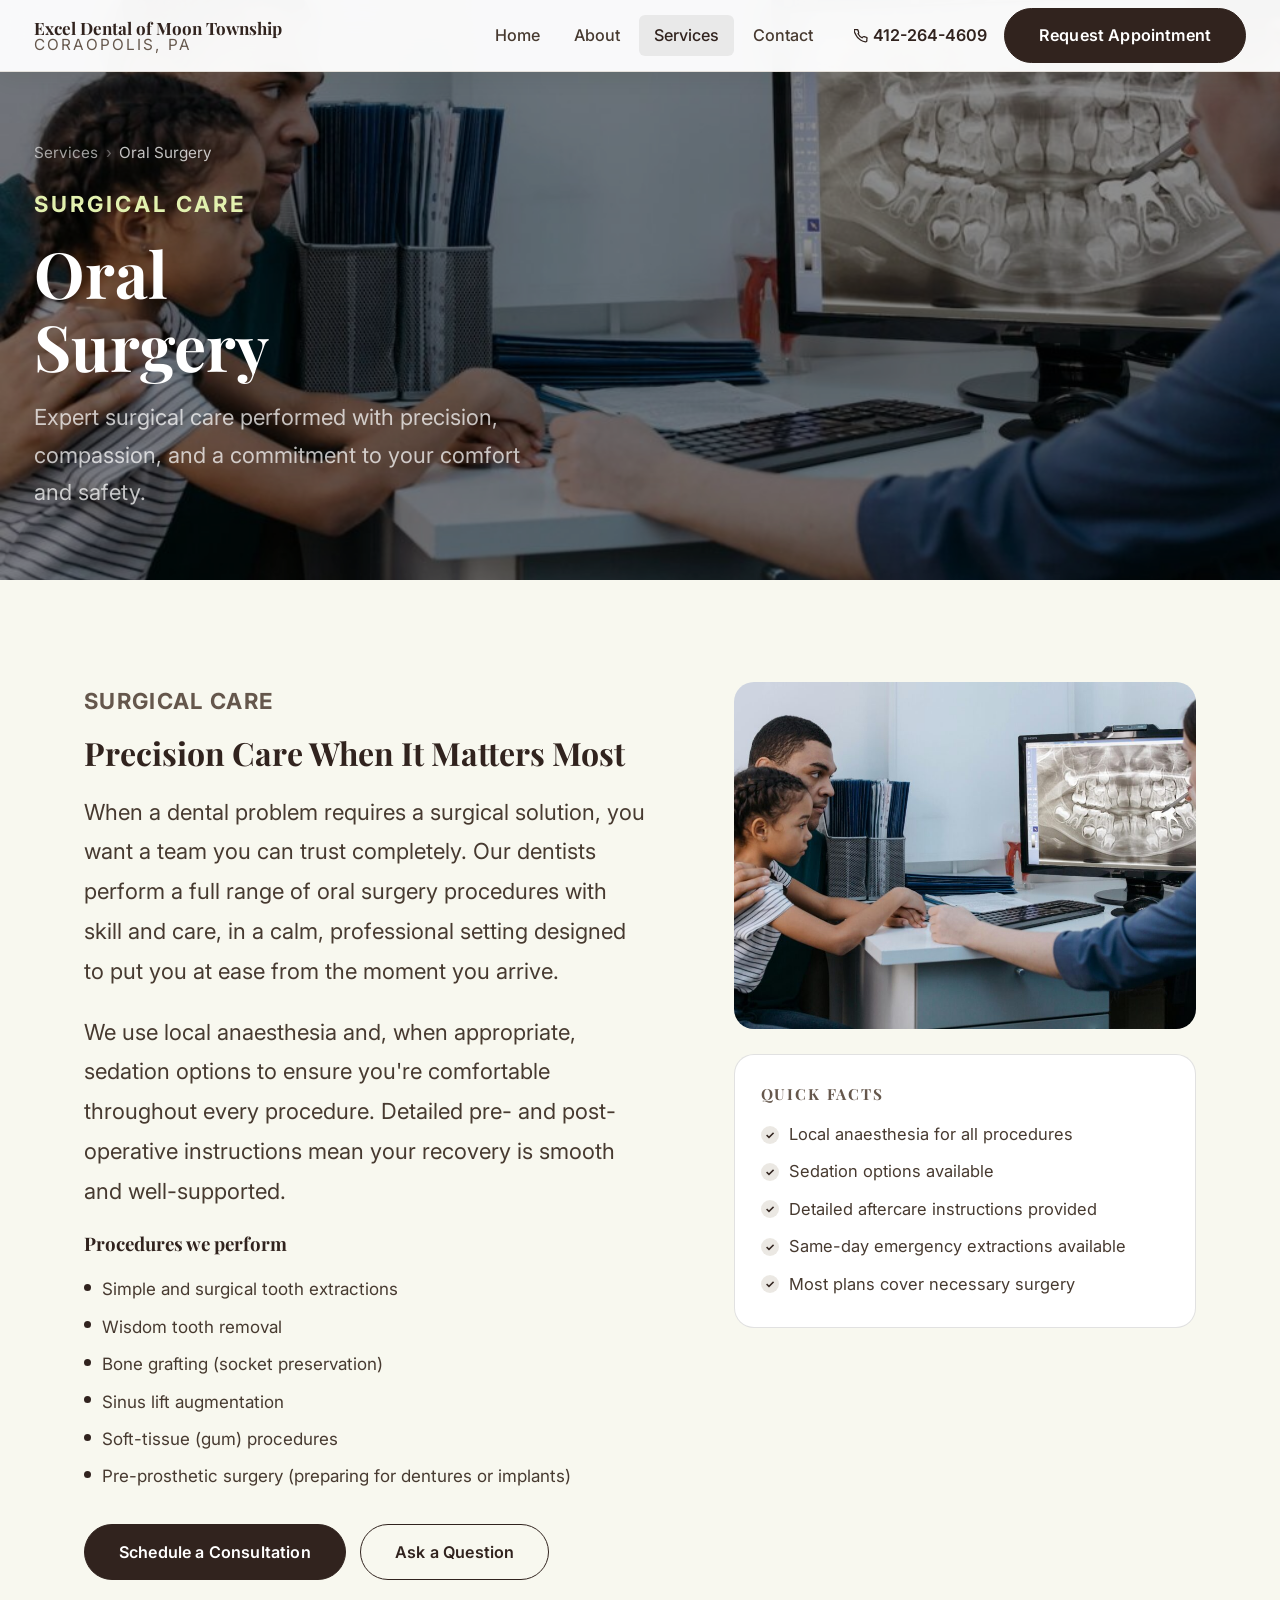
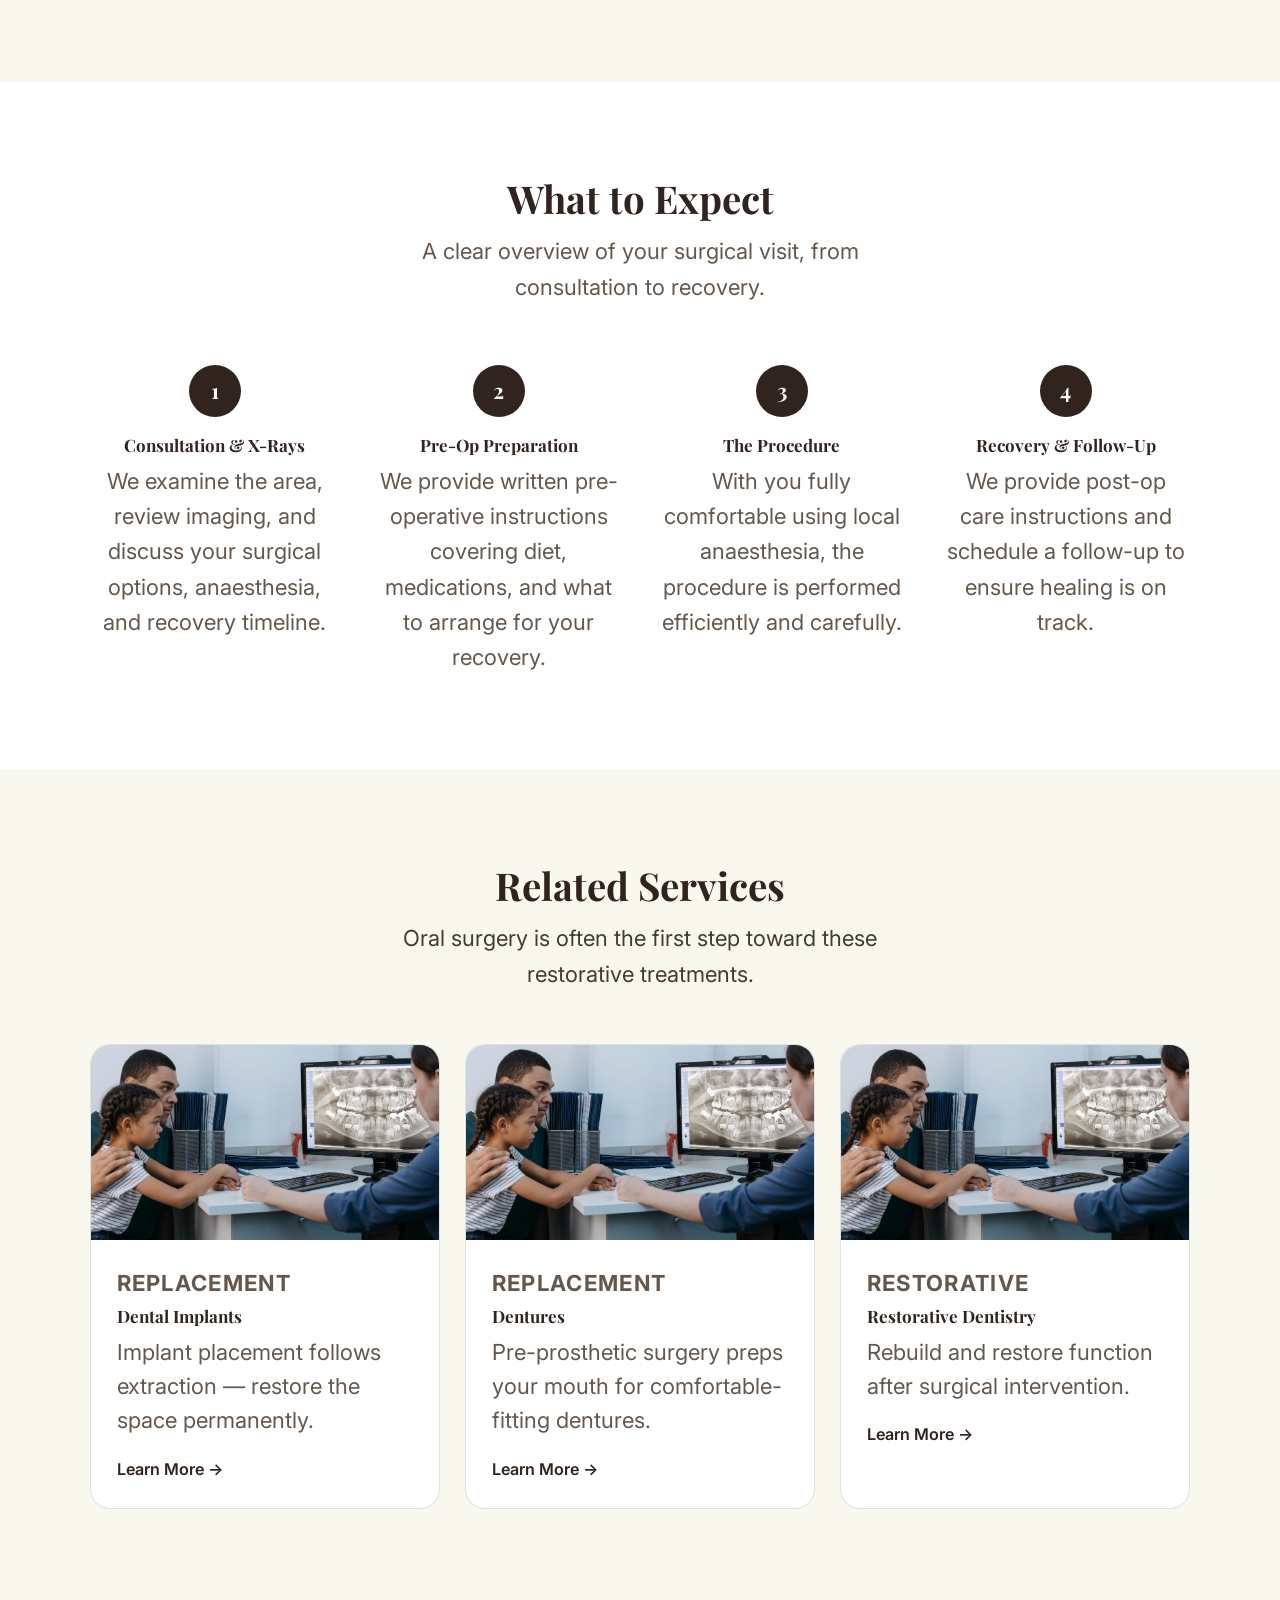
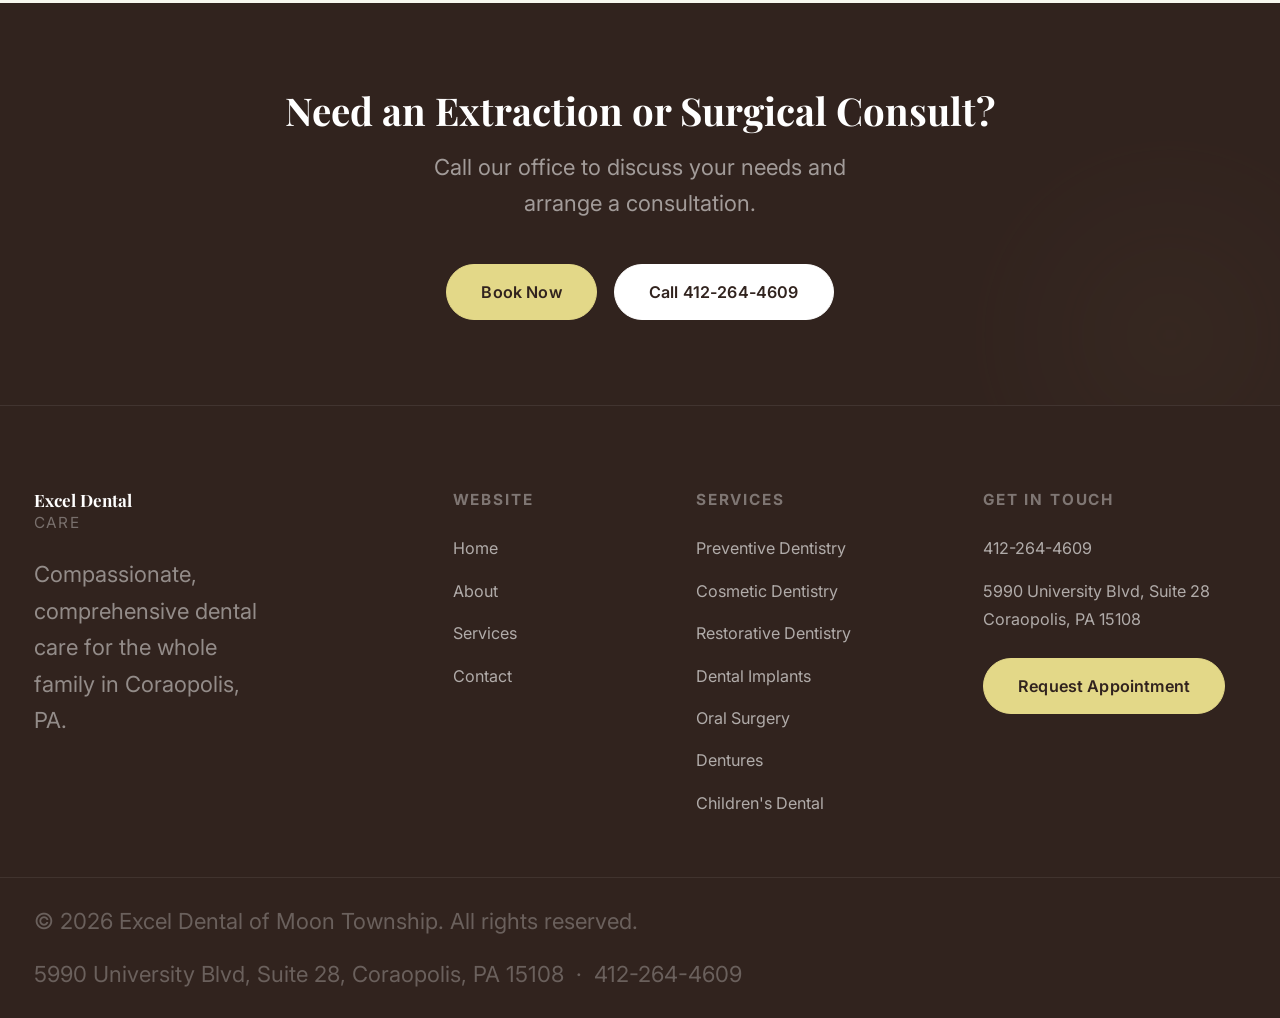
<file: oral-surgery.html>
<!DOCTYPE html>
<html lang="en">
<head>
  <meta charset="UTF-8" />
  <meta name="viewport" content="width=device-width, initial-scale=1.0" />
  <title>Oral Surgery | Excel Dental of Moon Township</title>
  <meta name="description" content="Tooth extractions, wisdom tooth removal, bone grafting, and more at Excel Dental of Moon Township in Coraopolis, PA. Precise, comfortable oral surgery in a caring environment." />
  <link rel="canonical" href="https://exceldentalmoon.com/oral-surgery.html" />
  <meta property="og:type" content="website" />
  <meta property="og:site_name" content="Excel Dental of Moon Township" />
  <meta property="og:title" content="Oral Surgery | Excel Dental of Moon Township" />
  <meta property="og:description" content="Tooth extractions, wisdom tooth removal, bone grafting, and more at Excel Dental of Moon Township in Coraopolis, PA. Precise, comfortable oral surgery in a caring environment." />
  <meta property="og:url" content="https://exceldentalmoon.com/oral-surgery.html" />
  <meta property="og:image" content="https://exceldentalmoon.com/assets/images/wexford-hero-photo.jpg" />
  <meta name="twitter:card" content="summary_large_image" />
  <meta name="twitter:title" content="Oral Surgery | Excel Dental of Moon Township" />
  <meta name="twitter:description" content="Tooth extractions, wisdom tooth removal, bone grafting, and more at Excel Dental of Moon Township in Coraopolis, PA. Precise, comfortable oral surgery in a caring environment." />
  <meta name="twitter:image" content="https://exceldentalmoon.com/assets/images/wexford-hero-photo.jpg" />
  <link rel="preconnect" href="https://fonts.googleapis.com" />
  <link rel="preconnect" href="https://fonts.gstatic.com" crossorigin />
  <link href="https://fonts.googleapis.com/css2?family=Playfair+Display:ital,wght@0,400;0,600;0,700;1,400;1,600&family=Inter:wght@300;400;500;600;700&display=swap" rel="stylesheet" />
  <link rel="stylesheet" href="css/style.css" />
  <script type="application/ld+json">
  {
    "@context": "https://schema.org",
    "@type": "MedicalProcedure",
    "name": "Oral Surgery",
    "description": "Tooth extractions, wisdom tooth removal, bone grafting, and more at Excel Dental of Moon Township in Coraopolis, PA. Precise, comfortable oral surgery in a caring environment.",
    "url": "https://exceldentalmoon.com/oral-surgery.html",
    "procedureType": "https://health-lifesci.schema.org/SurgicalProcedure",
    "performer": {
      "@type": "Dentist",
      "name": "Excel Dental of Moon Township",
      "url": "https://exceldentalmoon.com/"
    }
  }
  </script>
  <link rel="icon" href="favicon.svg" type="image/svg+xml" />
  <script type="application/ld+json">
  {
    "@context": "https://schema.org",
    "@type": "BreadcrumbList",
    "itemListElement": [
      { "@type": "ListItem", "position": 1, "name": "Home", "item": "https://exceldentalmoon.com/" },
      { "@type": "ListItem", "position": 2, "name": "Services", "item": "https://exceldentalmoon.com/services.html" },
      { "@type": "ListItem", "position": 3, "name": "Oral Surgery", "item": "https://exceldentalmoon.com/oral-surgery.html" }
    ]
  }
  </script>
</head>
<body>

  <!-- NAV -->
  <header class="navbar" id="navbar">
    <div class="nav-inner">
      <a href="index.html" class="nav-logo" aria-label="Excel Dental of Moon Township — home">
        <div class="nav-logo-icon"><svg viewBox="-32 0 512 512" xmlns="http://www.w3.org/2000/svg" aria-hidden="true" style="fill:#fff;"><path d="M443.98 96.25c-11.01-45.22-47.11-82.06-92.01-93.72-32.19-8.36-63 5.1-89.14 24.33-3.25 2.39-6.96 3.73-10.5 5.48l28.32 18.21c7.42 4.77 9.58 14.67 4.8 22.11-4.46 6.95-14.27 9.86-22.11 4.8L162.83 12.84c-20.7-10.85-43.38-16.4-66.81-10.31-44.9 11.67-81 48.5-92.01 93.72-10.13 41.62-.42 80.81 21.5 110.43 23.36 31.57 32.68 68.66 36.29 107.35 4.4 47.16 10.33 94.16 20.94 140.32l7.8 33.95c3.19 13.87 15.49 23.7 29.67 23.7 13.97 0 26.15-9.55 29.54-23.16l34.47-138.42c4.56-18.32 20.96-31.16 39.76-31.16s35.2 12.85 39.76 31.16l34.47 138.42c3.39 13.61 15.57 23.16 29.54 23.16 14.18 0 26.48-9.83 29.67-23.7l7.8-33.95c10.61-46.15 16.53-93.16 20.94-140.32 3.61-38.7 12.93-75.78 36.29-107.35 21.95-29.61 31.66-68.8 21.53-110.43z"/></svg></div>
        <div class="nav-logo-text"><span class="name">Excel Dental of Moon Township</span><span class="tagline">Coraopolis, PA</span></div>
      </a>
      <nav class="nav-menu" aria-label="Primary navigation">
        <a href="index.html">Home</a><a href="about.html">About</a><a href="services.html" class="active">Services</a><a href="contact.html">Contact</a>
      </nav>
      <div class="nav-actions">
        <a href="tel:4122644609" class="nav-phone"><svg width="14" height="14" viewBox="0 0 24 24" fill="none" stroke="currentColor" stroke-width="2.2" stroke-linecap="round" stroke-linejoin="round" aria-hidden="true"><path d="M22 16.92v3a2 2 0 01-2.18 2 19.79 19.79 0 01-8.63-3.07A19.5 19.5 0 013.06 9.81a19.79 19.79 0 01-3.07-8.67A2 2 0 012.18 1h3a2 2 0 012 1.72c.127.96.361 1.903.7 2.81a2 2 0 01-.45 2.11L6.91 8.16a16 16 0 006.93 6.93l1.52-1.52a2 2 0 012.11-.45c.907.339 1.85.573 2.81.7A2 2 0 0122 16.92z"/></svg>412-264-4609</a>
        <a href="https://appt.link/excel-dental-of-moon-township/dentist-appointment" class="btn btn-dark">Request Appointment</a>
      </div>
      <button class="nav-hamburger" id="navHamburger" aria-label="Toggle menu" aria-expanded="false"><span></span><span></span><span></span></button>
    </div>
    <nav class="nav-mobile" aria-label="Mobile navigation">
      <a href="index.html">Home</a><a href="about.html">About</a><a href="services.html">Services</a><a href="contact.html">Contact</a>
      <div class="nav-mobile-cta"><a href="tel:4122644609" class="btn btn-outline">📞 412-264-4609</a><a href="https://appt.link/excel-dental-of-moon-township/dentist-appointment" class="btn btn-dark">Request Appointment</a></div>
    </nav>
  </header>

  <!-- HERO -->
  <section class="srv-page-hero" aria-labelledby="srv-heading">
    <div class="srv-page-hero-bg" style="background-image:url('assets/images/wexford-home-photo.jpg');"></div>
    <div class="srv-page-hero-body">
      <div class="breadcrumb"><a href="services.html">Services</a><span>›</span><span style="color:rgba(255,255,255,.75);">Oral Surgery</span></div>
      <p class="stag">Surgical Care</p>
      <h1 id="srv-heading">Oral<br>Surgery</h1>
      <p class="hero-sub">Expert surgical care performed with precision, compassion, and a commitment to your comfort and safety.</p>
    </div>
  </section>

  <!-- BODY -->
  <div class="srv-page-body">
    <div class="srv-page-content fade-up">
      <p class="stag">Surgical Care</p>
      <h2>Precision Care When It Matters Most</h2>
      <p>When a dental problem requires a surgical solution, you want a team you can trust completely. Our dentists perform a full range of oral surgery procedures with skill and care, in a calm, professional setting designed to put you at ease from the moment you arrive.</p>
      <p>We use local anaesthesia and, when appropriate, sedation options to ensure you're comfortable throughout every procedure. Detailed pre- and post-operative instructions mean your recovery is smooth and well-supported.</p>
      <h3 style="font-size:1.1rem;margin-bottom:.75rem;margin-top:.25rem;">Procedures we perform</h3>
      <ul>
        <li>Simple and surgical tooth extractions</li>
        <li>Wisdom tooth removal</li>
        <li>Bone grafting (socket preservation)</li>
        <li>Sinus lift augmentation</li>
        <li>Soft-tissue (gum) procedures</li>
        <li>Pre-prosthetic surgery (preparing for dentures or implants)</li>
      </ul>
      <div class="srv-page-actions">
        <a href="https://appt.link/excel-dental-of-moon-township/dentist-appointment" class="btn btn-dark">Schedule a Consultation</a>
        <a href="contact.html" class="btn btn-outline">Ask a Question</a>
      </div>
    </div>
    <aside class="srv-page-sidebar">
      <div class="srv-sidebar-img fade-up"><img src="assets/images/wexford-home-photo.jpg" alt="Comfortable oral surgery consultation" loading="lazy" /></div>
      <div class="srv-info-card fade-up">
        <h4>Quick Facts</h4>
        <ul>
          <li>Local anaesthesia for all procedures</li>
          <li>Sedation options available</li>
          <li>Detailed aftercare instructions provided</li>
          <li>Same-day emergency extractions available</li>
          <li>Most plans cover necessary surgery</li>
        </ul>
      </div>
    </aside>
  </div>

  <!-- PROCESS -->
  <section class="process-section" aria-labelledby="process-heading">
    <div class="section-header fade-up"><h2 id="process-heading">What to Expect</h2><p>A clear overview of your surgical visit, from consultation to recovery.</p></div>
    <div class="process-steps">
      <div class="process-step fade-up"><div class="step-num">1</div><h3>Consultation &amp; X-Rays</h3><p>We examine the area, review imaging, and discuss your surgical options, anaesthesia, and recovery timeline.</p></div>
      <div class="process-step fade-up"><div class="step-num">2</div><h3>Pre-Op Preparation</h3><p>We provide written pre-operative instructions covering diet, medications, and what to arrange for your recovery.</p></div>
      <div class="process-step fade-up"><div class="step-num">3</div><h3>The Procedure</h3><p>With you fully comfortable using local anaesthesia, the procedure is performed efficiently and carefully.</p></div>
      <div class="process-step fade-up"><div class="step-num">4</div><h3>Recovery &amp; Follow-Up</h3><p>We provide post-op care instructions and schedule a follow-up to ensure healing is on track.</p></div>
    </div>
  </section>

  <!-- RELATED -->
  <section class="related-section" aria-labelledby="related-heading">
    <div class="section-header fade-up"><h2 id="related-heading">Related Services</h2><p>Oral surgery is often the first step toward these restorative treatments.</p></div>
    <div class="related-grid">
      <a href="dental-implants.html" class="related-card"><div class="related-card-img"><img src="assets/images/wexford-home-photo.jpg" alt="Dental Implants" loading="lazy" /></div><div class="related-card-body"><p class="stag">Replacement</p><h3>Dental Implants</h3><p>Implant placement follows extraction — restore the space permanently.</p><span class="related-card-link">Learn More →</span></div></a>
      <a href="dentures.html" class="related-card"><div class="related-card-img"><img src="assets/images/wexford-home-photo.jpg" alt="Dentures" loading="lazy" /></div><div class="related-card-body"><p class="stag">Replacement</p><h3>Dentures</h3><p>Pre-prosthetic surgery preps your mouth for comfortable-fitting dentures.</p><span class="related-card-link">Learn More →</span></div></a>
      <a href="restorative-dentistry.html" class="related-card"><div class="related-card-img"><img src="assets/images/wexford-home-photo.jpg" alt="Restorative" loading="lazy" /></div><div class="related-card-body"><p class="stag">Restorative</p><h3>Restorative Dentistry</h3><p>Rebuild and restore function after surgical intervention.</p><span class="related-card-link">Learn More →</span></div></a>
    </div>
  </section>

  <!-- CTA -->
  <section class="cta-banner"><h2 class="fade-up">Need an Extraction or Surgical Consult?</h2><p class="fade-up">Call our office to discuss your needs and arrange a consultation.</p><div class="cta-actions fade-up"><a href="https://appt.link/excel-dental-of-moon-township/dentist-appointment" class="btn btn-accent">Book Now</a><a href="tel:4122644609" class="btn btn-light">Call 412-264-4609</a></div></section>

  <!-- FOOTER -->
  <footer class="footer">
    <div class="footer-main">
      <div class="footer-brand"><div class="f-logo"><div class="f-logo-icon"><svg viewBox="-32 0 512 512" xmlns="http://www.w3.org/2000/svg" aria-hidden="true" style="fill:#2a2a2a;"><path d="M443.98 96.25c-11.01-45.22-47.11-82.06-92.01-93.72-32.19-8.36-63 5.1-89.14 24.33-3.25 2.39-6.96 3.73-10.5 5.48l28.32 18.21c7.42 4.77 9.58 14.67 4.8 22.11-4.46 6.95-14.27 9.86-22.11 4.8L162.83 12.84c-20.7-10.85-43.38-16.4-66.81-10.31-44.9 11.67-81 48.5-92.01 93.72-10.13 41.62-.42 80.81 21.5 110.43 23.36 31.57 32.68 68.66 36.29 107.35 4.4 47.16 10.33 94.16 20.94 140.32l7.8 33.95c3.19 13.87 15.49 23.7 29.67 23.7 13.97 0 26.15-9.55 29.54-23.16l34.47-138.42c4.56-18.32 20.96-31.16 39.76-31.16s35.2 12.85 39.76 31.16l34.47 138.42c3.39 13.61 15.57 23.16 29.54 23.16 14.18 0 26.48-9.83 29.67-23.7l7.8-33.95c10.61-46.15 16.53-93.16 20.94-140.32 3.61-38.7 12.93-75.78 36.29-107.35 21.95-29.61 31.66-68.8 21.53-110.43z"/></svg></div><div class="f-logo-text"><span class="name">Excel Dental</span><span class="care">Care</span></div></div><p>Compassionate, comprehensive dental care for the whole family in Coraopolis, PA.</p></div>
      <div class="footer-col"><h4>Website</h4><ul><li><a href="index.html">Home</a></li><li><a href="about.html">About</a></li><li><a href="services.html">Services</a></li><li><a href="contact.html">Contact</a></li></ul></div>
      <div class="footer-col"><h4>Services</h4><ul><li><a href="cleaning-and-prevention.html">Preventive Dentistry</a></li><li><a href="cosmetic-dentistry.html">Cosmetic Dentistry</a></li><li><a href="restorative-dentistry.html">Restorative Dentistry</a></li><li><a href="dental-implants.html">Dental Implants</a></li><li><a href="oral-surgery.html">Oral Surgery</a></li><li><a href="dentures.html">Dentures</a></li><li><a href="pediatric-dentistry.html">Children's Dental</a></li></ul></div>
      <div class="footer-col"><h4>Get In Touch</h4><ul><li><a href="tel:4122644609">412-264-4609</a></li><li><a href="https://maps.google.com/?q=5990+University+Blvd+Suite+28+Coraopolis+PA+15108" target="_blank" rel="noopener">5990 University Blvd, Suite 28<br>Coraopolis, PA 15108</a></li></ul><a href="https://appt.link/excel-dental-of-moon-township/dentist-appointment" class="btn btn-accent footer-appt-btn">Request Appointment</a></div>
    </div>
    <div class="footer-bottom"><p>&copy; <span id="year"></span> Excel Dental of Moon Township. All rights reserved.</p><p>5990 University Blvd, Suite 28, Coraopolis, PA 15108 &nbsp;·&nbsp; 412-264-4609</p></div>
  </footer>
  <script src="js/main.js"></script>
</body>
</html>
</file>
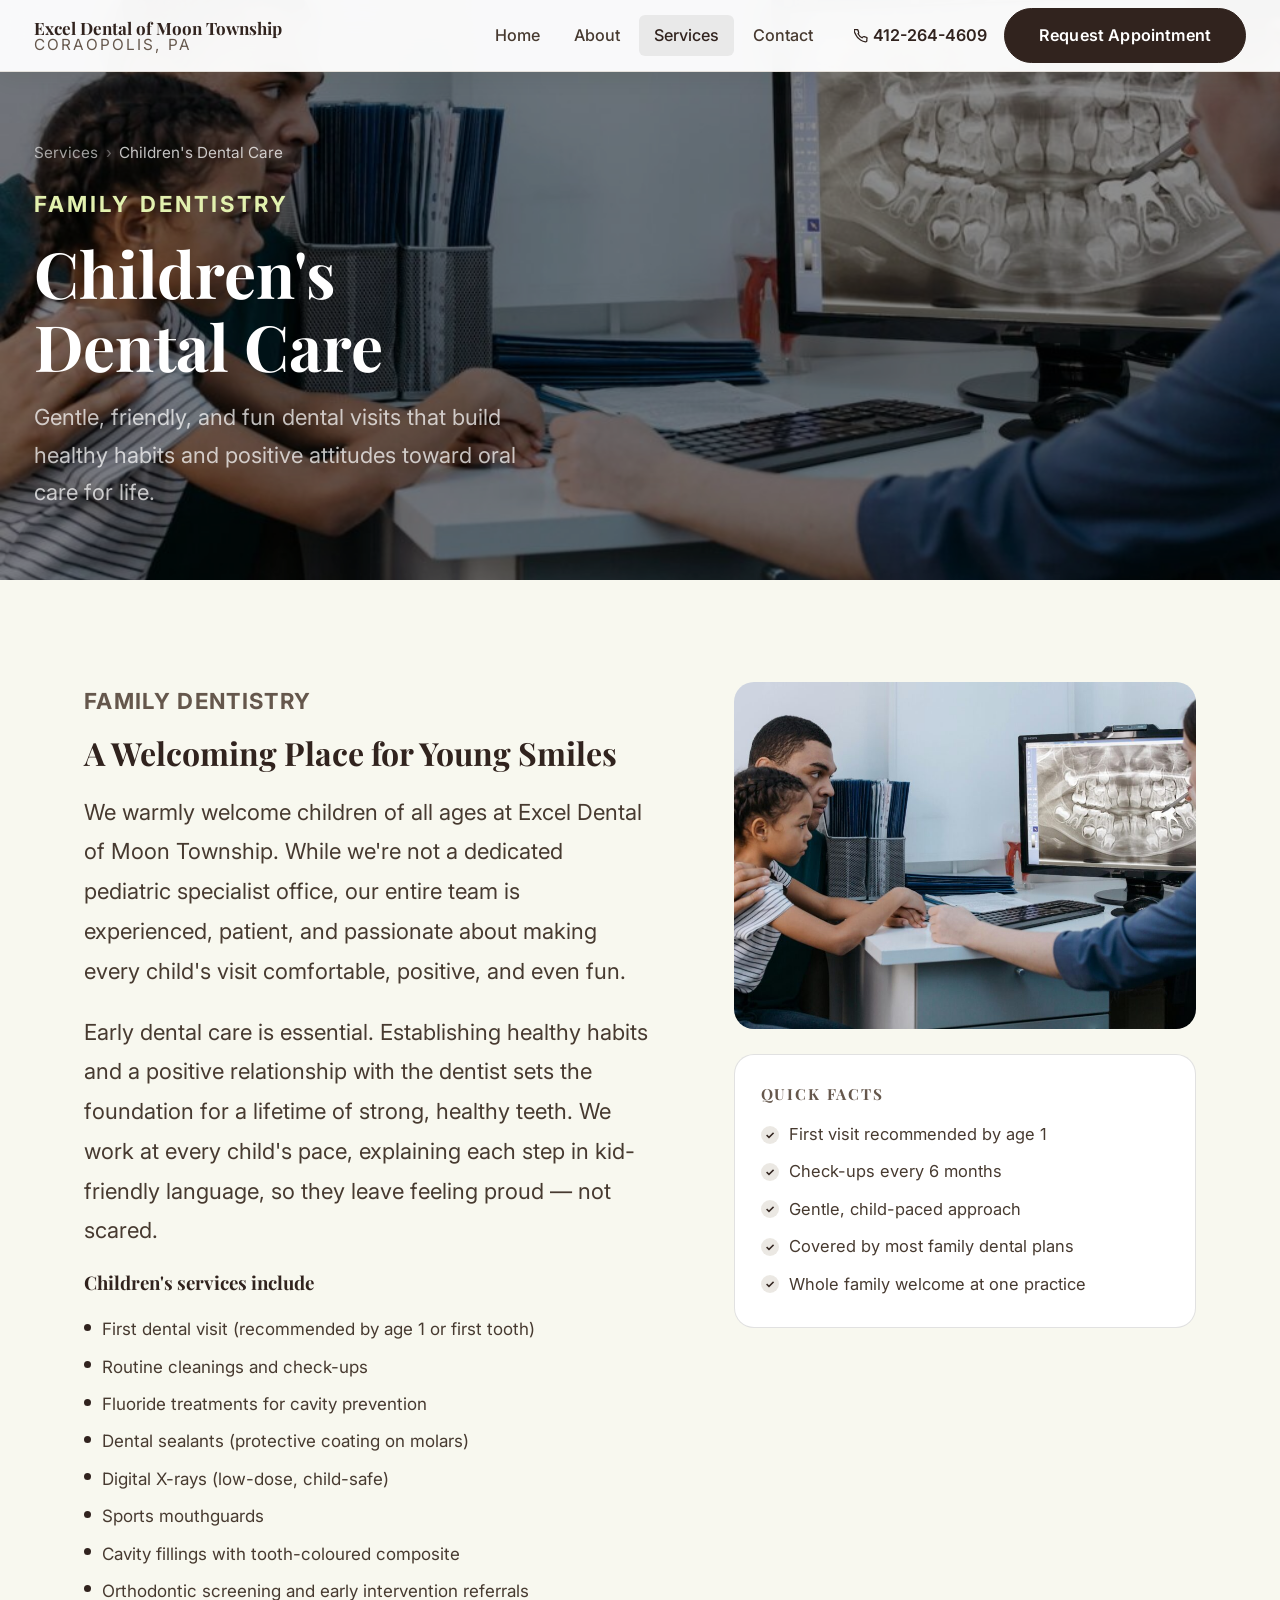
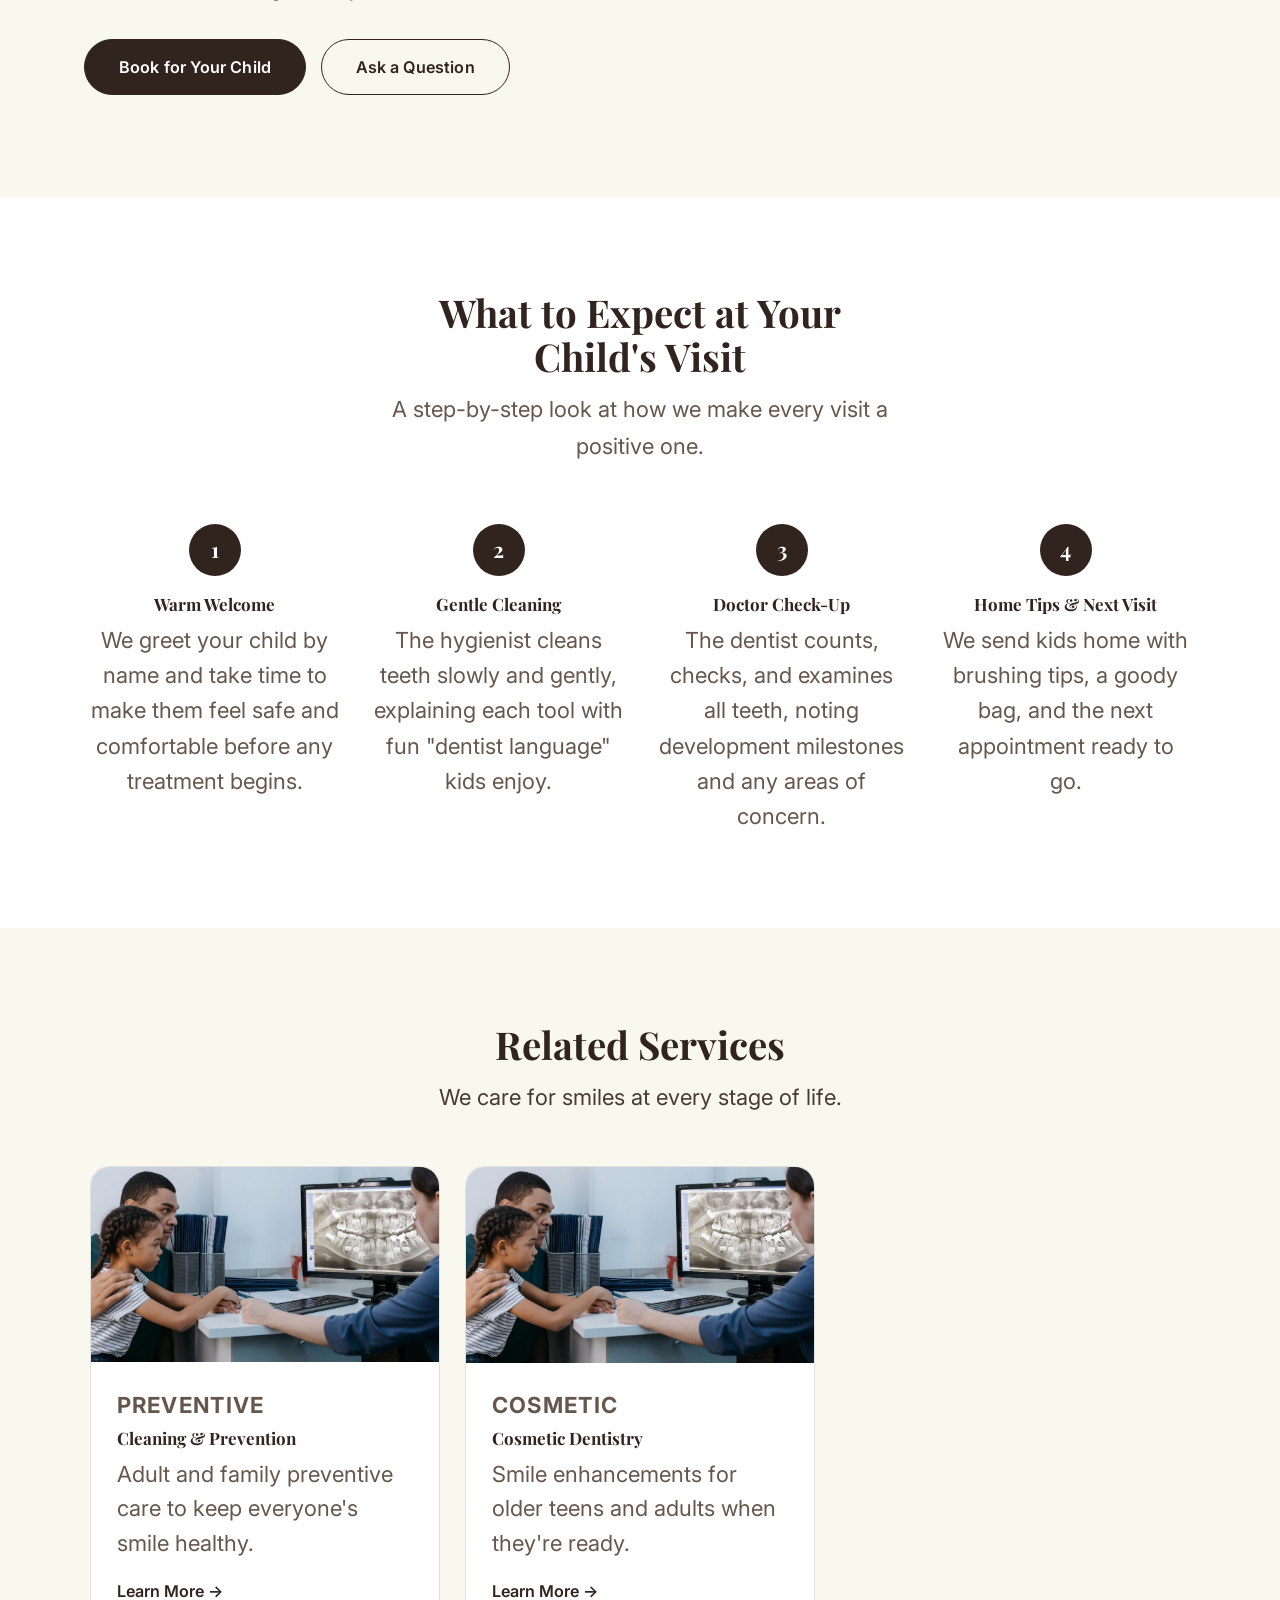
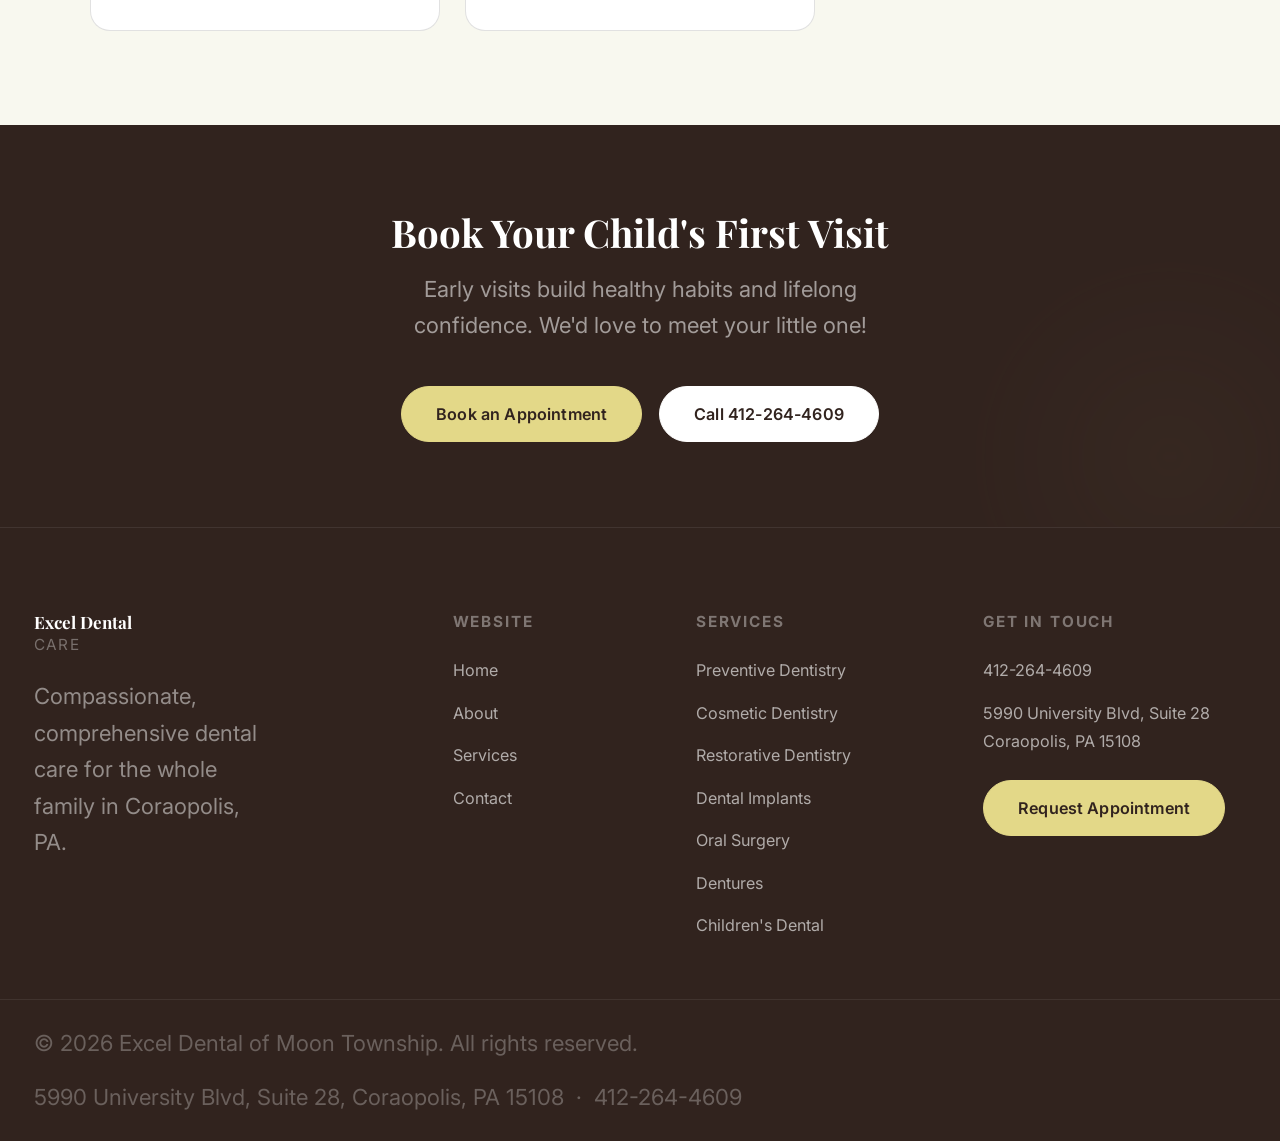
<file: pediatric-dentistry.html>
<!DOCTYPE html>
<html lang="en">
<head>
  <meta charset="UTF-8" />
  <meta name="viewport" content="width=device-width, initial-scale=1.0" />
  <title>Children's Dental Care | Excel Dental of Moon Township</title>
  <meta name="description" content="Gentle, stress-free children's dental care at Excel Dental of Moon Township in Coraopolis, PA. We make dental visits positive experiences that set kids up for lifelong healthy smiles." />
  <link rel="canonical" href="https://exceldentalmoon.com/pediatric-dentistry.html" />
  <meta property="og:type" content="website" />
  <meta property="og:site_name" content="Excel Dental of Moon Township" />
  <meta property="og:title" content="Children's Dental Care | Excel Dental of Moon Township" />
  <meta property="og:description" content="Gentle, stress-free children's dental care at Excel Dental of Moon Township in Coraopolis, PA. We make dental visits positive experiences that set kids up for lifelong healthy smiles." />
  <meta property="og:url" content="https://exceldentalmoon.com/pediatric-dentistry.html" />
  <meta property="og:image" content="https://exceldentalmoon.com/assets/images/wexford-hero-photo.jpg" />
  <meta name="twitter:card" content="summary_large_image" />
  <meta name="twitter:title" content="Children's Dental Care | Excel Dental of Moon Township" />
  <meta name="twitter:description" content="Gentle, stress-free children's dental care at Excel Dental of Moon Township in Coraopolis, PA. We make dental visits positive experiences that set kids up for lifelong healthy smiles." />
  <meta name="twitter:image" content="https://exceldentalmoon.com/assets/images/wexford-hero-photo.jpg" />
  <link rel="preconnect" href="https://fonts.googleapis.com" />
  <link rel="preconnect" href="https://fonts.gstatic.com" crossorigin />
  <link href="https://fonts.googleapis.com/css2?family=Playfair+Display:ital,wght@0,400;0,600;0,700;1,400;1,600&family=Inter:wght@300;400;500;600;700&display=swap" rel="stylesheet" />
  <link rel="stylesheet" href="css/style.css" />
  <script type="application/ld+json">
  {
    "@context": "https://schema.org",
    "@type": "MedicalProcedure",
    "name": "Children's Dental Care",
    "description": "Gentle, stress-free children's dental care at Excel Dental of Moon Township in Coraopolis, PA. We make dental visits positive experiences that set kids up for lifelong healthy smiles.",
    "url": "https://exceldentalmoon.com/pediatric-dentistry.html",
    "procedureType": "https://health-lifesci.schema.org/NoninvasiveProcedure",
    "performer": {
      "@type": "Dentist",
      "name": "Excel Dental of Moon Township",
      "url": "https://exceldentalmoon.com/"
    }
  }
  </script>
  <link rel="icon" href="favicon.svg" type="image/svg+xml" />
  <script type="application/ld+json">
  {
    "@context": "https://schema.org",
    "@type": "BreadcrumbList",
    "itemListElement": [
      { "@type": "ListItem", "position": 1, "name": "Home", "item": "https://exceldentalmoon.com/" },
      { "@type": "ListItem", "position": 2, "name": "Services", "item": "https://exceldentalmoon.com/services.html" },
      { "@type": "ListItem", "position": 3, "name": "Children's Dental Care", "item": "https://exceldentalmoon.com/pediatric-dentistry.html" }
    ]
  }
  </script>
</head>
<body>

  <!-- NAV -->
  <header class="navbar" id="navbar">
    <div class="nav-inner">
      <a href="index.html" class="nav-logo" aria-label="Excel Dental of Moon Township — home">
        <div class="nav-logo-icon"><svg viewBox="-32 0 512 512" xmlns="http://www.w3.org/2000/svg" aria-hidden="true" style="fill:#fff;"><path d="M443.98 96.25c-11.01-45.22-47.11-82.06-92.01-93.72-32.19-8.36-63 5.1-89.14 24.33-3.25 2.39-6.96 3.73-10.5 5.48l28.32 18.21c7.42 4.77 9.58 14.67 4.8 22.11-4.46 6.95-14.27 9.86-22.11 4.8L162.83 12.84c-20.7-10.85-43.38-16.4-66.81-10.31-44.9 11.67-81 48.5-92.01 93.72-10.13 41.62-.42 80.81 21.5 110.43 23.36 31.57 32.68 68.66 36.29 107.35 4.4 47.16 10.33 94.16 20.94 140.32l7.8 33.95c3.19 13.87 15.49 23.7 29.67 23.7 13.97 0 26.15-9.55 29.54-23.16l34.47-138.42c4.56-18.32 20.96-31.16 39.76-31.16s35.2 12.85 39.76 31.16l34.47 138.42c3.39 13.61 15.57 23.16 29.54 23.16 14.18 0 26.48-9.83 29.67-23.7l7.8-33.95c10.61-46.15 16.53-93.16 20.94-140.32 3.61-38.7 12.93-75.78 36.29-107.35 21.95-29.61 31.66-68.8 21.53-110.43z"/></svg></div>
        <div class="nav-logo-text"><span class="name">Excel Dental of Moon Township</span><span class="tagline">Coraopolis, PA</span></div>
      </a>
      <nav class="nav-menu" aria-label="Primary navigation">
        <a href="index.html">Home</a><a href="about.html">About</a><a href="services.html" class="active">Services</a><a href="contact.html">Contact</a>
      </nav>
      <div class="nav-actions">
        <a href="tel:4122644609" class="nav-phone"><svg width="14" height="14" viewBox="0 0 24 24" fill="none" stroke="currentColor" stroke-width="2.2" stroke-linecap="round" stroke-linejoin="round" aria-hidden="true"><path d="M22 16.92v3a2 2 0 01-2.18 2 19.79 19.79 0 01-8.63-3.07A19.5 19.5 0 013.06 9.81a19.79 19.79 0 01-3.07-8.67A2 2 0 012.18 1h3a2 2 0 012 1.72c.127.96.361 1.903.7 2.81a2 2 0 01-.45 2.11L6.91 8.16a16 16 0 006.93 6.93l1.52-1.52a2 2 0 012.11-.45c.907.339 1.85.573 2.81.7A2 2 0 0122 16.92z"/></svg>412-264-4609</a>
        <a href="https://appt.link/excel-dental-of-moon-township/dentist-appointment" class="btn btn-dark">Request Appointment</a>
      </div>
      <button class="nav-hamburger" id="navHamburger" aria-label="Toggle menu" aria-expanded="false"><span></span><span></span><span></span></button>
    </div>
    <nav class="nav-mobile" aria-label="Mobile navigation">
      <a href="index.html">Home</a><a href="about.html">About</a><a href="services.html">Services</a><a href="contact.html">Contact</a>
      <div class="nav-mobile-cta"><a href="tel:4122644609" class="btn btn-outline">📞 412-264-4609</a><a href="https://appt.link/excel-dental-of-moon-township/dentist-appointment" class="btn btn-dark">Request Appointment</a></div>
    </nav>
  </header>

  <!-- HERO -->
  <section class="srv-page-hero" aria-labelledby="srv-heading">
    <div class="srv-page-hero-bg" style="background-image:url('assets/images/wexford-home-photo.jpg');"></div>
    <div class="srv-page-hero-body">
      <div class="breadcrumb"><a href="services.html">Services</a><span>›</span><span style="color:rgba(255,255,255,.75);">Children's Dental Care</span></div>
      <p class="stag">Family Dentistry</p>
      <h1 id="srv-heading">Children's<br>Dental Care</h1>
      <p class="hero-sub">Gentle, friendly, and fun dental visits that build healthy habits and positive attitudes toward oral care for life.</p>
    </div>
  </section>

  <!-- BODY -->
  <div class="srv-page-body">
    <div class="srv-page-content fade-up">
      <p class="stag">Family Dentistry</p>
      <h2>A Welcoming Place for Young Smiles</h2>
      <p>We warmly welcome children of all ages at Excel Dental of Moon Township. While we're not a dedicated pediatric specialist office, our entire team is experienced, patient, and passionate about making every child's visit comfortable, positive, and even fun.</p>
      <p>Early dental care is essential. Establishing healthy habits and a positive relationship with the dentist sets the foundation for a lifetime of strong, healthy teeth. We work at every child's pace, explaining each step in kid-friendly language, so they leave feeling proud — not scared.</p>
      <h3 style="font-size:1.1rem;margin-bottom:.75rem;margin-top:.25rem;">Children's services include</h3>
      <ul>
        <li>First dental visit (recommended by age 1 or first tooth)</li>
        <li>Routine cleanings and check-ups</li>
        <li>Fluoride treatments for cavity prevention</li>
        <li>Dental sealants (protective coating on molars)</li>
        <li>Digital X-rays (low-dose, child-safe)</li>
        <li>Sports mouthguards</li>
        <li>Cavity fillings with tooth-coloured composite</li>
        <li>Orthodontic screening and early intervention referrals</li>
      </ul>
      <div class="srv-page-actions">
        <a href="https://appt.link/excel-dental-of-moon-township/dentist-appointment" class="btn btn-dark">Book for Your Child</a>
        <a href="contact.html" class="btn btn-outline">Ask a Question</a>
      </div>
    </div>
    <aside class="srv-page-sidebar">
      <div class="srv-sidebar-img fade-up"><img src="assets/images/wexford-home-photo.jpg" alt="Child having a comfortable dental check-up" loading="lazy" /></div>
      <div class="srv-info-card fade-up">
        <h4>Quick Facts</h4>
        <ul>
          <li>First visit recommended by age 1</li>
          <li>Check-ups every 6 months</li>
          <li>Gentle, child-paced approach</li>
          <li>Covered by most family dental plans</li>
          <li>Whole family welcome at one practice</li>
        </ul>
      </div>
    </aside>
  </div>

  <!-- PROCESS -->
  <section class="process-section" aria-labelledby="process-heading">
    <div class="section-header fade-up"><h2 id="process-heading">What to Expect at Your Child's Visit</h2><p>A step-by-step look at how we make every visit a positive one.</p></div>
    <div class="process-steps">
      <div class="process-step fade-up"><div class="step-num">1</div><h3>Warm Welcome</h3><p>We greet your child by name and take time to make them feel safe and comfortable before any treatment begins.</p></div>
      <div class="process-step fade-up"><div class="step-num">2</div><h3>Gentle Cleaning</h3><p>The hygienist cleans teeth slowly and gently, explaining each tool with fun "dentist language" kids enjoy.</p></div>
      <div class="process-step fade-up"><div class="step-num">3</div><h3>Doctor Check-Up</h3><p>The dentist counts, checks, and examines all teeth, noting development milestones and any areas of concern.</p></div>
      <div class="process-step fade-up"><div class="step-num">4</div><h3>Home Tips &amp; Next Visit</h3><p>We send kids home with brushing tips, a goody bag, and the next appointment ready to go.</p></div>
    </div>
  </section>

  <!-- RELATED -->
  <section class="related-section" aria-labelledby="related-heading">
    <div class="section-header fade-up"><h2 id="related-heading">Related Services</h2><p>We care for smiles at every stage of life.</p></div>
    <div class="related-grid">
      <a href="cleaning-and-prevention.html" class="related-card"><div class="related-card-img"><img src="assets/images/wexford-home-photo.jpg" alt="Cleanings" loading="lazy" /></div><div class="related-card-body"><p class="stag">Preventive</p><h3>Cleaning &amp; Prevention</h3><p>Adult and family preventive care to keep everyone's smile healthy.</p><span class="related-card-link">Learn More →</span></div></a>
      <a href="cosmetic-dentistry.html" class="related-card"><div class="related-card-img"><img src="assets/images/wexford-home-photo.jpg" alt="Cosmetic Dentistry" loading="lazy" /></div><div class="related-card-body"><p class="stag">Cosmetic</p><h3>Cosmetic Dentistry</h3><p>Smile enhancements for older teens and adults when they're ready.</p><span class="related-card-link">Learn More →</span></div></a>
    </div>
  </section>

  <!-- CTA -->
  <section class="cta-banner"><h2 class="fade-up">Book Your Child's First Visit</h2><p class="fade-up">Early visits build healthy habits and lifelong confidence. We'd love to meet your little one!</p><div class="cta-actions fade-up"><a href="https://appt.link/excel-dental-of-moon-township/dentist-appointment" class="btn btn-accent">Book an Appointment</a><a href="tel:4122644609" class="btn btn-light">Call 412-264-4609</a></div></section>

  <!-- FOOTER -->
  <footer class="footer">
    <div class="footer-main">
      <div class="footer-brand"><div class="f-logo"><div class="f-logo-icon"><svg viewBox="-32 0 512 512" xmlns="http://www.w3.org/2000/svg" aria-hidden="true" style="fill:#2a2a2a;"><path d="M443.98 96.25c-11.01-45.22-47.11-82.06-92.01-93.72-32.19-8.36-63 5.1-89.14 24.33-3.25 2.39-6.96 3.73-10.5 5.48l28.32 18.21c7.42 4.77 9.58 14.67 4.8 22.11-4.46 6.95-14.27 9.86-22.11 4.8L162.83 12.84c-20.7-10.85-43.38-16.4-66.81-10.31-44.9 11.67-81 48.5-92.01 93.72-10.13 41.62-.42 80.81 21.5 110.43 23.36 31.57 32.68 68.66 36.29 107.35 4.4 47.16 10.33 94.16 20.94 140.32l7.8 33.95c3.19 13.87 15.49 23.7 29.67 23.7 13.97 0 26.15-9.55 29.54-23.16l34.47-138.42c4.56-18.32 20.96-31.16 39.76-31.16s35.2 12.85 39.76 31.16l34.47 138.42c3.39 13.61 15.57 23.16 29.54 23.16 14.18 0 26.48-9.83 29.67-23.7l7.8-33.95c10.61-46.15 16.53-93.16 20.94-140.32 3.61-38.7 12.93-75.78 36.29-107.35 21.95-29.61 31.66-68.8 21.53-110.43z"/></svg></div><div class="f-logo-text"><span class="name">Excel Dental</span><span class="care">Care</span></div></div><p>Compassionate, comprehensive dental care for the whole family in Coraopolis, PA.</p></div>
      <div class="footer-col"><h4>Website</h4><ul><li><a href="index.html">Home</a></li><li><a href="about.html">About</a></li><li><a href="services.html">Services</a></li><li><a href="contact.html">Contact</a></li></ul></div>
      <div class="footer-col"><h4>Services</h4><ul><li><a href="cleaning-and-prevention.html">Preventive Dentistry</a></li><li><a href="cosmetic-dentistry.html">Cosmetic Dentistry</a></li><li><a href="restorative-dentistry.html">Restorative Dentistry</a></li><li><a href="dental-implants.html">Dental Implants</a></li><li><a href="oral-surgery.html">Oral Surgery</a></li><li><a href="dentures.html">Dentures</a></li><li><a href="pediatric-dentistry.html">Children's Dental</a></li></ul></div>
      <div class="footer-col"><h4>Get In Touch</h4><ul><li><a href="tel:4122644609">412-264-4609</a></li><li><a href="https://maps.google.com/?q=5990+University+Blvd+Suite+28+Coraopolis+PA+15108" target="_blank" rel="noopener">5990 University Blvd, Suite 28<br>Coraopolis, PA 15108</a></li></ul><a href="https://appt.link/excel-dental-of-moon-township/dentist-appointment" class="btn btn-accent footer-appt-btn">Request Appointment</a></div>
    </div>
    <div class="footer-bottom"><p>&copy; <span id="year"></span> Excel Dental of Moon Township. All rights reserved.</p><p>5990 University Blvd, Suite 28, Coraopolis, PA 15108 &nbsp;·&nbsp; 412-264-4609</p></div>
  </footer>
  <script src="js/main.js"></script>
</body>
</html>
</file>
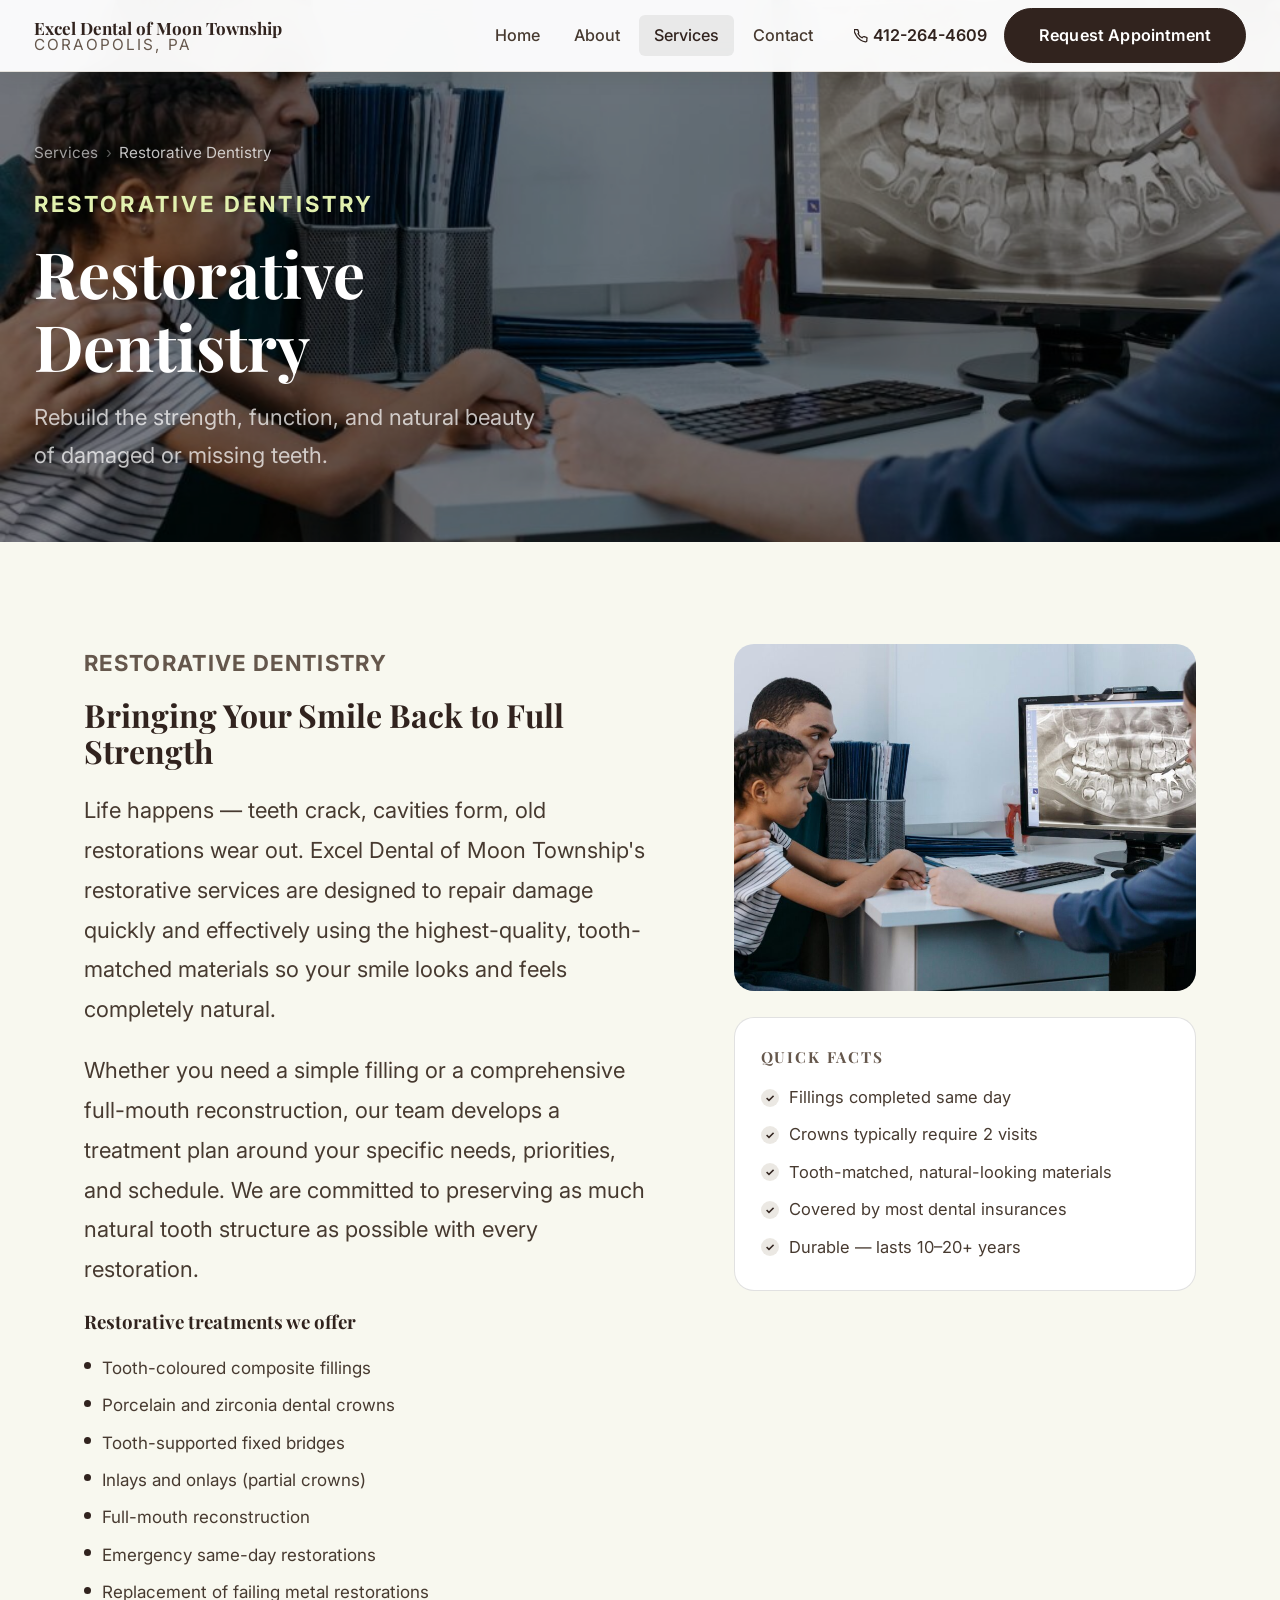
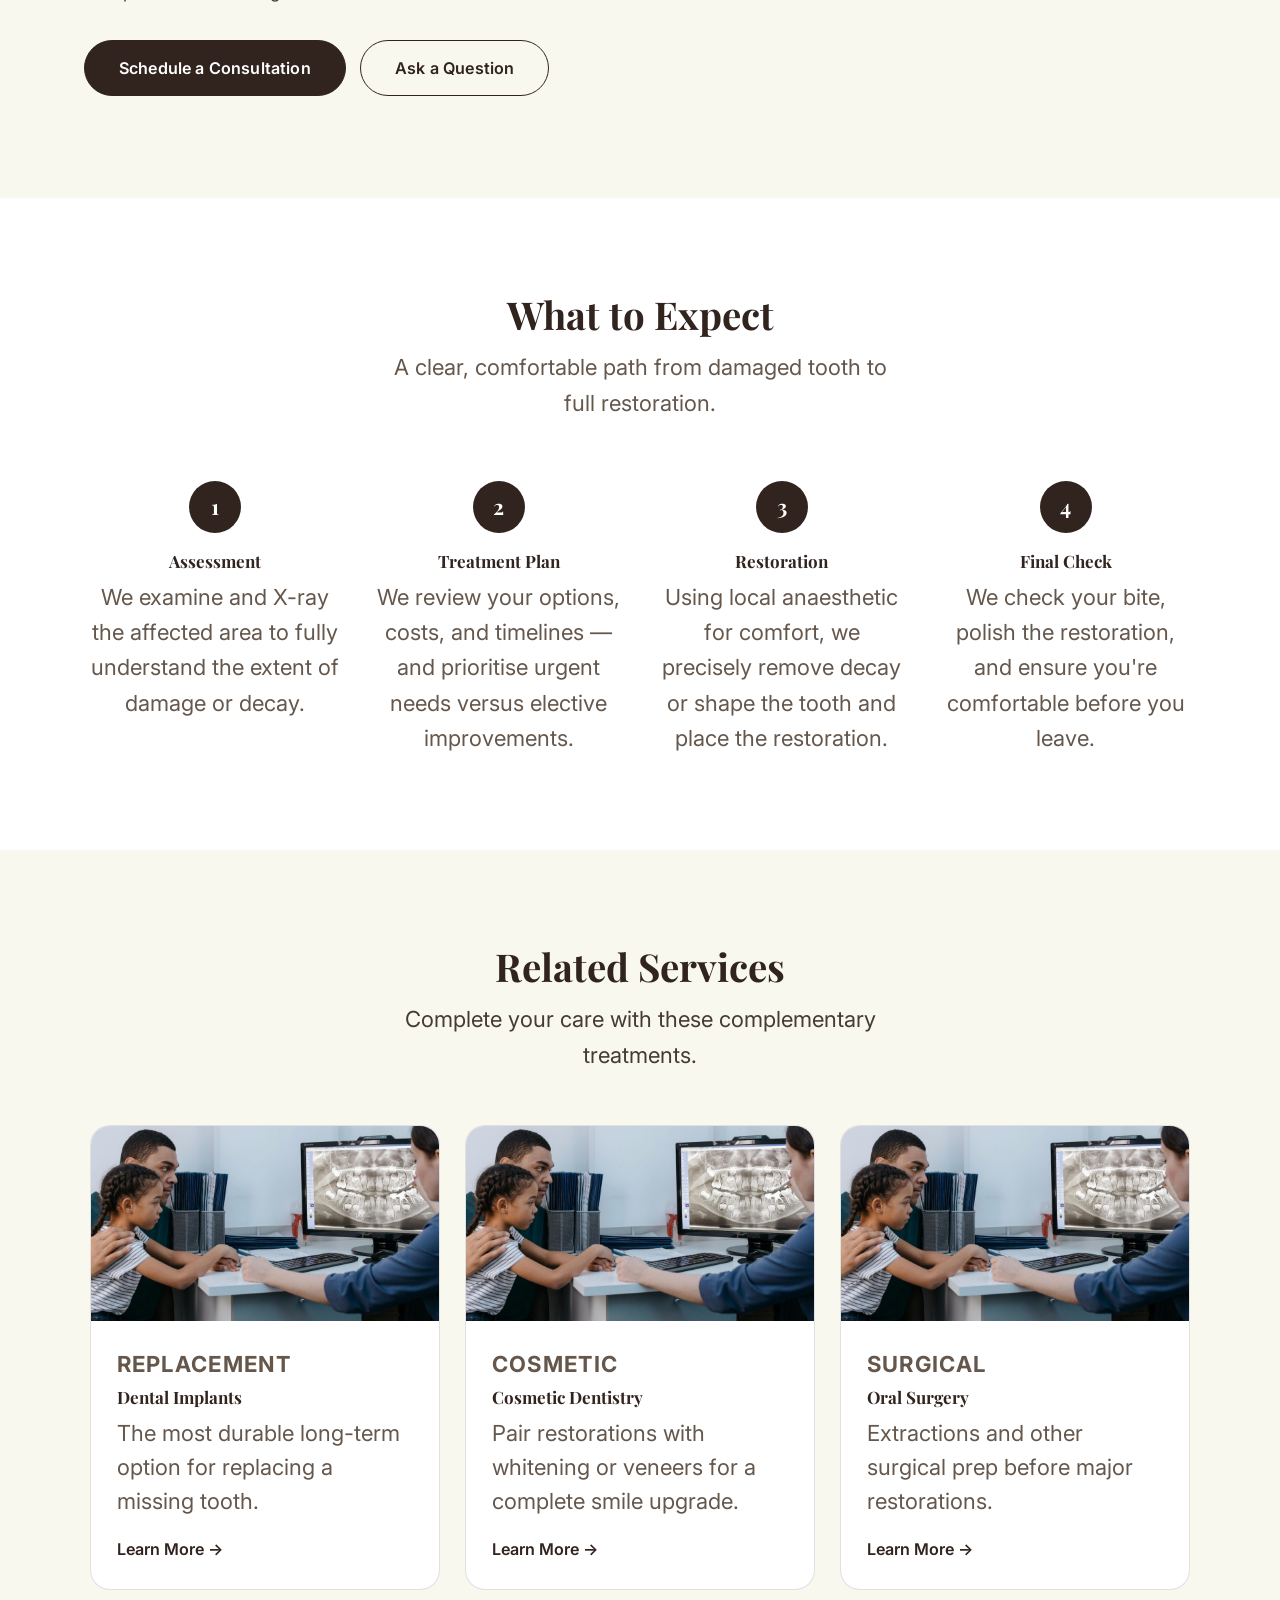
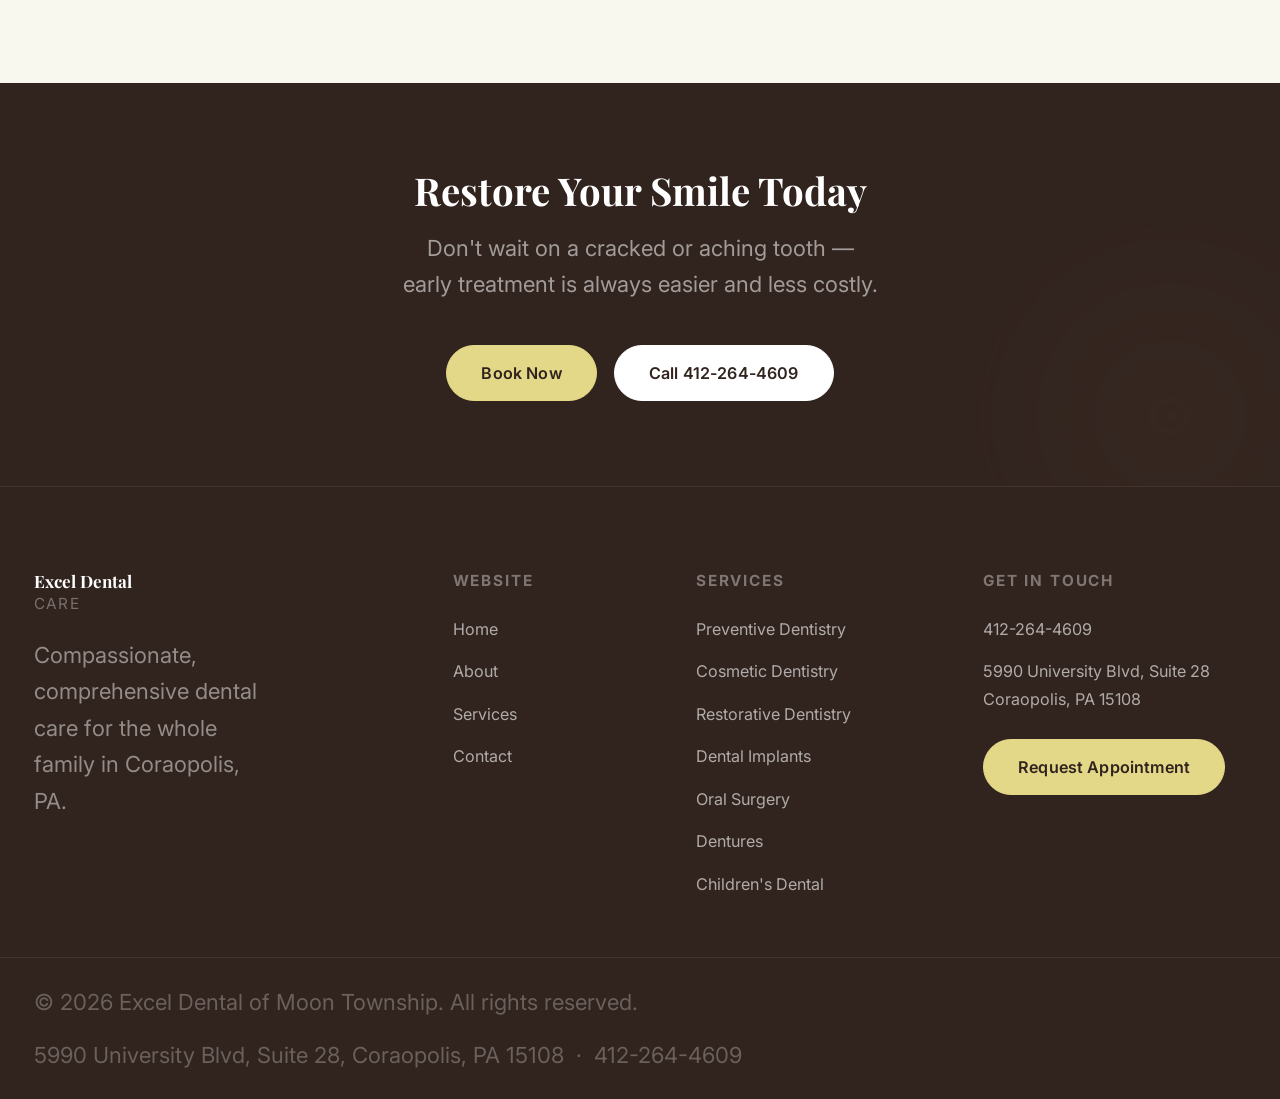
<file: restorative-dentistry.html>
<!DOCTYPE html>
<html lang="en">
<head>
  <meta charset="UTF-8" />
  <meta name="viewport" content="width=device-width, initial-scale=1.0" />
  <title>Restorative Dentistry | Excel Dental of Moon Township</title>
  <meta name="description" content="Crowns, bridges, fillings, and full-mouth reconstruction at Excel Dental of Moon Township in Coraopolis, PA. Restore strength, function, and beauty to your smile." />
  <link rel="canonical" href="https://exceldentalmoon.com/restorative-dentistry.html" />
  <meta property="og:type" content="website" />
  <meta property="og:site_name" content="Excel Dental of Moon Township" />
  <meta property="og:title" content="Restorative Dentistry | Excel Dental of Moon Township" />
  <meta property="og:description" content="Crowns, bridges, fillings, and full-mouth reconstruction at Excel Dental of Moon Township in Coraopolis, PA. Restore strength, function, and beauty to your smile." />
  <meta property="og:url" content="https://exceldentalmoon.com/restorative-dentistry.html" />
  <meta property="og:image" content="https://exceldentalmoon.com/assets/images/wexford-hero-photo.jpg" />
  <meta name="twitter:card" content="summary_large_image" />
  <meta name="twitter:title" content="Restorative Dentistry | Excel Dental of Moon Township" />
  <meta name="twitter:description" content="Crowns, bridges, fillings, and full-mouth reconstruction at Excel Dental of Moon Township in Coraopolis, PA. Restore strength, function, and beauty to your smile." />
  <meta name="twitter:image" content="https://exceldentalmoon.com/assets/images/wexford-hero-photo.jpg" />
  <link rel="preconnect" href="https://fonts.googleapis.com" />
  <link rel="preconnect" href="https://fonts.gstatic.com" crossorigin />
  <link href="https://fonts.googleapis.com/css2?family=Playfair+Display:ital,wght@0,400;0,600;0,700;1,400;1,600&family=Inter:wght@300;400;500;600;700&display=swap" rel="stylesheet" />
  <link rel="stylesheet" href="css/style.css" />
  <script type="application/ld+json">
  {
    "@context": "https://schema.org",
    "@type": "MedicalProcedure",
    "name": "Restorative Dentistry",
    "description": "Crowns, bridges, fillings, and full-mouth reconstruction at Excel Dental of Moon Township in Coraopolis, PA. Restore strength, function, and beauty to your smile.",
    "url": "https://exceldentalmoon.com/restorative-dentistry.html",
    "procedureType": "https://health-lifesci.schema.org/NoninvasiveProcedure",
    "performer": {
      "@type": "Dentist",
      "name": "Excel Dental of Moon Township",
      "url": "https://exceldentalmoon.com/"
    }
  }
  </script>
  <link rel="icon" href="favicon.svg" type="image/svg+xml" />
  <script type="application/ld+json">
  {
    "@context": "https://schema.org",
    "@type": "BreadcrumbList",
    "itemListElement": [
      { "@type": "ListItem", "position": 1, "name": "Home", "item": "https://exceldentalmoon.com/" },
      { "@type": "ListItem", "position": 2, "name": "Services", "item": "https://exceldentalmoon.com/services.html" },
      { "@type": "ListItem", "position": 3, "name": "Restorative Dentistry", "item": "https://exceldentalmoon.com/restorative-dentistry.html" }
    ]
  }
  </script>
</head>
<body>

  <!-- NAV -->
  <header class="navbar" id="navbar">
    <div class="nav-inner">
      <a href="index.html" class="nav-logo" aria-label="Excel Dental of Moon Township — home">
        <div class="nav-logo-icon"><svg viewBox="-32 0 512 512" xmlns="http://www.w3.org/2000/svg" aria-hidden="true" style="fill:#fff;"><path d="M443.98 96.25c-11.01-45.22-47.11-82.06-92.01-93.72-32.19-8.36-63 5.1-89.14 24.33-3.25 2.39-6.96 3.73-10.5 5.48l28.32 18.21c7.42 4.77 9.58 14.67 4.8 22.11-4.46 6.95-14.27 9.86-22.11 4.8L162.83 12.84c-20.7-10.85-43.38-16.4-66.81-10.31-44.9 11.67-81 48.5-92.01 93.72-10.13 41.62-.42 80.81 21.5 110.43 23.36 31.57 32.68 68.66 36.29 107.35 4.4 47.16 10.33 94.16 20.94 140.32l7.8 33.95c3.19 13.87 15.49 23.7 29.67 23.7 13.97 0 26.15-9.55 29.54-23.16l34.47-138.42c4.56-18.32 20.96-31.16 39.76-31.16s35.2 12.85 39.76 31.16l34.47 138.42c3.39 13.61 15.57 23.16 29.54 23.16 14.18 0 26.48-9.83 29.67-23.7l7.8-33.95c10.61-46.15 16.53-93.16 20.94-140.32 3.61-38.7 12.93-75.78 36.29-107.35 21.95-29.61 31.66-68.8 21.53-110.43z"/></svg></div>
        <div class="nav-logo-text"><span class="name">Excel Dental of Moon Township</span><span class="tagline">Coraopolis, PA</span></div>
      </a>
      <nav class="nav-menu" aria-label="Primary navigation">
        <a href="index.html">Home</a><a href="about.html">About</a><a href="services.html" class="active">Services</a><a href="contact.html">Contact</a>
      </nav>
      <div class="nav-actions">
        <a href="tel:4122644609" class="nav-phone"><svg width="14" height="14" viewBox="0 0 24 24" fill="none" stroke="currentColor" stroke-width="2.2" stroke-linecap="round" stroke-linejoin="round" aria-hidden="true"><path d="M22 16.92v3a2 2 0 01-2.18 2 19.79 19.79 0 01-8.63-3.07A19.5 19.5 0 013.06 9.81a19.79 19.79 0 01-3.07-8.67A2 2 0 012.18 1h3a2 2 0 012 1.72c.127.96.361 1.903.7 2.81a2 2 0 01-.45 2.11L6.91 8.16a16 16 0 006.93 6.93l1.52-1.52a2 2 0 012.11-.45c.907.339 1.85.573 2.81.7A2 2 0 0122 16.92z"/></svg>412-264-4609</a>
        <a href="https://appt.link/excel-dental-of-moon-township/dentist-appointment" class="btn btn-dark">Request Appointment</a>
      </div>
      <button class="nav-hamburger" id="navHamburger" aria-label="Toggle menu" aria-expanded="false"><span></span><span></span><span></span></button>
    </div>
    <nav class="nav-mobile" aria-label="Mobile navigation">
      <a href="index.html">Home</a><a href="about.html">About</a><a href="services.html">Services</a><a href="contact.html">Contact</a>
      <div class="nav-mobile-cta"><a href="tel:4122644609" class="btn btn-outline">📞 412-264-4609</a><a href="https://appt.link/excel-dental-of-moon-township/dentist-appointment" class="btn btn-dark">Request Appointment</a></div>
    </nav>
  </header>

  <!-- HERO -->
  <section class="srv-page-hero" aria-labelledby="srv-heading">
    <div class="srv-page-hero-bg" style="background-image:url('assets/images/wexford-home-photo.jpg');"></div>
    <div class="srv-page-hero-body">
      <div class="breadcrumb"><a href="services.html">Services</a><span>›</span><span style="color:rgba(255,255,255,.75);">Restorative Dentistry</span></div>
      <p class="stag">Restorative Dentistry</p>
      <h1 id="srv-heading">Restorative<br>Dentistry</h1>
      <p class="hero-sub">Rebuild the strength, function, and natural beauty of damaged or missing teeth.</p>
    </div>
  </section>

  <!-- BODY -->
  <div class="srv-page-body">
    <div class="srv-page-content fade-up">
      <p class="stag">Restorative Dentistry</p>
      <h2>Bringing Your Smile Back to Full Strength</h2>
      <p>Life happens — teeth crack, cavities form, old restorations wear out. Excel Dental of Moon Township's restorative services are designed to repair damage quickly and effectively using the highest-quality, tooth-matched materials so your smile looks and feels completely natural.</p>
      <p>Whether you need a simple filling or a comprehensive full-mouth reconstruction, our team develops a treatment plan around your specific needs, priorities, and schedule. We are committed to preserving as much natural tooth structure as possible with every restoration.</p>
      <h3 style="font-size:1.1rem;margin-bottom:.75rem;margin-top:.25rem;">Restorative treatments we offer</h3>
      <ul>
        <li>Tooth-coloured composite fillings</li>
        <li>Porcelain and zirconia dental crowns</li>
        <li>Tooth-supported fixed bridges</li>
        <li>Inlays and onlays (partial crowns)</li>
        <li>Full-mouth reconstruction</li>
        <li>Emergency same-day restorations</li>
        <li>Replacement of failing metal restorations</li>
      </ul>
      <div class="srv-page-actions">
        <a href="https://appt.link/excel-dental-of-moon-township/dentist-appointment" class="btn btn-dark">Schedule a Consultation</a>
        <a href="contact.html" class="btn btn-outline">Ask a Question</a>
      </div>
    </div>
    <aside class="srv-page-sidebar">
      <div class="srv-sidebar-img fade-up"><img src="assets/images/wexford-home-photo.jpg" alt="Dental crown restoration procedure" loading="lazy" /></div>
      <div class="srv-info-card fade-up">
        <h4>Quick Facts</h4>
        <ul>
          <li>Fillings completed same day</li>
          <li>Crowns typically require 2 visits</li>
          <li>Tooth-matched, natural-looking materials</li>
          <li>Covered by most dental insurances</li>
          <li>Durable — lasts 10–20+ years</li>
        </ul>
      </div>
    </aside>
  </div>

  <!-- PROCESS -->
  <section class="process-section" aria-labelledby="process-heading">
    <div class="section-header fade-up"><h2 id="process-heading">What to Expect</h2><p>A clear, comfortable path from damaged tooth to full restoration.</p></div>
    <div class="process-steps">
      <div class="process-step fade-up"><div class="step-num">1</div><h3>Assessment</h3><p>We examine and X-ray the affected area to fully understand the extent of damage or decay.</p></div>
      <div class="process-step fade-up"><div class="step-num">2</div><h3>Treatment Plan</h3><p>We review your options, costs, and timelines — and prioritise urgent needs versus elective improvements.</p></div>
      <div class="process-step fade-up"><div class="step-num">3</div><h3>Restoration</h3><p>Using local anaesthetic for comfort, we precisely remove decay or shape the tooth and place the restoration.</p></div>
      <div class="process-step fade-up"><div class="step-num">4</div><h3>Final Check</h3><p>We check your bite, polish the restoration, and ensure you're comfortable before you leave.</p></div>
    </div>
  </section>

  <!-- RELATED -->
  <section class="related-section" aria-labelledby="related-heading">
    <div class="section-header fade-up"><h2 id="related-heading">Related Services</h2><p>Complete your care with these complementary treatments.</p></div>
    <div class="related-grid">
      <a href="dental-implants.html" class="related-card"><div class="related-card-img"><img src="assets/images/wexford-home-photo.jpg" alt="Dental Implants" loading="lazy" /></div><div class="related-card-body"><p class="stag">Replacement</p><h3>Dental Implants</h3><p>The most durable long-term option for replacing a missing tooth.</p><span class="related-card-link">Learn More →</span></div></a>
      <a href="cosmetic-dentistry.html" class="related-card"><div class="related-card-img"><img src="assets/images/wexford-home-photo.jpg" alt="Cosmetic Dentistry" loading="lazy" /></div><div class="related-card-body"><p class="stag">Cosmetic</p><h3>Cosmetic Dentistry</h3><p>Pair restorations with whitening or veneers for a complete smile upgrade.</p><span class="related-card-link">Learn More →</span></div></a>
      <a href="oral-surgery.html" class="related-card"><div class="related-card-img"><img src="assets/images/wexford-home-photo.jpg" alt="Oral Surgery" loading="lazy" /></div><div class="related-card-body"><p class="stag">Surgical</p><h3>Oral Surgery</h3><p>Extractions and other surgical prep before major restorations.</p><span class="related-card-link">Learn More →</span></div></a>
    </div>
  </section>

  <!-- CTA -->
  <section class="cta-banner"><h2 class="fade-up">Restore Your Smile Today</h2><p class="fade-up">Don't wait on a cracked or aching tooth — early treatment is always easier and less costly.</p><div class="cta-actions fade-up"><a href="https://appt.link/excel-dental-of-moon-township/dentist-appointment" class="btn btn-accent">Book Now</a><a href="tel:4122644609" class="btn btn-light">Call 412-264-4609</a></div></section>

  <!-- FOOTER -->
  <footer class="footer">
    <div class="footer-main">
      <div class="footer-brand"><div class="f-logo"><div class="f-logo-icon"><svg viewBox="0 0 24 24" aria-hidden="true" style="fill:#2a2a2a;"><path d="M12 2C9.24 2 7 3.79 6.16 6.3c-.6 1.78-.6 3.7-.16 6.2.55 3.1 1.46 5.92 2.5 7.08.38.43.76.67 1.27.4.62-.33 1.05-1.1 1.23-2.98.18 1.88.61 2.65 1.23 2.98.5.27.89.03 1.27-.4 1.04-1.16 1.95-3.98 2.5-7.08.44-2.5.44-4.42-.16-6.2C18 3.79 15.76 2 13 2h-1Z"/></svg></div><div class="f-logo-text"><span class="name">Excel Dental</span><span class="care">Care</span></div></div><p>Compassionate, comprehensive dental care for the whole family in Coraopolis, PA.</p></div>
      <div class="footer-col"><h4>Website</h4><ul><li><a href="index.html">Home</a></li><li><a href="about.html">About</a></li><li><a href="services.html">Services</a></li><li><a href="contact.html">Contact</a></li></ul></div>
      <div class="footer-col"><h4>Services</h4><ul><li><a href="cleaning-and-prevention.html">Preventive Dentistry</a></li><li><a href="cosmetic-dentistry.html">Cosmetic Dentistry</a></li><li><a href="restorative-dentistry.html">Restorative Dentistry</a></li><li><a href="dental-implants.html">Dental Implants</a></li><li><a href="oral-surgery.html">Oral Surgery</a></li><li><a href="dentures.html">Dentures</a></li><li><a href="pediatric-dentistry.html">Children's Dental</a></li></ul></div>
      <div class="footer-col"><h4>Get In Touch</h4><ul><li><a href="tel:4122644609">412-264-4609</a></li><li><a href="https://maps.google.com/?q=5990+University+Blvd+Suite+28+Coraopolis+PA+15108" target="_blank" rel="noopener">5990 University Blvd, Suite 28<br>Coraopolis, PA 15108</a></li></ul><a href="https://appt.link/excel-dental-of-moon-township/dentist-appointment" class="btn btn-accent footer-appt-btn">Request Appointment</a></div>
    </div>
    <div class="footer-bottom"><p>&copy; <span id="year"></span> Excel Dental of Moon Township. All rights reserved.</p><p>5990 University Blvd, Suite 28, Coraopolis, PA 15108 &nbsp;·&nbsp; 412-264-4609</p></div>
  </footer>
  <script src="js/main.js"></script>
</body>
</html>
</file>
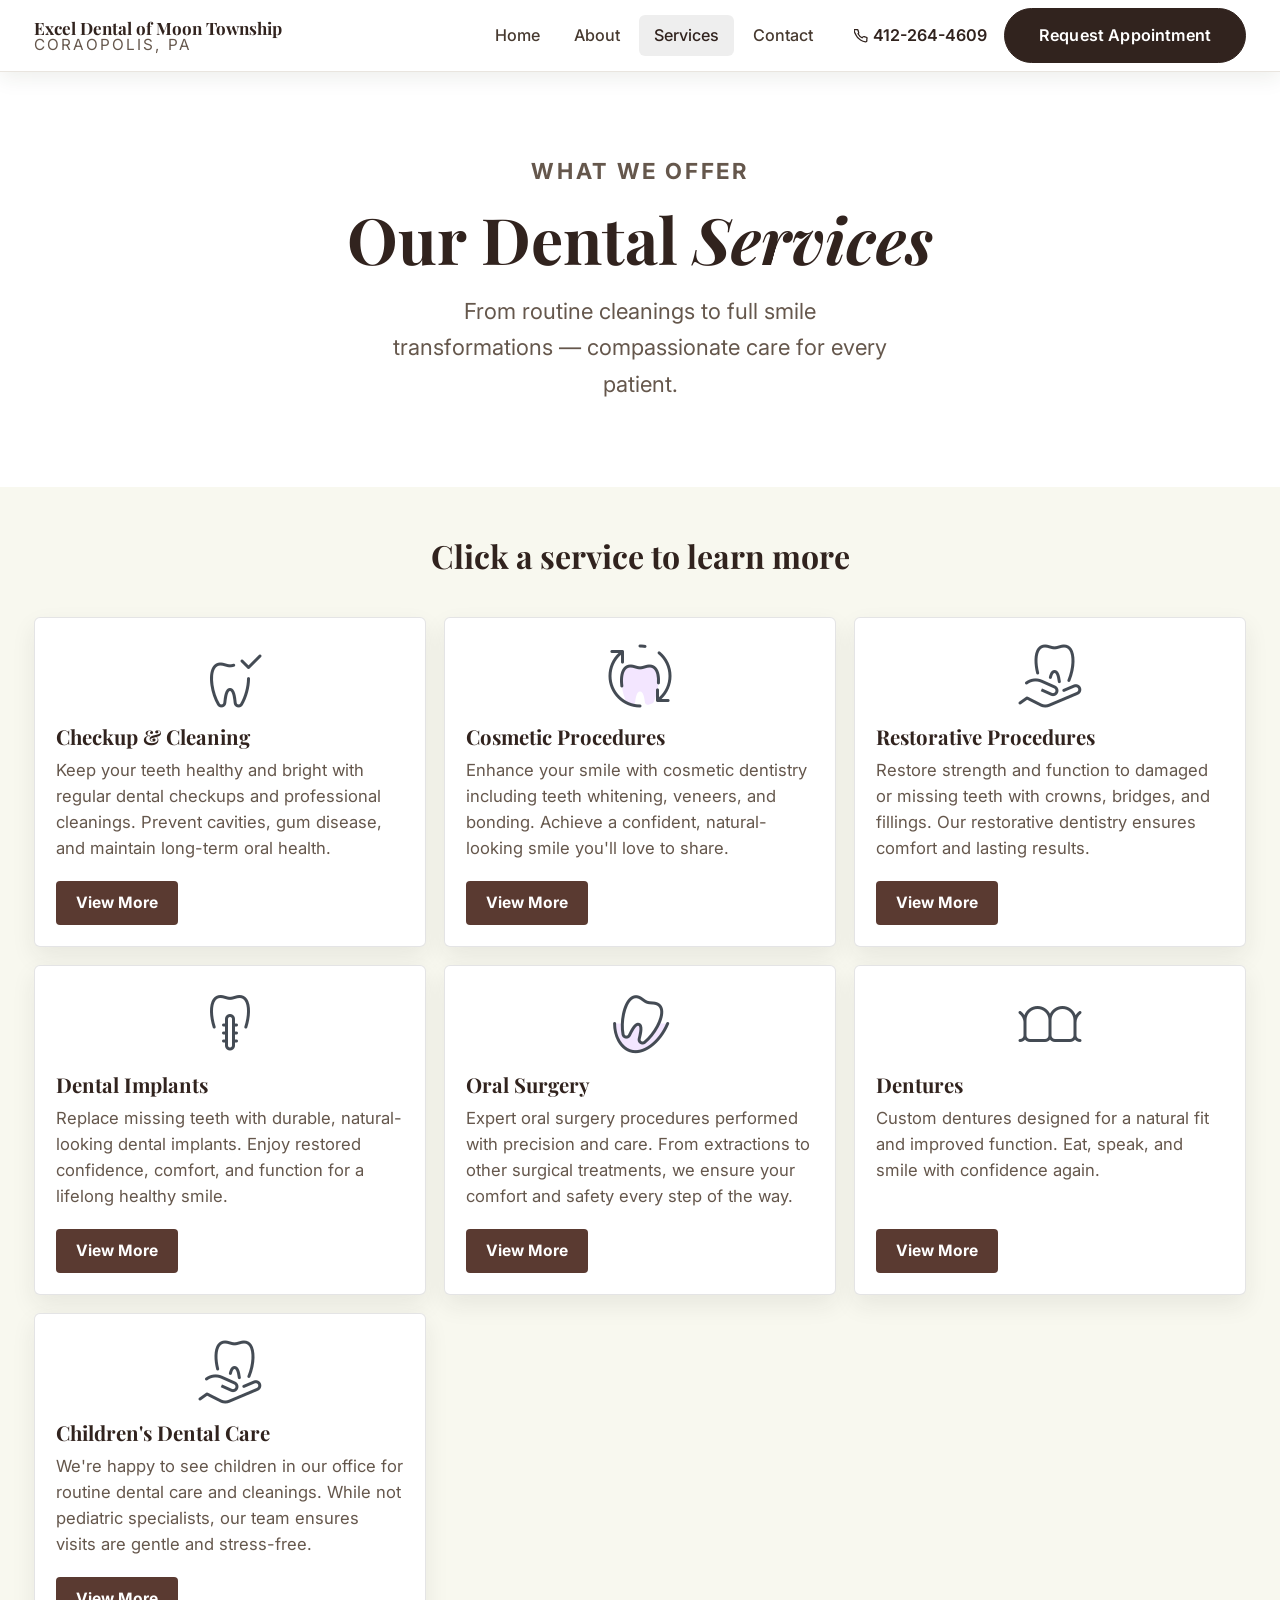
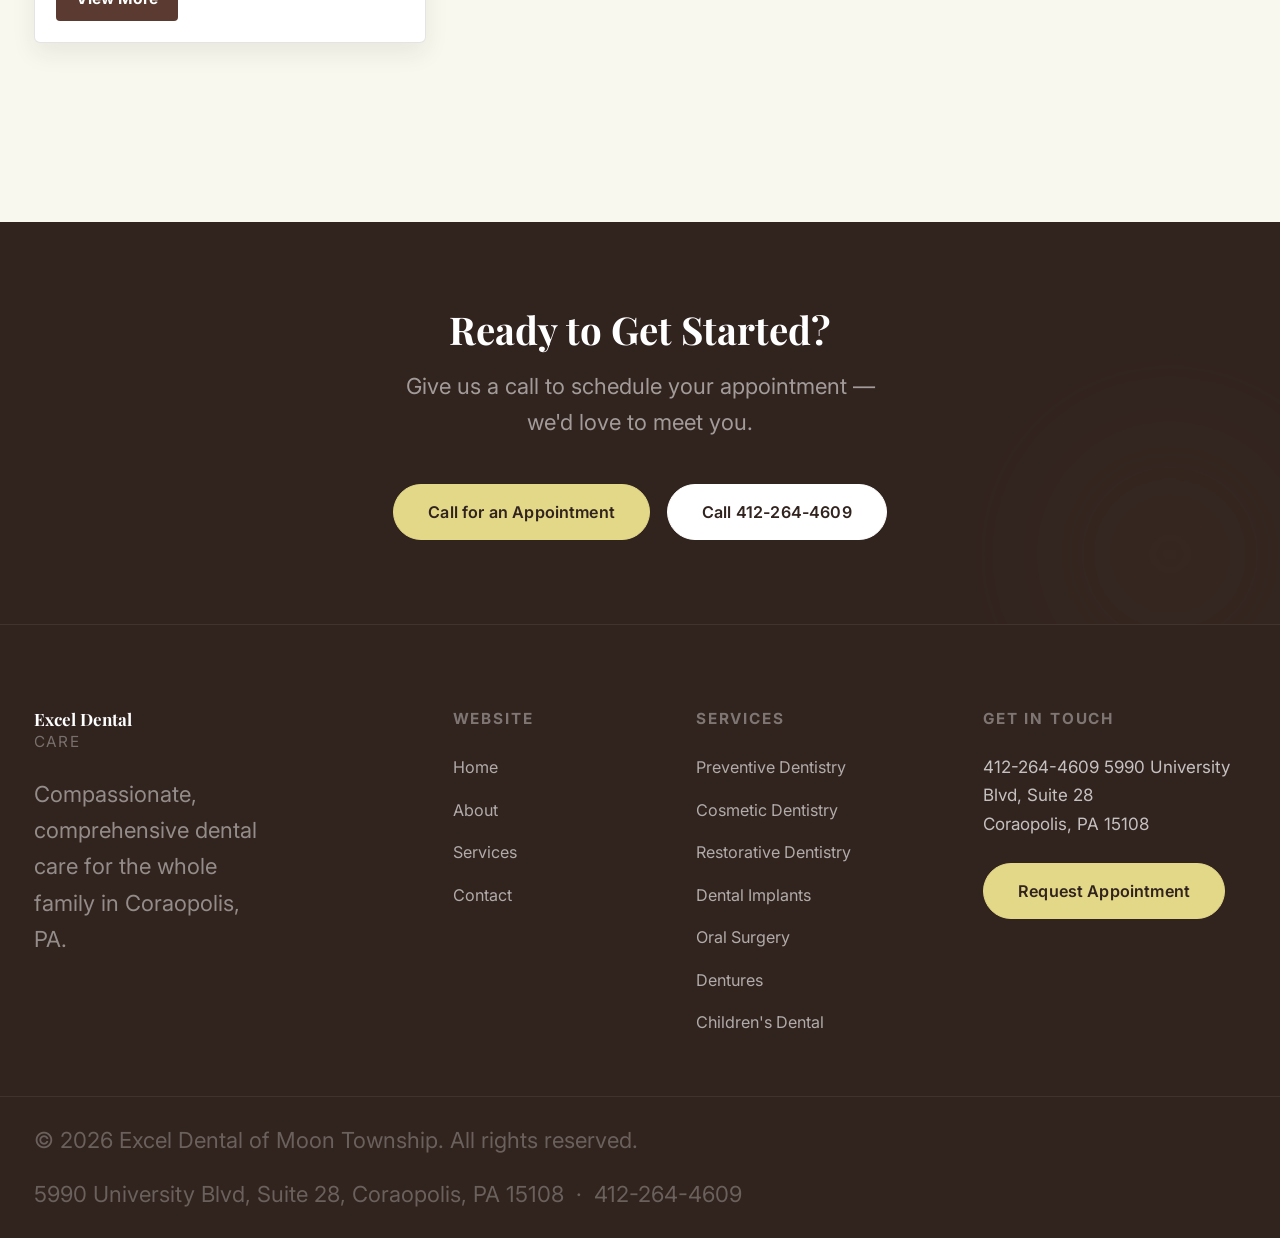
<file: services.html>
<!DOCTYPE html>
<html lang="en">
<head>
  <meta charset="UTF-8" />
  <meta name="viewport" content="width=device-width, initial-scale=1.0" />
  <title>Our Services | Excel Dental of Moon Township</title>
  <meta name="description" content="Explore preventive, cosmetic, restorative, implant, oral surgery, denture, and children's dental care at Excel Dental of Moon Township." />
  <link rel="canonical" href="https://exceldentalmoon.com/services.html" />
  <meta property="og:type" content="website" />
  <meta property="og:site_name" content="Excel Dental of Moon Township" />
  <meta property="og:title" content="Our Services | Excel Dental of Moon Township" />
  <meta property="og:description" content="Explore preventive, cosmetic, restorative, implant, oral surgery, denture, and children's dental care at Excel Dental of Moon Township." />
  <meta property="og:url" content="https://exceldentalmoon.com/services.html" />
  <meta property="og:image" content="https://exceldentalmoon.com/assets/images/wexford-hero-photo.jpg" />
  <meta name="twitter:card" content="summary_large_image" />
  <meta name="twitter:title" content="Our Services | Excel Dental of Moon Township" />
  <meta name="twitter:description" content="Explore preventive, cosmetic, restorative, implant, oral surgery, denture, and children's dental care at Excel Dental of Moon Township." />
  <meta name="twitter:image" content="https://exceldentalmoon.com/assets/images/wexford-hero-photo.jpg" />
  <link rel="preconnect" href="https://fonts.googleapis.com" />
  <link rel="preconnect" href="https://fonts.gstatic.com" crossorigin />
  <link href="https://fonts.googleapis.com/css2?family=Playfair+Display:ital,wght@0,400;0,600;0,700;1,400;1,600&family=Inter:wght@300;400;500;600;700&display=swap" rel="stylesheet" />
  <link rel="stylesheet" href="css/style.css" />
  <link rel="icon" href="favicon.svg" type="image/svg+xml" />
  <script type="application/ld+json">
  {
    "@context": "https://schema.org",
    "@type": "ItemList",
    "name": "Dental Services at Excel Dental of Moon Township",
    "url": "https://exceldentalmoon.com/services.html",
    "description": "Explore the full range of dental services offered at Excel Dental of Moon Township in Coraopolis, PA.",
    "itemListElement": [
      { "@type": "ListItem", "position": 1, "name": "Cleaning & Prevention", "url": "https://exceldentalmoon.com/cleaning-and-prevention.html" },
      { "@type": "ListItem", "position": 2, "name": "Cosmetic Dentistry", "url": "https://exceldentalmoon.com/cosmetic-dentistry.html" },
      { "@type": "ListItem", "position": 3, "name": "Dental Implants", "url": "https://exceldentalmoon.com/dental-implants.html" },
      { "@type": "ListItem", "position": 5, "name": "Oral Surgery", "url": "https://exceldentalmoon.com/oral-surgery.html" },
      { "@type": "ListItem", "position": 6, "name": "Restorative Dentistry", "url": "https://exceldentalmoon.com/restorative-dentistry.html" },
      { "@type": "ListItem", "position": 7, "name": "Dentures", "url": "https://exceldentalmoon.com/dentures.html" },
      { "@type": "ListItem", "position": 7, "name": "Children's Dental Care", "url": "https://exceldentalmoon.com/pediatric-dentistry.html" }
    ]
  }
  </script>
</head>
<body>

  <!-- ===== NAVBAR ===== -->
  <header class="navbar" id="navbar">
    <div class="nav-inner">
      <a href="index.html" class="nav-logo" aria-label="Excel Dental of Moon Township — home">
        <div class="nav-logo-icon">
          <svg viewBox="-32 0 512 512" xmlns="http://www.w3.org/2000/svg" aria-hidden="true" style="fill:#fff;">
            <path d="M443.98 96.25c-11.01-45.22-47.11-82.06-92.01-93.72-32.19-8.36-63 5.1-89.14 24.33-3.25 2.39-6.96 3.73-10.5 5.48l28.32 18.21c7.42 4.77 9.58 14.67 4.8 22.11-4.46 6.95-14.27 9.86-22.11 4.8L162.83 12.84c-20.7-10.85-43.38-16.4-66.81-10.31-44.9 11.67-81 48.5-92.01 93.72-10.13 41.62-.42 80.81 21.5 110.43 23.36 31.57 32.68 68.66 36.29 107.35 4.4 47.16 10.33 94.16 20.94 140.32l7.8 33.95c3.19 13.87 15.49 23.7 29.67 23.7 13.97 0 26.15-9.55 29.54-23.16l34.47-138.42c4.56-18.32 20.96-31.16 39.76-31.16s35.2 12.85 39.76 31.16l34.47 138.42c3.39 13.61 15.57 23.16 29.54 23.16 14.18 0 26.48-9.83 29.67-23.7l7.8-33.95c10.61-46.15 16.53-93.16 20.94-140.32 3.61-38.7 12.93-75.78 36.29-107.35 21.95-29.61 31.66-68.8 21.53-110.43z"/>
          </svg>
        </div>
        <div class="nav-logo-text">
          <span class="name">Excel Dental of Moon Township</span>
          <span class="tagline">Coraopolis, PA</span>
        </div>
      </a>
      <nav class="nav-menu" aria-label="Primary navigation">
        <a href="index.html">Home</a>
        <a href="about.html">About</a>
        <a href="services.html" class="active">Services</a>
        <a href="contact.html">Contact</a>
      </nav>
      <div class="nav-actions">
        <a href="tel:4122644609" class="nav-phone">
          <svg width="14" height="14" viewBox="0 0 24 24" fill="none" stroke="currentColor" stroke-width="2.2" stroke-linecap="round" stroke-linejoin="round" aria-hidden="true"><path d="M22 16.92v3a2 2 0 01-2.18 2 19.79 19.79 0 01-8.63-3.07A19.5 19.5 0 013.06 9.81a19.79 19.79 0 01-3.07-8.67A2 2 0 012.18 1h3a2 2 0 012 1.72c.127.96.361 1.903.7 2.81a2 2 0 01-.45 2.11L6.91 8.16a16 16 0 006.93 6.93l1.52-1.52a2 2 0 012.11-.45c.907.339 1.85.573 2.81.7A2 2 0 0122 16.92z"/></svg>
          412-264-4609
        </a>
        <a href="https://appt.link/excel-dental-of-moon-township/dentist-appointment" class="btn btn-dark">Request Appointment</a>
      </div>
      <button class="nav-hamburger" id="navHamburger" aria-label="Toggle menu" aria-expanded="false">
        <span></span><span></span><span></span>
      </button>
    </div>
    <nav class="nav-mobile" aria-label="Mobile navigation">
      <a href="index.html">Home</a>
      <a href="about.html">About</a>
      <a href="services.html">Services</a>
      <a href="contact.html">Contact</a>
      <div class="nav-mobile-cta">
        <a href="tel:4122644609" class="btn btn-outline">📞 412-264-4609</a>
        <a href="https://appt.link/excel-dental-of-moon-township/dentist-appointment" class="btn btn-dark">Request Appointment</a>
      </div>
    </nav>
  </header>

  <!-- ===== PAGE HEADER ===== -->
  <section class="page-header">
    <p class="tag">What We Offer</p>
    <h1>Our Dental <em>Services</em></h1>
    <p>From routine cleanings to full smile transformations — compassionate care for every patient.</p>
  </section>

  <!-- ===== SERVICES GRID ===== -->
  <section class="services" style="padding-top:3rem;" aria-labelledby="srv-grid-heading">
    <div class="services-intro fade-up" style="margin-bottom:2.5rem;">
      <h2 id="srv-grid-heading" style="font-size:clamp(1.5rem,2.5vw,2rem);">Click a service to learn more</h2>
    </div>

    <div class="services-grid">

      <article class="srv-card fade-up" aria-label="Checkup and Cleaning">
        <div class="srv-bg" style="background-image:url('assets/images/service-cleaning.png');"></div>
        <div class="srv-overlay"></div>
        <div class="srv-body">
          <h3>Checkup &amp; Cleaning</h3>
          <p class="srv-desc">Keep your teeth healthy and bright with regular dental checkups and professional cleanings. Prevent cavities, gum disease, and maintain long-term oral health.</p>
          <a href="cleaning-and-prevention.html" class="srv-link">View More</a>
        </div>
      </article>

      <article class="srv-card fade-up" aria-label="Cosmetic Procedures">
        <div class="srv-bg" style="background-image:url('assets/images/service-cosmetic.png');"></div>
        <div class="srv-overlay"></div>
        <div class="srv-body">
          <h3>Cosmetic Procedures</h3>
          <p class="srv-desc">Enhance your smile with cosmetic dentistry including teeth whitening, veneers, and bonding. Achieve a confident, natural-looking smile you'll love to share.</p>
          <a href="cosmetic-dentistry.html" class="srv-link">View More</a>
        </div>
      </article>

      <article class="srv-card fade-up" aria-label="Restorative Procedures">
        <div class="srv-bg" style="background-image:url('assets/images/service-restorative.png');"></div>
        <div class="srv-overlay"></div>
        <div class="srv-body">
          <h3>Restorative Procedures</h3>
          <p class="srv-desc">Restore strength and function to damaged or missing teeth with crowns, bridges, and fillings. Our restorative dentistry ensures comfort and lasting results.</p>
          <a href="restorative-dentistry.html" class="srv-link">View More</a>
        </div>
      </article>

      <article class="srv-card fade-up" aria-label="Dental Implants">
        <div class="srv-bg" style="background-image:url('assets/images/service-implants.png');"></div>
        <div class="srv-overlay"></div>
        <div class="srv-body">
          <h3>Dental Implants</h3>
          <p class="srv-desc">Replace missing teeth with durable, natural-looking dental implants. Enjoy restored confidence, comfort, and function for a lifelong healthy smile.</p>
          <a href="dental-implants.html" class="srv-link">View More</a>
        </div>
      </article>

      <article class="srv-card fade-up" aria-label="Oral Surgery">
        <div class="srv-bg" style="background-image:url('assets/images/service-oral-surgery.png');"></div>
        <div class="srv-overlay"></div>
        <div class="srv-body">
          <h3>Oral Surgery</h3>
          <p class="srv-desc">Expert oral surgery procedures performed with precision and care. From extractions to other surgical treatments, we ensure your comfort and safety every step of the way.</p>
          <a href="oral-surgery.html" class="srv-link">View More</a>
        </div>
      </article>

      <article class="srv-card fade-up" aria-label="Dentures">
        <div class="srv-bg" style="background-image:url('assets/images/service-dentures.png');"></div>
        <div class="srv-overlay"></div>
        <div class="srv-body">
          <h3>Dentures</h3>
          <p class="srv-desc">Custom dentures designed for a natural fit and improved function. Eat, speak, and smile with confidence again.</p>
          <a href="dentures.html" class="srv-link">View More</a>
        </div>
      </article>

      <article class="srv-card fade-up" aria-label="Children's Dental Care">
        <div class="srv-bg" style="background-image:url('assets/images/service-children.png');"></div>
        <div class="srv-overlay"></div>
        <div class="srv-body">
          <h3>Children's Dental Care</h3>
          <p class="srv-desc">We're happy to see children in our office for routine dental care and cleanings. While not pediatric specialists, our team ensures visits are gentle and stress-free.</p>
          <a href="pediatric-dentistry.html" class="srv-link">View More</a>
        </div>
      </article>

    </div><!-- /services-grid -->
  </section>

  <!-- ===== CTA BANNER ===== -->
  <section class="cta-banner" aria-labelledby="cta-heading">
    <h2 id="cta-heading" class="fade-up">Ready to Get Started?</h2>
    <p class="fade-up">Give us a call to schedule your appointment — we'd love to meet you.</p>
    <div class="cta-actions fade-up">
      <a href="tel:+14122644609" class="btn btn-accent">Call for an Appointment</a>
      <a href="tel:4122644609" class="btn btn-light">Call 412-264-4609</a>
    </div>
  </section>

  <!-- ===== FOOTER ===== -->
  <footer class="footer">
    <div class="footer-main">
      <div class="footer-brand">
        <div class="f-logo">
          <div class="f-logo-icon">
            <svg viewBox="-32 0 512 512" xmlns="http://www.w3.org/2000/svg" aria-hidden="true" style="fill:#2a2a2a;">
              <path d="M443.98 96.25c-11.01-45.22-47.11-82.06-92.01-93.72-32.19-8.36-63 5.1-89.14 24.33-3.25 2.39-6.96 3.73-10.5 5.48l28.32 18.21c7.42 4.77 9.58 14.67 4.8 22.11-4.46 6.95-14.27 9.86-22.11 4.8L162.83 12.84c-20.7-10.85-43.38-16.4-66.81-10.31-44.9 11.67-81 48.5-92.01 93.72-10.13 41.62-.42 80.81 21.5 110.43 23.36 31.57 32.68 68.66 36.29 107.35 4.4 47.16 10.33 94.16 20.94 140.32l7.8 33.95c3.19 13.87 15.49 23.7 29.67 23.7 13.97 0 26.15-9.55 29.54-23.16l34.47-138.42c4.56-18.32 20.96-31.16 39.76-31.16s35.2 12.85 39.76 31.16l34.47 138.42c3.39 13.61 15.57 23.16 29.54 23.16 14.18 0 26.48-9.83 29.67-23.7l7.8-33.95c10.61-46.15 16.53-93.16 20.94-140.32 3.61-38.7 12.93-75.78 36.29-107.35 21.95-29.61 31.66-68.8 21.53-110.43z"/>
            </svg>
          </div>
          <div class="f-logo-text"><span class="name">Excel Dental</span><span class="care">Care</span></div>
        </div>
        <p>Compassionate, comprehensive dental care for the whole family in Coraopolis, PA.</p>
      </div>
      <div class="footer-col">
        <h4>Website</h4>
        <ul>
          <li><a href="index.html">Home</a></li>
          <li><a href="about.html">About</a></li>
          <li><a href="services.html">Services</a></li>
          <li><a href="contact.html">Contact</a></li>
        </ul>
      </div>
      <div class="footer-col">
        <h4>Services</h4>
        <ul>
          <li><a href="cleaning-and-prevention.html">Preventive Dentistry</a></li>
          <li><a href="cosmetic-dentistry.html">Cosmetic Dentistry</a></li>
          <li><a href="restorative-dentistry.html">Restorative Dentistry</a></li>
          <li><a href="dental-implants.html">Dental Implants</a></li>
          <li><a href="oral-surgery.html">Oral Surgery</a></li>
          <li><a href="dentures.html">Dentures</a></li>
          <li><a href="pediatric-dentistry.html">Children's Dental</a></li>
        </ul>
      </div>
      <div class="footer-col">
        <h4>Get In Touch</h4>
        <div class="footer-contact-info">
          <a href="tel:4122644609">412-264-4609</a>
          <a href="https://maps.google.com/?q=5990+University+Blvd+Suite+28+Coraopolis+PA+15108" target="_blank" rel="noopener">5990 University Blvd, Suite 28<br>Coraopolis, PA 15108</a>
        </div>
        <a href="https://appt.link/excel-dental-of-moon-township/dentist-appointment" class="btn btn-accent footer-appt-btn">Request Appointment</a>
      </div>
    </div>
    <div class="footer-bottom">
      <p>&copy; <span id="year"></span> Excel Dental of Moon Township. All rights reserved.</p>
      <p>5990 University Blvd, Suite 28, Coraopolis, PA 15108 &nbsp;·&nbsp; 412-264-4609</p>
    </div>
  </footer>

  <script src="js/main.js"></script>
</body>
</html>
</file>
<file: css/style.css>
/* ===================================================
   Excel Dental of Moon Township — Main Stylesheet
   =================================================== */

/* === CSS VARIABLES === */
:root {
  --primary:       #5a3a31;
  --primary-dark:  #31231e;
  --primary-light: #e2f1af;
  --olive:         #84714f;
  --bg:            #f8f8ef;
  --bg-light:      #ffffff;
  --bg-about:      #e2f1af;
  --surface:       #ffffff;
  --surface-alt:   #f8f8ef;
  --dark:          #31231e;
  --text:          #473a30;
  --muted:         #65574c;
  --white:         #fff;
  --border:        rgba(42,42,42,.14);
  --line-soft:     rgba(42,42,42,.09);
  --shadow-sm:     0 2px 8px rgba(0,0,0,.08);
  --shadow:        0 4px 20px rgba(0,0,0,.12);
  --shadow-lg:     0 14px 44px rgba(0,0,0,.18);
  --shadow-xl:     0 22px 64px rgba(16, 24, 8, .24);
  --radius:        20px;
  --radius-sm:     10px;
  --radius-xs:     6px;
  --ease:          cubic-bezier(.4,0,.2,1);
  --t:             all .3s var(--ease);
  --font-h:        'Playfair Display', Georgia, serif;
  --font-b:        'Inter', -apple-system, BlinkMacSystemFont, sans-serif;
}

/* === RESET === */
*, *::before, *::after { box-sizing: border-box; margin: 0; padding: 0; }
html  {
  scroll-behavior: smooth;
  font-size: 17px;
}
body  {
  font-family: var(--font-b);
  font-size: 1rem;
  line-height: 1.65;
  color: var(--text);
  background: #f8f8ef;
  overflow-x: hidden;
  -webkit-font-smoothing: antialiased;
  -webkit-tap-highlight-color: transparent;
}
img  { max-width: 100%; height: auto; display: block; }
a    { text-decoration: none; color: inherit; }
ul   { list-style: none; }
p { font-size: 1.3rem !important; }
h1,h2,h3,h4,h5 { font-family: var(--font-h); font-weight: 700; line-height: 1.15; color: var(--dark); }

/* === UTILITIES === */
.container { max-width: 1280px; margin: 0 auto; padding: 0 2rem; }

/* === BUTTONS === */
.btn {
  display: inline-flex;
  align-items: center;
  justify-content: center;
  gap: .45rem;
  padding: .8rem 2rem;
  border-radius: 100px;
  font-family: var(--font-b);
  font-size: .95rem;
  font-weight: 600;
  letter-spacing: .01em;
  cursor: pointer;
  transition: var(--t);
  border: 1.5px solid transparent;
  white-space: nowrap;
  touch-action: manipulation;
}
.btn-dark    { background: var(--dark);  color: var(--white); border-color: var(--dark); }
.btn-dark:hover  { background: #5a3a31; transform: translateY(-2px); box-shadow: var(--shadow); }
.btn-outline { background: transparent; color: var(--dark);  border-color: var(--dark); }
.btn-outline:hover { background: var(--dark); color: var(--white); transform: translateY(-2px); box-shadow: var(--shadow); }
.btn-light   { background: var(--white); color: var(--dark);  border-color: var(--white); }
.btn-light:hover { background: var(--bg-light); transform: translateY(-2px); box-shadow: var(--shadow); }
.btn-accent  { background: var(--primary); color: var(--white); border-color: var(--primary); }
.btn-accent:hover { background: var(--primary-dark); border-color: var(--primary-dark); transform: translateY(-2px); }

/* =====================================================
   NAVBAR
   ===================================================== */
.navbar {
  position: fixed;
  top: 0; left: 0; right: 0;
  z-index: 100;
  height: 72px;
  background: rgba(255,255,255,.96);
  backdrop-filter: blur(16px);
  -webkit-backdrop-filter: blur(16px);
  border-bottom: 1px solid rgba(132,113,79,.18);
  box-shadow: 0 6px 20px rgba(36, 45, 18, .08);
  transition: var(--t);
}
.navbar.scrolled { background: rgba(255,255,255,.99); box-shadow: var(--shadow-sm); }

.nav-inner {
  max-width: 1280px;
  margin: 0 auto;
  padding: 0 2rem;
  height: 100%;
  display: flex;
  align-items: center;
  gap: 1.5rem;
}

/* Logo */
.nav-logo { display: flex; align-items: center; gap: .6rem; flex-shrink: 0; }
.nav-logo-icon {
  width: 38px; height: 38px;
  background: var(--dark);
  border-radius: 10px;
  display: flex; align-items: center; justify-content: center;
}
.nav-logo-icon { display: none; }
.nav-logo-text { display: block; }
.nav-logo-icon svg { width: 20px; height: 20px; }
.nav-logo-text .name {
  display: block;
  font-family: var(--font-h);
  font-size: 1rem; font-weight: 700;
  color: var(--dark); line-height: 1.1;
  white-space: nowrap;
}
.nav-logo-text .tagline {
  display: block;
  font-size: .9rem;
  text-transform: uppercase;
  letter-spacing: .14em;
  color: var(--muted); line-height: 1;
}

/* Nav menu */
.nav-menu { display: flex; align-items: center; gap: .2rem; margin-left: auto; }
.nav-menu a {
  padding: .45rem .9rem;
  border-radius: var(--radius-xs);
  font-size: .95rem; font-weight: 500;
  color: var(--text);
  transition: var(--t);
}
.nav-menu a:hover,
.nav-menu a.active { background: rgba(42,42,42,.08); color: var(--dark); }
.nav-menu a { touch-action: manipulation; }

/* Nav actions */
.nav-actions { display: flex; align-items: center; gap: 1rem; flex-shrink: 0; }
.nav-phone {
  font-size: .95rem; font-weight: 600;
  color: var(--dark);
  display: flex; align-items: center; gap: .3rem;
}
.nav-phone:hover { text-decoration: underline; }

/* Hamburger */
.nav-hamburger {
  display: none;
  background: none; border: none; cursor: pointer;
  padding: .5rem;
  margin-left: auto;
  flex-direction: column; gap: 5px;
}
.nav-hamburger span {
  display: block; width: 22px; height: 2px;
  background: var(--dark); border-radius: 2px;
  transition: var(--t);
}

/* Mobile drawer */
.nav-mobile {
  display: none;
  position: fixed;
  top: 72px; left: 0; right: 0;
  background: var(--bg-light);
  border-bottom: 1px solid var(--border);
  padding: 1.25rem 2rem 1.5rem;
  flex-direction: column;
  gap: .3rem;
  z-index: 99;
  box-shadow: var(--shadow);
}
.nav-mobile.open { display: flex; }
.nav-mobile a {
  padding: .7rem 1rem;
  border-radius: var(--radius-xs);
  font-size: .95rem; font-weight: 500;
  color: var(--text); transition: var(--t);
  touch-action: manipulation;
}
.nav-mobile a:hover { background: rgba(42,42,42,.06); }
.nav-mobile a.btn-dark,
.nav-mobile a.btn-dark:hover { color: var(--white); }
.nav-mobile-cta {
  margin-top: 1rem;
  padding-top: 1rem;
  border-top: 1px solid var(--border);
  display: flex; flex-direction: column; gap: .6rem;
}

/* =====================================================
   HERO
   ===================================================== */
.hero {
  display: grid;
  grid-template-columns: repeat(2, minmax(0, 1fr));
  min-height: 0;
  padding-top: 72px;
  align-items: stretch;
  background:
    linear-gradient(140deg, #ffffff 0%, #f5f6dd 55%, #e2f1af 100%);
}
.hero-left {
  display: flex;
  align-items: center;
  padding: 5rem 3rem 5rem;
  padding-left: max(3rem, calc((100vw - 1280px) / 2 + 2rem));
}
.hero-text { max-width: 500px; }
.hero-chip {
  display: inline-flex; align-items: center; gap: .4rem;
  background: rgba(132,113,79,.12);
  color: var(--dark);
  padding: .35rem 1rem;
  border-radius: 100px;
  font-size: .92rem; font-weight: 700;
  text-transform: uppercase; letter-spacing: .1em;
  margin-bottom: 1.75rem;
}
.hero-h1 { font-size: clamp(2.8rem,5vw,4.5rem); color: var(--dark); margin-bottom: .5rem; }
.hero-h1 em { font-style: italic; font-weight: 400; }
.hero-tagline {
  font-family: var(--font-h);
  font-size: clamp(1rem,1.8vw,1.25rem) !important;
  font-style: italic; font-weight: 400;
  color: var(--muted); margin-bottom: 1rem;
}
.hero-desc { font-size: .98rem !important; color: var(--muted); margin-bottom: 2rem; max-width: 380px; line-height: 1.65; }
.hero-actions { display: flex; gap: .85rem; flex-wrap: wrap; }

.hero-right { position: relative; min-width: 0; overflow: hidden; }
.hero-right::after {
  content: '';
  position: absolute;
  inset: 0;
  background: linear-gradient(180deg, rgba(0,0,0,.06) 0%, rgba(0,0,0,.22) 100%);
  pointer-events: none;
}
.hero-right img {
  width: 100%;
  height: 100%;
  object-fit: cover;
  object-position: center;
  transform: none;
  filter: saturate(1.08) contrast(1.02);
}

/* =====================================================
   TRUST STRIP
   ===================================================== */
.trust-strip {
  background:
    radial-gradient(circle at 20% 25%, rgba(255,255,255,.2) 0%, rgba(255,255,255,0) 52%),
    linear-gradient(135deg, #5a3a31 0%, #31231e 100%);
  padding: 1.25rem 2rem;
}

.trust-inner {
  max-width: 1200px;
  margin: 0 auto;
  display: grid;
  grid-template-columns: repeat(3, 1fr);
  gap: 1rem;
}

.trust-item {
  border: 1px solid rgba(42,42,42,.16);
  border-radius: var(--radius-sm);
  background: rgba(255,255,255,.25);
  padding: 1.1rem 1.15rem;
  box-shadow: 0 10px 22px rgba(34,42,14,.15), inset 0 1px 0 rgba(255,255,255,.4);
}

.trust-item h2 {
  font-size: clamp(1.2rem, 2vw, 1.5rem);
  margin-bottom: .3rem;
}

.trust-item p {
  font-size: .92rem;
  color: rgba(42,42,42,.9);
  line-height: 1.55;
}

/* =====================================================
   ABOUT
   ===================================================== */
.about { display: grid; grid-template-columns: repeat(2, minmax(0, 1fr)); min-height: 580px; overflow-x: clip; }
.about-left { min-width: 0; overflow: hidden; background: #e2f1af; }
.about-left img { display: block; width: 100%; height: 100%; min-height: 100%; object-fit: cover; object-position: 62% center; transition: transform .7s ease; }
.about-left:hover img { transform: scale(1.04); }

.about-right {
  background: linear-gradient(170deg, #e3d888 0%, #ffffff 100%);
  display: flex; flex-direction: column; justify-content: center;
  padding: 5rem 3rem;
  padding-right: max(3rem, calc((100vw - 1280px) / 2 + 2rem));
  box-shadow: inset 0 1px 0 rgba(255,255,255,.65), inset 22px 0 36px rgba(132,113,79,.07);
}
.about-right h2 { font-size: clamp(1.75rem,3vw,2.6rem); margin-bottom: 1.5rem; max-width: 440px; }
.about-right p { font-size: .96rem; color: var(--dark); line-height: 1.8; max-width: 480px; margin-bottom: 2.5rem; opacity: .88; }

/* =====================================================
   WHY CHOOSE US
   ===================================================== */
.why-us {
  padding: 6rem 1erem;
  background:
    radial-gradient(circle at 85% 18%, rgba(132,113,79,.1) 0%, rgba(132,113,79,0) 42%),
    var(--bg-light);
}

.eyebrow {
  display: inline-block;
  font-size: .85rem;
  font-weight: 700;
  letter-spacing: .12em;
  text-transform: uppercase;
  color: var(--muted);
  margin-bottom: .7rem;
}

.why-us-intro {
  max-width: 640px;
  margin: 0 auto 3.5rem;
  text-align: center;
}

.why-us-intro h2 {
  font-size: clamp(1.9rem, 3vw, 2.8rem);
  margin-bottom: .75rem;
}

.why-us-sub {
  font-size: 1.05rem !important;
  color: var(--muted);
  line-height: 1.6;
}

.why-us-grid {
  max-width: 1280px;
  margin: 0 auto;
  display: grid;
  grid-template-columns: repeat(3, 1fr);
  gap: 1.5rem;
}

.why-card {
  display: flex;
  flex-direction: column;
  gap: 1rem;
  padding: 2.25rem 2rem;
  background: var(--surface);
  border-radius: var(--radius);
  border: 1px solid var(--border);
  transition: var(--t);
}

.why-card:hover {
  transform: translateY(-3px);
  box-shadow: var(--shadow);
}

.why-card-icon {
  width: 44px;
  height: 44px;
  display: flex;
  align-items: center;
  justify-content: center;
  background: rgba(132,113,79,.12);
  border-radius: 12px;
  flex-shrink: 0;
}

.why-card-icon svg {
  width: 22px;
  height: 22px;
  stroke: var(--dark);
}

.why-card h3 {
  font-size: 1.35rem;
  line-height: 1.3;
  color: var(--dark);
}

.why-card p {
  font-size: 1.08rem !important;
  line-height: 1.75;
  color: var(--muted);
  margin: 0;
}

/* =====================================================
   SERVICES
   ===================================================== */
.services { padding: 7rem 2rem; }
/* Services page uses the same section inside its own wrapper */
.services-page-wrap .services { padding: 3rem 2rem 6rem; }
.services-intro { text-align: center; max-width: 560px; margin: 0 auto 4rem; }
.services-intro h2 { font-size: clamp(2rem,3.5vw,3rem); margin-bottom: 1rem; }
.services-intro p { color: var(--muted); font-size: 1.05rem; }

/* Flex-expand card grid (matches original WordPress design) */
.services-grid {
  display: grid;
  grid-template-columns: repeat(3, minmax(0, 1fr));
  gap: 18px;
  max-width: 1280px; margin: 0 auto 3.5rem;
}

.srv-card {
  display: flex;
  flex-direction: column;
  min-width: 0;
  min-height: 330px;
  border-radius: 6px; overflow: hidden;
  text-decoration: none;
  background-color: #ffffff;
  border: 1px solid rgba(37,35,41,.12);
  box-shadow: 0 10px 24px rgba(37,35,41,.08);
  transition: transform .25s ease, box-shadow .25s ease;
}
.srv-card:hover { box-shadow: 0 14px 28px rgba(37,35,41,.12); }

.srv-bg {
  position: relative;
  inset: auto;
  width: 64px;
  height: 64px;
  flex: 0 0 64px;
  margin: 1.5rem auto 0;
  background-size: contain; background-position: center; background-repeat: no-repeat;
  transition: transform .25s ease;
  opacity: 1;
}
.srv-card:hover .srv-bg { transform: scale(1.04); }

/* overlay not needed — gradient is on .srv-body */
.srv-overlay { display: none; }

.srv-body {
  position: relative;
  flex: 1;
  padding: 1rem 1.25rem 1.25rem;
  display: flex; flex-direction: column;
}
.srv-body h3 {
  color: var(--dark); font-size: 1.2rem; font-weight: 700;
  margin: 0; line-height: 1.2;
}
.srv-desc {
  color: var(--muted); font-size: .98rem !important; line-height: 1.55;
  margin: .55rem 0 1rem;
  max-height: none; overflow: visible; opacity: 1;
}
.srv-card:hover .srv-desc { opacity: 1; }

.srv-link {
  display: inline-block;
  padding: 9px 20px;
  background: var(--primary);
  color: var(--white);
  border-radius: 4px;
  font-size: .92rem; font-weight: 700;
  align-self: flex-start;
  opacity: 1; transform: none; margin-top: auto;
  transition: opacity .4s .08s cubic-bezier(.4,0,.2,1), transform .4s .08s cubic-bezier(.4,0,.2,1), background .25s ease;
}
.srv-link:hover { background: var(--primary-dark); }
.srv-card:hover .srv-link { opacity: 1; transform: none; margin-top: auto; }

.services-footer { text-align: center; }

/* =====================================================
   CARE OPTIONS
   ===================================================== */
.care-options {
  padding: 5.5rem 2rem;
  background:
    linear-gradient(180deg, #ffffff 0%, #f5f6dd 100%);
}

.care-options-inner {
  max-width: 1160px;
  margin: 0 auto;
  display: grid;
  grid-template-columns: 1.15fr .85fr;
  gap: 1.3rem;
}

.care-options-main,
.virtual-consult {
  border: 1px solid var(--border);
  border-radius: var(--radius);
  background: var(--white);
  padding: 2.1rem 2rem;
  box-shadow: 0 18px 38px rgba(40, 36, 26, .14);
}

.care-options-main h2 {
  font-size: clamp(1.8rem, 2.7vw, 2.5rem);
  margin-bottom: .9rem;
}

.care-options-main > p {
  color: var(--text);
  line-height: 1.7;
  margin-bottom: 1.1rem;
}

.care-options-main ul {
  margin: 0 0 1.5rem;
  padding: 0;
  display: flex;
  flex-direction: column;
  gap: .5rem;
}

.care-options-main li {
  display: flex;
  align-items: flex-start;
  gap: .55rem;
  font-size: .97rem;
  color: var(--text);
}

.care-options-main li::before {
  content: '';
  width: 7px;
  height: 7px;
  border-radius: 50%;
  margin-top: .52rem;
  background: var(--primary-dark);
  flex-shrink: 0;
}

.care-options-actions {
  display: flex;
  gap: .8rem;
  flex-wrap: wrap;
}

.virtual-consult {
  background: linear-gradient(165deg, #31231e 0%, #5a3a31 100%);
  color: var(--white);
  border-color: rgba(255,255,255,.08);
  box-shadow: var(--shadow-xl);
}

.virtual-consult h3 {
  color: var(--white);
  font-size: 1.55rem;
  margin-bottom: .65rem;
}

.virtual-consult p {
  color: rgba(255,255,255,.75);
  font-size: .95rem;
  line-height: 1.62;
  margin-bottom: 1rem;
}

.virtual-consult ol {
  margin: 0 0 1.4rem 1.2rem;
  color: rgba(255,255,255,.9);
  display: flex;
  flex-direction: column;
  gap: .6rem;
}

.virtual-consult ol li {
  line-height: 1.55;
  font-size: .95rem;
}

/* =====================================================
   TESTIMONIALS
   ===================================================== */
.testimonials {
  background:
    radial-gradient(circle at 15% 18%, rgba(132,113,79,.12) 0%, rgba(132,113,79,0) 34%),
    linear-gradient(150deg, #31231e 0%, #5a3a31 60%, #31231e 100%);
  padding: 6rem 2rem;
  position: relative;
  overflow: hidden;
}

.testimonials::before {
  content: '';
  position: absolute;
  inset: 0;
  background-image: radial-gradient(rgba(255,255,255,.08) .7px, transparent .7px);
  background-size: 9px 9px;
  opacity: .18;
  pointer-events: none;
}
.testimonials-header { text-align: center; margin-bottom: 3.5rem; }
.testimonials-header h2 { color: var(--white); font-size: clamp(1.75rem,3vw,2.5rem); margin-bottom: .75rem; }
.testimonials-header p  { color: rgba(255,255,255,.45); font-size: 1rem; }

.testimonials-grid {
  display: grid; grid-template-columns: repeat(3,1fr);
  gap: 1.5rem; max-width: 1100px; margin: 0 auto;
}
.t-card {
  background: linear-gradient(180deg, rgba(255,255,255,.10) 0%, rgba(255,255,255,.03) 100%);
  border: 1px solid rgba(255,255,255,.16);
  border-radius: var(--radius); padding: 2rem;
  backdrop-filter: blur(2px);
  box-shadow: 0 16px 28px rgba(0,0,0,.24), inset 0 1px 0 rgba(255,255,255,.13);
  transition: var(--t);
}
.t-card:hover { background: rgba(255,255,255,.13); transform: translateY(-5px); }
.t-stars { color: var(--primary); font-size: .95rem; letter-spacing: 2px; margin-bottom: 1.25rem; }
.t-text  { color: rgba(255,255,255,.8); font-size: .92rem; line-height: 1.7; font-style: italic; margin-bottom: 1.5rem; }
.t-author { display: flex; align-items: center; gap: .75rem; }
.t-avatar {
  width: 42px; height: 42px; border-radius: 50%;
  background: var(--primary);
  display: flex; align-items: center; justify-content: center;
  font-weight: 700; font-size: .9rem; color: var(--dark); flex-shrink: 0;
}
.t-name { font-size: .9rem; font-weight: 600; color: var(--white); }
.t-loc  { font-size: .9rem; color: rgba(255,255,255,.4); }

/* =====================================================
   LOCATION
   ===================================================== */
.location {
  display: grid;
  grid-template-columns: 1fr 1fr;
  min-height: 560px;
  background: linear-gradient(180deg, #ffffff 0%, #f5f6dd 100%);
}
.location-map { overflow: hidden; }
.location-map iframe {
  width: 100%;
  height: 100%;
  min-height: 460px;
  border: none;
  box-shadow: inset 0 0 0 1px rgba(0,0,0,.06);
}

.location-info {
  display: flex; flex-direction: column; justify-content: center;
  padding: 5rem 3rem;
  padding-right: max(3rem, calc((100vw - 1280px) / 2 + 2rem));
  background: linear-gradient(180deg, rgba(255,255,255,.45) 0%, rgba(255,255,255,.16) 100%);
}
.location-info h2 { font-size: clamp(1.75rem,3vw,2.75rem); margin-bottom: 2.5rem; max-width: 360px; }
.location-info h2 em { font-style: italic; font-weight: 400; }

.info-blocks { display: flex; flex-direction: column; gap: 2rem; margin-bottom: 2.5rem; }
.info-block  { display: flex; gap: 1.1rem; align-items: flex-start; }
.info-icon   {
  width: 40px; height: 40px; flex-shrink: 0;
  background: rgba(132,113,79,.12);
  border-radius: var(--radius-sm);
  display: flex; align-items: center; justify-content: center;
}
.info-icon svg { width: 18px; height: 18px; fill: none; stroke: var(--dark); stroke-width: 2; stroke-linecap: round; stroke-linejoin: round; }
.info-label { font-size: .9rem; font-weight: 700; text-transform: uppercase; letter-spacing: .06em; color: var(--muted); margin-bottom: .35rem; }
.info-value { font-size: 1rem; color: var(--text); line-height: 1.6; }
.info-value a { color: var(--dark); font-weight: 600; }
.info-value a:hover { text-decoration: underline; }

.home-location .location-info {
  min-width: 0;
  padding-top: 4.5rem;
  padding-bottom: 4.5rem;
}
.home-location { grid-template-columns: repeat(2, minmax(0, 1fr)); overflow-x: clip; }
.home-location .location-map { min-width: 0; }
.home-location .eyebrow { color: var(--primary-dark); }
.home-location .location-info h2 { margin-bottom: 1.6rem; max-width: 480px; }
.visit-address { margin-bottom: 1.5rem; }
.visit-address address { font-size: 1.05rem; font-style: normal; line-height: 1.55; }
.visit-address address a { font-weight: 600; }
.visit-phone { display: inline-block; margin-top: .45rem; color: var(--primary-dark); font-weight: 700; }
.visit-hours { max-width: 520px; margin-bottom: 1.5rem; }
.visit-hours h3 { font-family: var(--font-b); font-size: 1rem; margin-bottom: .6rem; }
.visit-hours table { width: 100%; table-layout: fixed; border-collapse: collapse; background: rgba(255,255,255,.78); }
.visit-hours th,
.visit-hours td { padding: .48rem .7rem; border: 1px solid rgba(37,35,41,.12); text-align: left; font-size: .9rem; line-height: 1.35; }
.visit-hours th { width: 42%; font-weight: 600; }
.visit-hours tr:nth-child(even) { background: rgba(132,113,79,.045); }
.visit-appointment { align-self: flex-start; }
.home-location .location-map { min-height: 100%; }
.home-location .location-map iframe { display: block; min-height: 100%; }

/* =====================================================
   FOOTER
   ===================================================== */
.footer {
  background: linear-gradient(180deg, #31231e 0%, #31231e 100%);
  color: rgba(255,255,255,.72);
  border-top: 1px solid rgba(255,255,255,.08);
}
.footer-main {
  display: grid; grid-template-columns: 2fr 1fr 1.25fr 1.5fr;
  gap: 4rem; max-width: 1280px; margin: 0 auto;
  padding: 5rem 2rem 3.5rem;
}

/* Footer brand */
.footer-brand .f-logo { display: flex; align-items: center; gap: .6rem; margin-bottom: 1.25rem; }
.footer-brand .f-logo-icon {
  width: 38px; height: 38px; background: var(--primary); border-radius: 9px;
  display: flex; align-items: center; justify-content: center;
}
.footer-brand .f-logo-icon { display: none; }
.footer-brand .f-logo-text { display: block; }
.footer-brand .f-logo-icon svg { width: 20px; height: 20px; }
.f-logo-text .name  { display: block; font-family: var(--font-h); font-size: 1rem; font-weight: 700; color: var(--white); line-height: 1.1; }
.f-logo-text .care  { display: block; font-size: .9rem; text-transform: uppercase; letter-spacing: .08em; color: rgba(255,255,255,.35); }
.footer-brand > p   { font-size: .95rem; line-height: 1.65; max-width: 230px; color: rgba(255,255,255,.48); margin-bottom: 1.75rem; }

.footer-social { display: flex; gap: .5rem; }
.footer-social a {
  width: 34px; height: 34px; border-radius: 8px;
  background: rgba(255,255,255,.08);
  display: flex; align-items: center; justify-content: center;
  transition: var(--t);
}
.footer-social a:hover { background: rgba(255,255,255,.16); }
.footer-social svg { width: 16px; height: 16px; fill: rgba(255,255,255,.6); }

/* Footer cols */
.footer-col h4 {
  font-family: var(--font-b); font-size: .9rem; font-weight: 700;
  text-transform: uppercase; letter-spacing: .12em;
  color: rgba(255,255,255,.38); margin-bottom: 1.5rem;
}
.footer-col ul { display: flex; flex-direction: column; gap: .85rem; }
.footer-col ul a { font-size: .95rem; color: rgba(255,255,255,.62); transition: var(--t); line-height: 1.5; }
.footer-col ul a:hover { color: var(--white); }
.footer-appt-btn { display: inline-flex; margin-top: 1.5rem; }

.footer-bottom {
  border-top: 1px solid rgba(255,255,255,.07);
  padding: 1.5rem 2rem;
  max-width: 1280px; margin: 0 auto;
  display: flex; justify-content: space-between; align-items: center; gap: 1rem; flex-wrap: wrap;
}
.footer-bottom p { font-size: .9rem; color: rgba(255,255,255,.28); }

/* =====================================================
   PAGE HEADER (inner pages)
   ===================================================== */
.page-header {
  background: var(--bg-light);
  padding: 9rem 2rem 5rem;
  text-align: center;
}
.page-header .tag {
  display: inline-block;
  font-size: .9rem; font-weight: 700;
  text-transform: uppercase; letter-spacing: .12em;
  color: var(--muted); margin-bottom: .75rem;
}
.page-header h1 { font-size: clamp(2.5rem,5vw,4rem); margin-bottom: 1rem; }
.page-header p  { font-size: 1.1rem; color: var(--muted); max-width: 500px; margin: 0 auto; }

.sleep-content {
  max-width: 900px;
  margin: 0 auto;
  padding: 4rem 2rem 6rem;
}
.sleep-content p,
.sleep-content li { font-size: 1rem !important; line-height: 1.75; }
.sleep-intro { padding-bottom: 2rem; }
.sleep-content h2 { font-size: clamp(1.5rem, 3vw, 2rem); margin-bottom: .9rem; }
.sleep-content h3 { font-family: var(--font-b); font-size: 1rem; margin: 1.3rem 0 .6rem; }
.sleep-section { padding: 1.8rem 0; border-top: 1px solid var(--border); }
.sleep-content ul,
.sleep-content ol { margin: .5rem 0 0 1.25rem; list-style: disc; }
.sleep-content ol { list-style: decimal; }
.sleep-content li { padding-left: .2rem; margin: .35rem 0; }
.sleep-cta { margin-top: 1.5rem; padding: 2rem; background: #e2f1af; border-left: 4px solid var(--primary); }
.sleep-cta .cta-actions { display: flex; flex-wrap: wrap; gap: .75rem; margin-top: 1rem; }

@media (max-width: 600px) {
  .sleep-content { padding: 3rem 1.25rem 4rem; }
  .sleep-cta { padding: 1.4rem; }
}

/* =====================================================
   WEXFORD POLICY DOCUMENTS
   ===================================================== */
.legal-page {
  min-height: 100vh;
  background: var(--bg-light);
}
.legal-topbar {
  min-height: 72px;
  padding: 1rem max(2rem, calc((100vw - 1100px) / 2));
  display: flex;
  justify-content: space-between;
  align-items: center;
  gap: 1rem;
  background: var(--surface);
  border-bottom: 1px solid var(--border);
}
.legal-topbar a { font-family: var(--font-h); font-weight: 700; color: var(--dark); }
.legal-topbar span { color: var(--muted); font-size: .85rem; }
.legal-document {
  max-width: 900px;
  margin: 0 auto;
  padding: 4.5rem 2rem 6rem;
  color: var(--text);
}
.legal-eyebrow {
  color: var(--primary-dark);
  font-size: .8rem !important;
  font-weight: 700;
  letter-spacing: .08em;
  text-transform: uppercase;
  margin-bottom: .65rem;
}
.legal-document h1 { font-size: clamp(2.2rem, 5vw, 3.25rem); margin-bottom: .75rem; }
.legal-effective { color: var(--muted); font-size: .95rem !important; margin-bottom: 1.5rem; }
.legal-scope {
  padding: 1rem 1.15rem;
  border-left: 3px solid var(--primary-dark);
  background: rgba(255,255,255,.55);
  font-size: .95rem !important;
  margin-bottom: 2.5rem;
}
.legal-document section { padding: 1.7rem 0; border-top: 1px solid var(--border); }
.legal-document h2 { font-size: 1.4rem; margin-bottom: .9rem; }
.legal-document h3 { font-family: var(--font-b); font-size: 1.05rem; margin: 1.4rem 0 .6rem; }
.legal-document p,
.legal-document li,
.legal-document address {
  font-size: 1rem !important;
  line-height: 1.75;
}
.legal-document p { margin: 0 0 .9rem; }
.legal-document ul { list-style: disc; margin: .4rem 0 1rem 1.35rem; }
.legal-document li { padding-left: .2rem; margin: .35rem 0; }
.legal-document address { font-style: normal; }
.legal-document a { color: #53611b; text-decoration: underline; text-underline-offset: .15em; }
.legal-document a:hover { color: var(--dark); }
.legal-related { display: flex; flex-wrap: wrap; gap: 1rem 2rem; padding-top: 1.5rem; border-top: 1px solid var(--border); }

@media (max-width: 600px) {
  .legal-topbar { align-items: flex-start; flex-direction: column; padding: 1rem 1.25rem; }
  .legal-document { padding: 3rem 1.25rem 4rem; }
}

/* =====================================================
   ABOUT PAGE
   ===================================================== */
.about-story { padding: 6rem 2rem; background: var(--bg-light); overflow-x: clip; }
.about-story-inner {
  max-width: 1100px; margin: 0 auto;
  display: grid; grid-template-columns: 1fr 1fr; gap: 5rem; align-items: center;
}
.about-story-text h2 { font-size: clamp(1.75rem,3vw,2.5rem); margin-bottom: 1.5rem; }
.about-story-text p  { color: var(--text); line-height: 1.8; margin-bottom: 1.25rem; }
.about-story-img { border-radius: var(--radius); overflow: hidden; }
.about-story-img img { width: 100%; aspect-ratio: 3 / 4; object-fit: cover; object-position: center 24%; }

.values-section { padding: 6rem 2rem; }
.values-header  { text-align: center; max-width: 560px; margin: 0 auto 3rem; }
.values-header h2 { font-size: clamp(2rem,3vw,2.75rem); margin-bottom: 1rem; }
.values-header p  { color: var(--muted); }

.values-grid {
  display: grid; grid-template-columns: repeat(3,1fr);
  gap: 1.75rem; max-width: 1100px; margin: 0 auto;
}
.value-card {
  background: linear-gradient(180deg, #ffffff 0%, #f5f6dd 100%);
  border-radius: var(--radius);
  padding: 2.5rem 2rem;
  border: 1px solid var(--line-soft);
  box-shadow: 0 14px 28px rgba(46,42,32,.11);
}
.value-icon {
  width: 52px; height: 52px;
  background: rgba(132,113,79,.12);
  border-radius: 14px;
  display: flex; align-items: center; justify-content: center;
  margin-bottom: 1.25rem;
}
.value-icon svg { width: 26px; height: 26px; fill: none; stroke: var(--dark); stroke-width: 2; stroke-linecap: round; stroke-linejoin: round; }
.value-card h3 { font-size: 1.15rem; margin-bottom: .75rem; }
.value-card p  { font-size: .9rem; color: var(--muted); line-height: 1.65; }

.team-section { padding: 6rem 2rem; background: var(--bg-light); }
.team-header   { text-align: center; max-width: 560px; margin: 0 auto 3.5rem; }
.team-header h2 { font-size: clamp(2rem,3vw,2.75rem); margin-bottom: 1rem; }
.team-grid {
  display: grid; grid-template-columns: repeat(3,1fr);
  gap: 2rem; max-width: 1100px; margin: 0 auto;
}
.team-card { text-align: center; }
.team-photo {
  border-radius: var(--radius); overflow: hidden;
  aspect-ratio: 3/4; margin-bottom: 1.25rem;
}
.team-photo img { width: 100%; height: 100%; object-fit: cover; }
.team-card h3   { font-size: 1.15rem; margin-bottom: .35rem; }
.team-card .role { font-size: .95rem; color: var(--muted); }

/* =====================================================
   TEAM PROFILES PAGE
   ===================================================== */
.team-profiles-section {
  padding: 5rem 2rem 6rem;
  background: var(--bg);
}

.team-profiles-inner {
  max-width: 1180px;
  margin: 0 auto;
}

.team-profiles-intro {
  text-align: center;
  max-width: 700px;
  margin: 0 auto 2.75rem;
}

.team-profiles-intro h2 {
  font-size: clamp(1.8rem, 3vw, 2.6rem);
  margin-bottom: .8rem;
}

.team-profiles-intro p {
  color: var(--muted);
}

.profile-grid {
  display: grid;
  grid-template-columns: repeat(3, 1fr);
  gap: 1.4rem;
}

.doctor-bios .profile-grid {
  grid-template-columns: repeat(2, minmax(0, 1fr));
  max-width: 1100px;
  margin: 0 auto;
}

.profile-card {
  background: linear-gradient(180deg, #ffffff 0%, #f5f6dd 100%);
  border: 1px solid var(--border);
  border-radius: var(--radius);
  overflow: hidden;
  box-shadow: 0 14px 28px rgba(46,42,32,.12);
  transition: var(--t);
}

.profile-card:hover {
  transform: translateY(-4px);
  box-shadow: var(--shadow);
}

.profile-card--wide {
  grid-column: span 3;
}

.profile-image {
  width: 100%;
  aspect-ratio: 4 / 3;
  object-fit: cover;
}

.profile-card-body {
  padding: 1.2rem 1.2rem 1.35rem;
}

.profile-role {
  font-size: .83rem;
  font-weight: 700;
  letter-spacing: .08em;
  text-transform: uppercase;
  color: var(--muted);
  margin-bottom: .4rem;
}

.profile-name {
  font-size: 1.2rem;
  margin-bottom: .45rem;
}

.profile-card-body p {
  font-size: .96rem;
  color: var(--text);
  line-height: 1.72;
}

.about-team-highlight .team-profiles-intro {
  margin-bottom: 2rem;
}

.about-team-highlight .profile-grid {
  grid-template-columns: minmax(0, 960px);
  justify-content: center;
}

.about-team-highlight .profile-card--wide {
  grid-column: auto;
}

.about-team-highlight .profile-card {
  display: grid;
  grid-template-columns: minmax(320px, 1.1fr) minmax(0, .9fr);
  align-items: stretch;
}

.about-team-highlight .profile-image {
  height: 100%;
  min-height: 320px;
  aspect-ratio: auto;
}

.about-team-highlight .profile-card-body {
  padding: 1.6rem;
  display: flex;
  flex-direction: column;
  justify-content: center;
}

/* =====================================================
   OFFICE GALLERY PAGE
   ===================================================== */
.office-video-section {
  padding: 2.5rem 2rem 1.5rem;
  background: var(--bg-light);
}

.office-video-inner {
  max-width: 1320px;
  margin: 0 auto;
}

.office-video-intro {
  text-align: center;
  max-width: 760px;
  margin: 0 auto 1.4rem;
}

.office-video-intro h2 {
  font-size: clamp(2rem, 3.6vw, 3rem);
  margin-bottom: .6rem;
}

.office-video-intro p {
  color: var(--muted);
}

.office-video-wrap {
  background: linear-gradient(180deg, var(--surface) 0%, var(--surface-alt) 100%);
  border: 1px solid var(--border);
  border-radius: var(--radius);
  overflow: hidden;
  box-shadow: 0 16px 34px rgba(46,42,32,.16);
}

.office-tour-video {
  width: 100%;
  max-height: 78vh;
  display: block;
  background: #000;
}

.office-gallery-section {
  padding: 3.5rem 2rem 6rem;
  background: var(--bg-light);
}

.office-gallery-inner {
  max-width: 1320px;
  margin: 0 auto;
}

.office-gallery-intro {
  text-align: center;
  max-width: 720px;
  margin: 0 auto 2.8rem;
}

.office-gallery-intro h2 {
  font-size: clamp(1.8rem, 3vw, 2.6rem);
  margin-bottom: .75rem;
}

.office-gallery-intro p {
  color: var(--muted);
}

.office-grid {
  display: grid;
  grid-template-columns: repeat(2, minmax(0, 1fr));
  gap: 1.8rem;
}

.office-card {
  background: linear-gradient(180deg, var(--surface) 0%, var(--surface-alt) 100%);
  border-radius: var(--radius);
  border: 1px solid var(--border);
  overflow: hidden;
  box-shadow: 0 14px 28px rgba(46,42,32,.12);
  transition: var(--t);
}

.office-card:hover {
  transform: translateY(-4px);
  box-shadow: var(--shadow);
}

.office-photo {
  width: 100%;
  aspect-ratio: 16 / 10;
  object-fit: cover;
  display: block;
}

.office-card-body {
  padding: 1.25rem 1.3rem 1.45rem;
}

.office-card-title {
  font-size: 1.2rem;
  margin-bottom: .45rem;
}

.office-card-body p {
  font-size: 1rem;
  line-height: 1.72;
  color: var(--text);
}

/* =====================================================
   SERVICES PAGE
   ===================================================== */
.services-list { padding: 4rem 2rem 6rem; max-width: 1100px; margin: 0 auto; }
.service-item {
  display: grid; grid-template-columns: 1fr 1fr; gap: 4rem;
  align-items: center; padding: 4rem 0;
  border-bottom: 1px solid var(--border);
}
.service-item:last-child { border-bottom: none; }
.service-item.rev { direction: rtl; }
.service-item.rev > * { direction: ltr; }

.srv-item-img  { border-radius: var(--radius); overflow: hidden; }
.srv-item-img img { width: 100%; aspect-ratio: 4/3; object-fit: cover; transition: transform .6s ease; }
.srv-item-img:hover img { transform: scale(1.04); }

.srv-item-text .stag { font-size: .9rem; font-weight: 700; text-transform: uppercase; letter-spacing: .06em; color: var(--muted); margin-bottom: .75rem; }
.srv-item-text h2 { font-size: clamp(1.5rem,2.5vw,2rem); margin-bottom: 1.25rem; }
.srv-item-text p  { font-size: .95rem; line-height: 1.78; color: var(--text); margin-bottom: 1.5rem; }
.srv-item-text ul {
  list-style: none; display: flex; flex-direction: column; gap: .5rem;
  margin-bottom: 2rem; padding-left: 0;
}
.srv-item-text ul li {
  display: flex; align-items: flex-start; gap: .6rem;
  font-size: .98rem; color: var(--text);
}
.srv-item-text ul li::before {
  content: '';
  display: inline-block; flex-shrink: 0;
  width: 7px; height: 7px; border-radius: 50%;
  background: var(--primary-dark); margin-top: .48rem;
}

/* =====================================================
   CONTACT PAGE
   ===================================================== */
.contact-layout {
  display: grid; grid-template-columns: 1fr 1fr;
  min-height: calc(100vh - 72px);
}
.contact-form-side {
  background: var(--bg-light);
  padding: 5rem 3rem;
  padding-left: max(3rem, calc((100vw - 1280px) / 2 + 2rem));
  display: flex; flex-direction: column; justify-content: center;
}
.contact-form-side h1 { font-size: clamp(2rem,3.5vw,2.75rem); margin-bottom: .75rem; }
.contact-form-side .sub { color: var(--muted); margin-bottom: 2.5rem; }

.contact-form { display: flex; flex-direction: column; gap: 1.25rem; }
.form-row { display: grid; grid-template-columns: 1fr 1fr; gap: 1rem; }
.form-group { display: flex; flex-direction: column; gap: .45rem; }
.sms-consent { min-width: 0; border: 0; padding: 0; margin: 0; }
.sms-consent legend { font-size: .9rem; font-weight: 700; text-transform: uppercase; letter-spacing: .08em; color: var(--muted); }
.sms-consent-label { display: flex; align-items: flex-start; gap: .6rem; color: var(--muted); font-size: .85rem; font-weight: 400; text-transform: none; letter-spacing: 0; line-height: 1.55; cursor: pointer; }
.sms-consent-label input[type="checkbox"] { width: 1rem; height: 1rem; flex-shrink: 0; margin: .2rem 0 0; padding: 0; accent-color: var(--primary-dark); }
.sms-consent-label a { color: var(--primary-dark); text-decoration: underline; }
.form-group label {
  font-size: .9rem; font-weight: 700;
  text-transform: uppercase; letter-spacing: .08em; color: var(--muted);
}
.form-group input,
.form-group select,
.form-group textarea {
  padding: .85rem 1.1rem;
  border: 1.5px solid var(--border); border-radius: var(--radius-sm);
  font-family: var(--font-b); font-size: 1rem;
  color: var(--dark); background: var(--white);
  transition: var(--t); outline: none; resize: none;
}
.form-group input:focus,
.form-group select:focus,
.form-group textarea:focus {
  border-color: var(--primary-dark);
  box-shadow: 0 0 0 3px rgba(132,113,79,.18);
}
.form-group textarea { min-height: 130px; }
.form-submit { margin-top: .5rem; }

.contact-info-side {
  background: var(--bg-about);
  display: flex; flex-direction: column; justify-content: center;
  padding: 5rem 3rem;
  padding-right: max(3rem, calc((100vw - 1280px) / 2 + 2rem));
}
.contact-info-side h2 { font-size: clamp(1.75rem,3vw,2.5rem); margin-bottom: 2.5rem; }
.contact-map { border-radius: var(--radius); overflow: hidden; margin-top: 2rem; }
.contact-map iframe { width: 100%; height: 260px; border: none; }

/* =====================================================
   CTA BANNER
   ===================================================== */
.cta-banner {
  background: var(--dark); padding: 5rem 2rem; text-align: center;
}
.cta-banner h2 { color: var(--white); font-size: clamp(1.75rem,3vw,2.75rem); margin-bottom: 1rem; }
.cta-banner p  { color: rgba(255,255,255,.55); font-size: 1.05rem; margin-bottom: 2.5rem; max-width: 480px; margin-left: auto; margin-right: auto; }
.cta-banner .cta-actions { display: flex; gap: 1rem; justify-content: center; flex-wrap: wrap; }

/* =====================================================
   INDIVIDUAL SERVICE PAGE
   ===================================================== */

/* Hero banner with bg image */
.srv-page-hero {
  position: relative;
  min-height: 480px;
  display: flex;
  align-items: flex-end;
  padding-top: 72px;
  overflow: hidden;
}
.srv-page-hero-bg {
  position: absolute; inset: 0;
  background-size: cover; background-position: center;
  filter: brightness(.55);
}
.srv-page-hero-body {
  position: relative;
  max-width: 1280px; width: 100%;
  margin: 0 auto;
  padding: 4rem 2rem 4rem;
}
.srv-page-hero-body .breadcrumb {
  display: flex; align-items: center; gap: .45rem;
  font-size: .9rem; color: rgba(255,255,255,.6);
  margin-bottom: 1.25rem;
}
.srv-page-hero-body .breadcrumb a { color: rgba(255,255,255,.6); transition: var(--t); }
.srv-page-hero-body .breadcrumb a:hover { color: var(--white); }
.srv-page-hero-body .breadcrumb span { color: rgba(255,255,255,.35); }
.srv-page-hero-body .stag {
  font-size: .9rem; font-weight: 700;
  text-transform: uppercase; letter-spacing: .14em;
  color: var(--primary-light); margin-bottom: .75rem;
}
.srv-page-hero-body h1 {
  font-size: clamp(2.4rem,5vw,3.75rem);
  color: var(--white); max-width: 680px; margin-bottom: 1rem;
}
.srv-page-hero-body .hero-sub {
  font-size: 1.05rem; color: rgba(255,255,255,.72);
  max-width: 520px; line-height: 1.7;
}

/* Body layout */
.srv-page-body {
  display: grid;
  grid-template-columns: 1.1fr 0.9fr;
  gap: 5rem;
  max-width: 1180px; margin: 0 auto;
  padding: 6rem 2rem;
  align-items: start;
}
.srv-page-content .stag { font-size:.9rem;font-weight:700;text-transform:uppercase;letter-spacing:.06em;color:var(--muted);margin-bottom:.75rem; }
.srv-page-content h2 { font-size: clamp(1.6rem,2.5vw,2.2rem); margin-bottom:1.25rem; }
.srv-page-content p { font-size:.96rem;line-height:1.8;color:var(--text);margin-bottom:1.25rem; }
.srv-page-content ul {
  margin: 1.25rem 0 2rem; padding: 0;
  display: flex; flex-direction: column; gap:.55rem;
}
.srv-page-content ul li {
  display: flex; align-items: flex-start; gap: .65rem;
  font-size: 1rem; color: var(--text);
}
.srv-page-content ul li::before {
  content:'';display:inline-block;flex-shrink:0;
  width:7px;height:7px;border-radius:50%;
  background:var(--primary-dark);margin-top:.5rem;
}
.srv-page-actions { display:flex;gap:.85rem;flex-wrap:wrap;margin-top:.5rem; }

/* Sidebar */
.srv-page-sidebar { display:flex;flex-direction:column;gap:1.5rem; }
.srv-sidebar-img { border-radius:var(--radius);overflow:hidden; }
.srv-sidebar-img img { width:100%;aspect-ratio:4/3;object-fit:cover; }
.srv-info-card {
  background:var(--bg-light);border-radius:var(--radius);
  padding:1.75rem 1.5rem;border:1px solid var(--border);
}
.srv-info-card h4 {
  font-size:.9rem;font-weight:700;text-transform:uppercase;
  letter-spacing:.12em;color:var(--muted);margin-bottom:1.1rem;
}
.srv-info-card ul { display:flex;flex-direction:column;gap:.6rem; margin:0; }
.srv-info-card ul li {
  display:flex;align-items:center;gap:.6rem;
  font-size:.97rem;color:var(--text);
}
.srv-info-card ul li::before {
  content:'✓';flex-shrink:0;
  width:18px;height:18px;border-radius:50%;
  background:rgba(132,113,79,.16);
  display:flex;align-items:center;justify-content:center;
  font-size:.65rem;font-weight:700;color:var(--dark);
}

/* Process steps */
.process-section { background:var(--bg-light);padding:5.5rem 2rem; }
.process-section .section-header {
  text-align:center;max-width:520px;margin:0 auto 3.5rem;
}
.process-section .section-header h2 { font-size:clamp(1.75rem,3vw,2.5rem);margin-bottom:.75rem; }
.process-section .section-header p  { color:var(--muted);font-size:.96rem; }
.process-steps {
  display:grid;grid-template-columns:repeat(4,1fr);
  gap:2rem;max-width:1100px;margin:0 auto;
}
.process-step { text-align:center; }
.step-num {
  width:52px;height:52px;border-radius:50%;
  background:var(--dark);color:var(--white);
  display:flex;align-items:center;justify-content:center;
  font-family:var(--font-h);font-size:1.25rem;font-weight:700;
  margin:0 auto 1.1rem;
}
.process-step h3 { font-size:1rem;margin-bottom:.5rem; }
.process-step p  { font-size:.95rem;color:var(--muted);line-height:1.6; }

/* Related services */
.related-section { padding:5.5rem 2rem; }
.related-section .section-header { text-align:center;max-width:500px;margin:0 auto 3rem; }
.related-section .section-header h2 { font-size:clamp(1.75rem,3vw,2.5rem);margin-bottom:.75rem; }
.related-grid {
  display:grid;grid-template-columns:repeat(3,1fr);
  gap:1.5rem;max-width:1100px;margin:0 auto;
}
.related-card {
  background:var(--bg-light);border-radius:var(--radius);
  overflow:hidden;transition:var(--t);
  border:1px solid var(--border);
}
.related-card:hover { transform:translateY(-4px);box-shadow:var(--shadow); }
.related-card-img { overflow:hidden;aspect-ratio:16/9; }
.related-card-img img { width:100%;height:100%;object-fit:cover;transition:transform .6s ease; }
.related-card:hover .related-card-img img { transform:scale(1.05); }
.related-card-body { padding:1.5rem; }
.related-card-body .stag { font-size:.9rem;font-weight:700;text-transform:uppercase;letter-spacing:.06em;color:var(--muted);margin-bottom:.4rem; }
.related-card-body h3 { font-size:1rem;margin-bottom:.5rem; }
.related-card-body p  { font-size:.95rem;color:var(--muted);line-height:1.55;margin-bottom:1rem; }
.related-card-link { font-size:.95rem;font-weight:600;color:var(--dark);display:inline-flex;align-items:center;gap:.3rem; }
.related-card-link:hover { text-decoration:underline; }

/* Responsive overrides */
@media (max-width:900px) {
  .srv-page-body    { grid-template-columns:1fr;gap:2.5rem;padding:4rem 1.5rem; }
  .process-steps    { grid-template-columns:1fr 1fr; }
  .related-grid     { grid-template-columns:1fr 1fr; }
}
@media (max-width:600px) {
  .srv-page-hero    { min-height:380px; }
  .process-steps    { grid-template-columns:1fr; }
  .related-grid     { grid-template-columns:1fr; }
  .srv-page-actions { flex-direction:column; }
  .srv-page-actions .btn { width:100%; }
}

/* =====================================================
   SCROLL REVEAL ANIMATIONS
   ===================================================== */
[data-reveal],
.fade-up {
  opacity: 0;
  transform: translateY(28px);
  transition:
    opacity .7s cubic-bezier(.4,0,.2,1),
    transform .7s cubic-bezier(.4,0,.2,1);
  will-change: opacity, transform;
}
[data-reveal="fade-left"] { transform: translateX(-40px); }
[data-reveal="fade-right"] { transform: translateX(40px); }
[data-reveal="fade-scale"] { transform: scale(.94); }

[data-reveal].in-view,
.fade-up.in-view {
  opacity: 1;
  transform: none;
}

/* =====================================================
   HERO / PAGE HEADER ENTRANCE
   ===================================================== */
@keyframes heroIn {
  from { opacity: 0; transform: translateY(24px); }
  to   { opacity: 1; transform: translateY(0); }
}
@keyframes fadeInSlow {
  from { opacity: 0; }
  to   { opacity: 1; }
}

.hero-text > *,
.page-header > *,
.srv-page-hero-body > * {
  animation: heroIn .7s cubic-bezier(.4,0,.2,1) both;
}
.hero-text > *:nth-child(1) { animation-delay: .10s; }
.hero-text > *:nth-child(2) { animation-delay: .22s; }
.hero-text > *:nth-child(3) { animation-delay: .34s; }
.hero-text > *:nth-child(4) { animation-delay: .46s; }
.hero-text > *:nth-child(5) { animation-delay: .58s; }
.page-header > *:nth-child(1) { animation-delay: .10s; }
.page-header > *:nth-child(2) { animation-delay: .24s; }
.page-header > *:nth-child(3) { animation-delay: .38s; }
.srv-page-hero-body > *:nth-child(1) { animation-delay: .10s; }
.srv-page-hero-body > *:nth-child(2) { animation-delay: .26s; }
.srv-page-hero-body > *:nth-child(3) { animation-delay: .42s; }

.hero-right img,
.srv-page-hero {
  animation: fadeInSlow 1.1s ease both;
}
.srv-page-hero-bg { animation: fadeInSlow 1.2s ease both; }

/* =====================================================
   AMBIENT / DECORATIVE MOTION
   ===================================================== */
@keyframes float {
  0%   { transform: translate3d(0, 0, 0) scale(1); }
  50%  { transform: translate3d(0, -18px, 0) scale(1.06); }
  100% { transform: translate3d(0, 0, 0) scale(1); }
}
@keyframes pulseGlow {
  0%, 100% { box-shadow: 0 0 0 0 rgba(132,113,79,0); }
  50%      { box-shadow: 0 0 0 8px rgba(132,113,79,.12); }
}

.hero-left::before,
.cta-banner::before {
  content: '';
  position: absolute;
  width: 460px; height: 460px;
  border-radius: 50%;
  background: radial-gradient(circle, rgba(132,113,79,.18) 0%, rgba(132,113,79,0) 70%);
  filter: blur(10px);
  opacity: .35;
  z-index: 0;
  pointer-events: none;
}
.hero-left { position: relative; }
.hero-left::before { top: 8%; left: -120px; animation: float 11s ease-in-out infinite; }
.cta-banner { position: relative; overflow: hidden; }
.cta-banner::before { bottom: -160px; right: -120px; animation: float 13s ease-in-out infinite; }
.hero-text,
.cta-banner > * { position: relative; z-index: 1; }

.info-icon,
.value-icon {
  animation: pulseGlow 4s ease-in-out infinite;
}
.value-icon:nth-of-type(even) { animation-delay: 2s; }

/* =====================================================
   SCROLL PROGRESS BAR
   ===================================================== */
.scroll-progress {
  position: fixed;
  top: 0; left: 0; right: 0;
  height: 3px;
  background: linear-gradient(90deg, var(--primary), var(--primary-light));
  z-index: 200;
  transform-origin: 0 50%;
  transform: scaleX(0);
  will-change: transform;
  pointer-events: none;
}

/* =====================================================
   REDUCED MOTION
   ===================================================== */
@media (prefers-reduced-motion: reduce) {
  html { scroll-behavior: auto; }
  *,
  *::before,
  *::after {
    animation-duration: .001ms !important;
    animation-iteration-count: 1 !important;
    transition-duration: .001ms !important;
  }
  [data-reveal],
  .fade-up,
  .hero-text > *,
  .page-header > *,
  .srv-page-hero-body > *,
  .hero-right img,
  .srv-page-hero,
  .srv-page-hero-bg {
    opacity: 1 !important;
    transform: none !important;
  }
}

/* =====================================================
   RESPONSIVE
   ===================================================== */
@media (max-width: 1024px) {
  .services-grid      { gap: 14px; }
  .services-grid      { grid-template-columns: repeat(2, minmax(0, 1fr)); }
  .trust-inner        { grid-template-columns: 1fr; }
  .why-us-grid        { grid-template-columns: 1fr 1fr; }
  .care-options-inner { grid-template-columns: 1fr; }
  .testimonials-grid  { grid-template-columns: 1fr 1fr; }
  .values-grid        { grid-template-columns: 1fr 1fr; }
  .team-grid          { grid-template-columns: 1fr 1fr; }
  .footer-main        { grid-template-columns: 1fr 1fr; gap: 2.5rem; }
  .profile-grid       { grid-template-columns: 1fr 1fr; }
  .profile-card--wide { grid-column: span 2; }
  .office-grid        { grid-template-columns: 1fr 1fr; }
  .office-video-section { padding: 2rem 1.5rem 1rem; }
}

@media (max-width: 1024px) {
  .nav-menu,
  .nav-actions .btn,
  .nav-phone           { display: none; }
  .nav-hamburger       { display: flex; }
}

@media (max-width: 768px) {
  html { font-size: 16px; }

  /* Hero */
  .hero                { grid-template-columns: 1fr; }
  .hero-right          { order: -1; width: 100%; height: 55vw; min-height: 280px; max-height: 420px; aspect-ratio: auto; }
  .hero-left           { padding: 3rem 1.5rem; }

  /* About */
  .about               { grid-template-columns: 1fr; }
  .about-left          { height: auto; min-height: 0; }
  .about-right         { padding: 3rem 1.5rem; }

  /* Trust strip */
  .trust-strip         { padding: 1rem 1.5rem; }

  /* Services */
  .services            { padding: 4rem 1.5rem; }
  .services-grid       { grid-template-columns: 1fr; gap: 12px; }
  .srv-card            { min-height: 0; width: 100%; }

  /* Why us + options */
  .why-us              { padding: 4rem 1.5rem; }
  .why-us-grid         { grid-template-columns: 1fr; }
  .care-options        { padding: 4rem 1.5rem; }
  .care-options-main,
  .virtual-consult     { padding: 1.6rem 1.25rem; }

  /* Testimonials */
  .testimonials        { padding: 4rem 1.5rem; }
  .testimonials-grid   { grid-template-columns: 1fr; }

  /* Location */
  .location            { grid-template-columns: 1fr; }
  .location-map iframe { min-height: 300px; }
  .home-location .location-map { min-height: 320px; }
  .home-location .location-map iframe { min-height: 320px; }
  .location-info       { padding: 3rem 1.5rem; }

  /* Footer */
  .footer-main         { grid-template-columns: 1fr; padding: 3rem 1.5rem; gap: 2.5rem; }
  .footer-bottom       { flex-direction: column; align-items: center; padding: 1.5rem; }

  /* Contact */
  .contact-layout      { grid-template-columns: 1fr; }
  .contact-form-side   { padding: 3rem 1.5rem; }
  .contact-info-side   { padding: 3rem 1.5rem; }
  .form-row            { grid-template-columns: 1fr; }

  /* Services page */
  .service-item        { grid-template-columns: 1fr; gap: 2rem; padding: 3rem 0; }
  .service-item.rev    { direction: ltr; }

  /* About page */
  .about-story-inner   { grid-template-columns: 1fr; gap: 2.5rem; }
  .about-story-img     { width: 100%; min-width: 0; }
  .about-story         { padding: 4rem 1.5rem; }
  .values-section,
  .team-section        { padding: 4rem 1.5rem; }
  .values-grid         { grid-template-columns: 1fr; }
  .team-grid           { grid-template-columns: 1fr 1fr; }
  .profile-grid        { grid-template-columns: 1fr; }
  .doctor-bios .profile-grid { grid-template-columns: 1fr; }
  .profile-card--wide  { grid-column: span 1; }
  .about-team-highlight .profile-card {
    grid-template-columns: 1fr;
  }
  .about-team-highlight .profile-image {
    min-height: 240px;
  }
  .team-profiles-section,
  .office-gallery-section { padding: 4rem 1.5rem; }
  .office-video-section { padding: 1.5rem 1.5rem .75rem; }
  .office-video-intro { margin-bottom: 1rem; }
  .office-tour-video { max-height: none; }
  .office-grid         { grid-template-columns: 1fr; }

  /* Page header */
  .page-header         { padding: 7rem 1.5rem 4rem; }
  .cta-banner          { padding: 4rem 1.5rem; }
}

@media (max-width: 480px) {
  p { font-size: clamp(1.08rem, 4.3vw, 1.3rem) !important; }
  .btn { white-space: normal; font-size: .9rem; padding: .7rem 1.2rem; }
  .hero-actions        { flex-direction: column; gap: .75rem; }
  .hero-actions .btn   { width: 100%; }
  .hero-right          { height: 45vw; min-height: 200px; max-height: 320px; }
  .cta-banner .cta-actions { flex-direction: column; align-items: center; }
  .team-grid           { grid-template-columns: 1fr; }
}

@media (hover: none) and (pointer: coarse) {
  .srv-card:hover .srv-bg { transform: none; }
}

@media (max-width: 360px) {
  .container { padding: 0 1rem; }
  .nav-inner { padding: 0 1rem; }
  .hero-left { padding: 2rem 1rem; }
  .about-right { padding: 2rem 1rem; }
  .location-info { padding: 2rem 1.5rem; }
}


/* Moon Township palette */
.contact-direct { display: flex; flex-wrap: wrap; gap: .75rem; }
.contact-direct p { width: 100%; color: var(--muted); font-size: .9rem !important; }
.contact-info-side .visit-hours { margin-bottom: 1.5rem; }
.about-story h3 { margin: 1rem 0; }
.hero-chip { border: 1px solid var(--olive); }
.btn-accent { background: #e3d888; border-color: #e3d888; color: #31231e; }
.btn-accent:hover { background: #e2f1af; border-color: #e2f1af; color: #31231e; }
</file>
